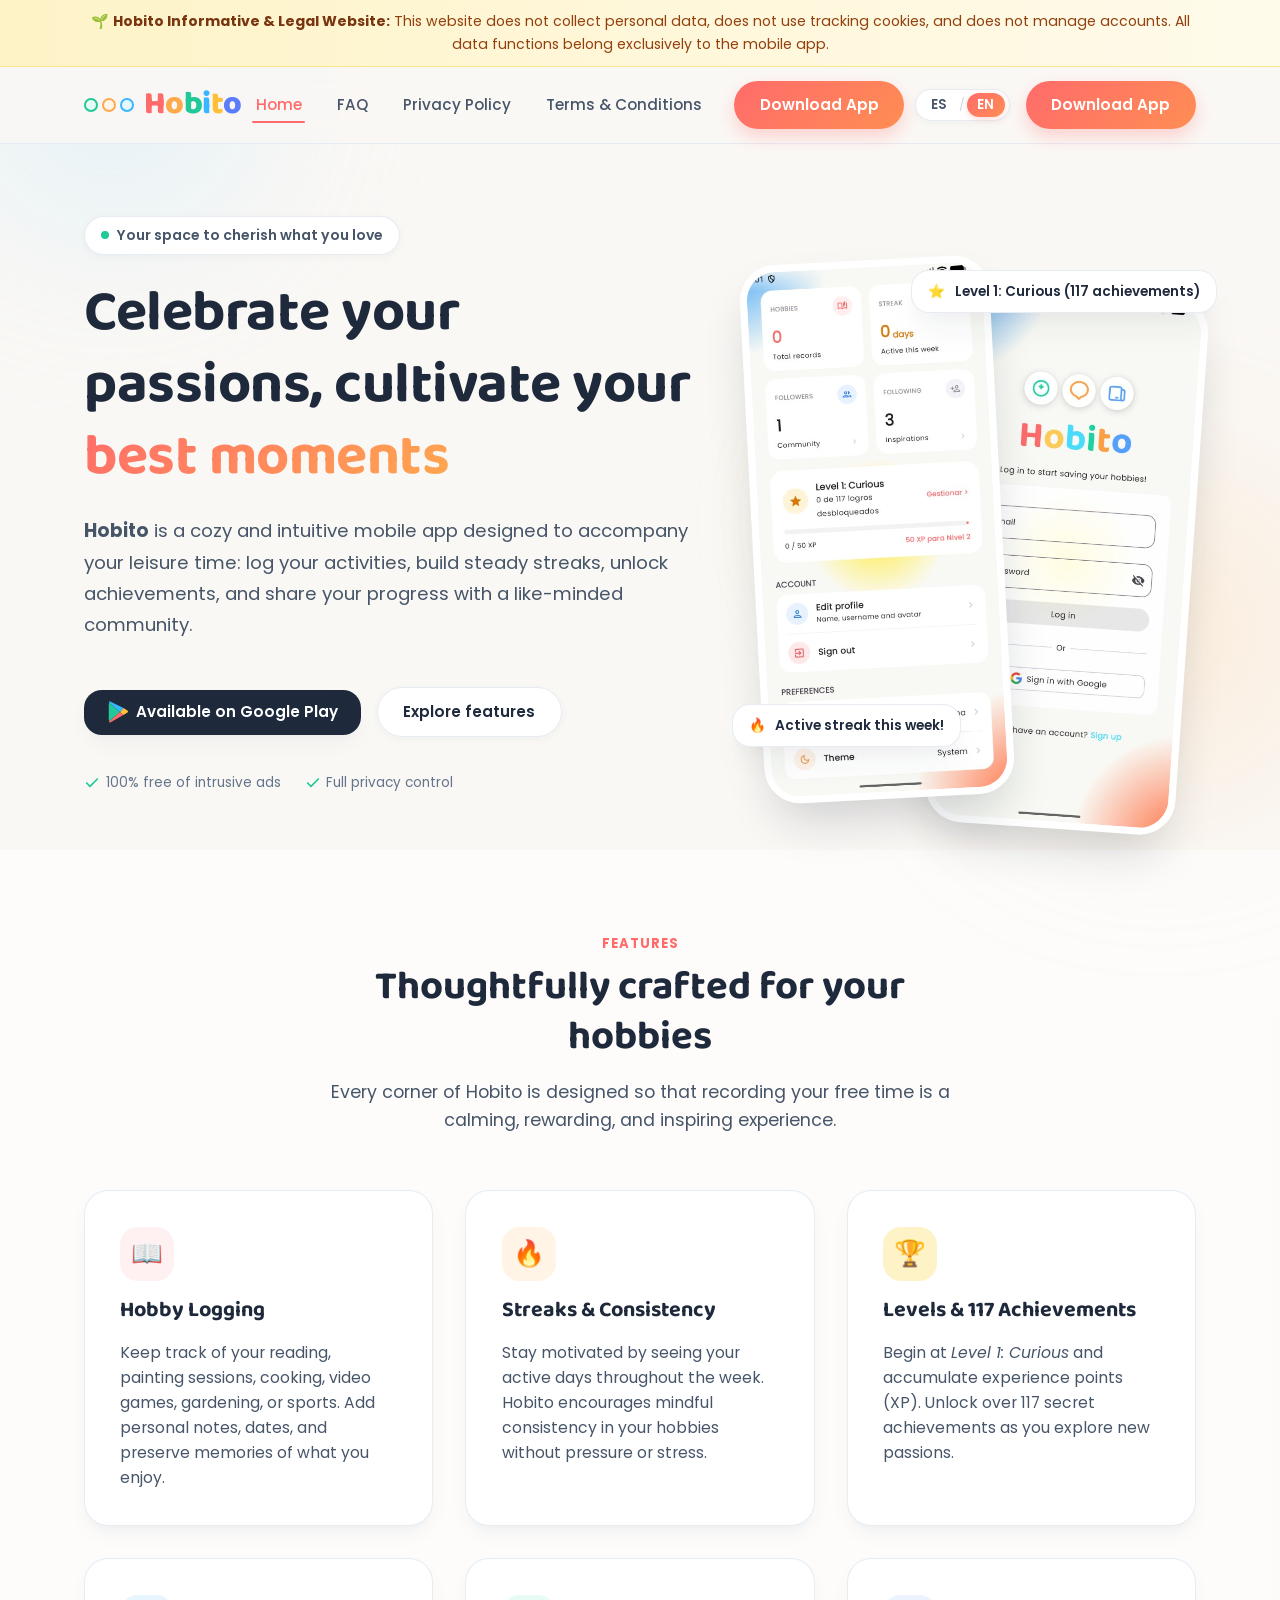
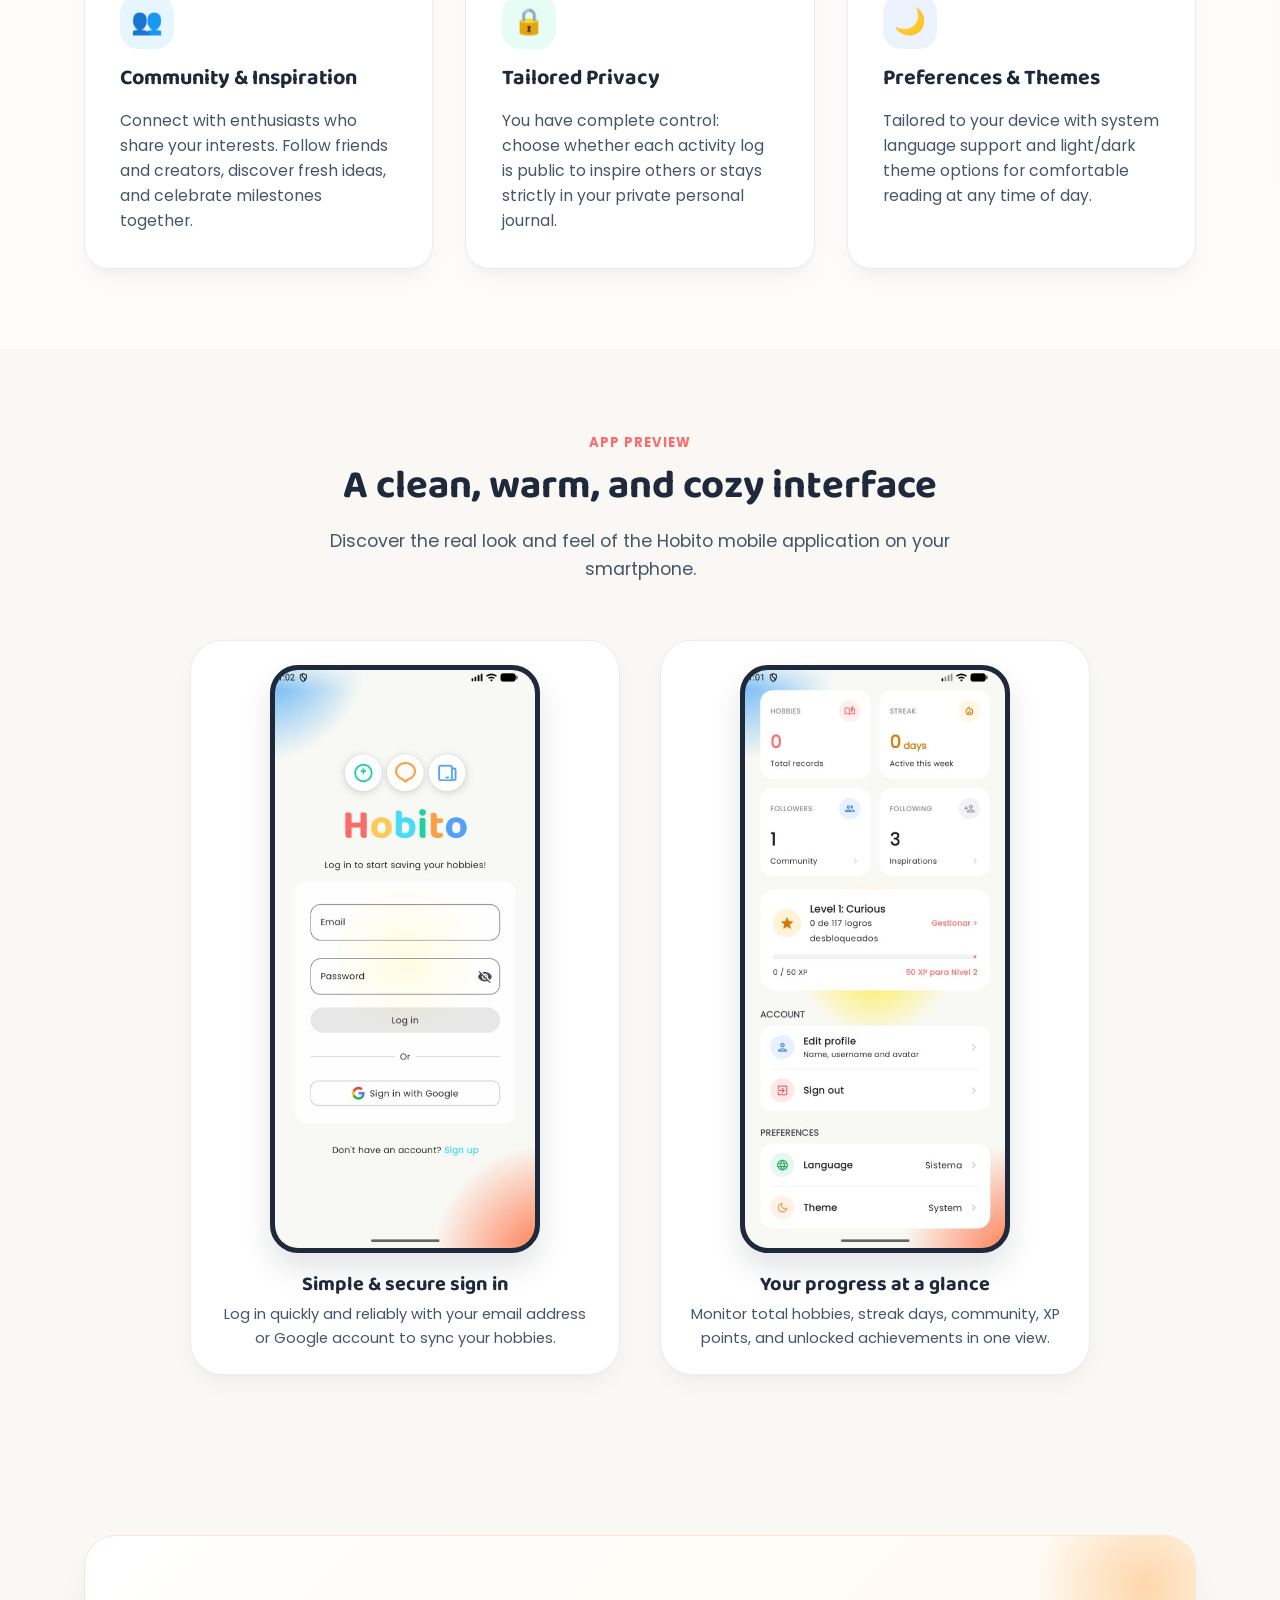
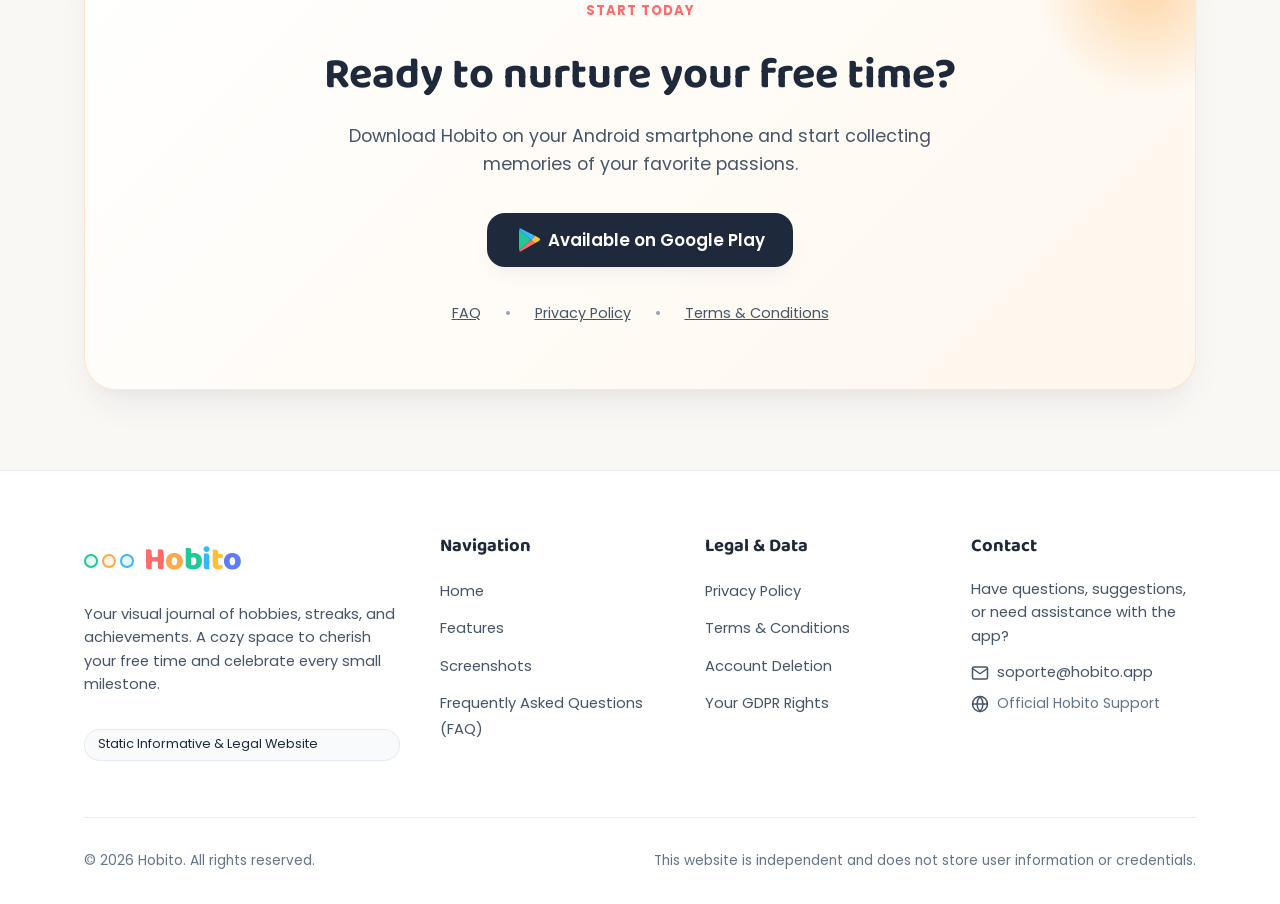
<file: index.html>
<!DOCTYPE html>
<html lang="es">
<head>
  <meta charset="UTF-8">
  <meta name="viewport" content="width=device-width, initial-scale=1.0">
  <title>Hobito - Tu diario de hobbies, rachas y logros</title>
  <meta name="description" content="Hobito es la aplicación móvil para el registro y seguimiento de tus hobbies y aficiones. Controla tus rachas, desbloquea logros y comparte tu inspiración." data-i18n-desc="meta.index_desc">
  <meta name="keywords" content="Hobito, hobbies, seguimiento de hobbies, app de hábitos, rachas, logros, actividades personales">
  <meta name="author" content="Hobito">
  <meta name="robots" content="index, follow">

  <!-- Open Graph / Redes Sociales -->
  <meta property="og:type" content="website">
  <meta property="og:url" content="https://hobito.app/">
  <meta property="og:title" content="Hobito - Tu diario de hobbies, rachas y logros">
  <meta property="og:description" content="Descubre Hobito, la app móvil para registrar aficiones, medir rachas, desbloquear logros y conectar con entusiastas.">
  <meta property="og:image" content="assets/images/og-image.svg">

  <!-- Twitter Card -->
  <meta name="twitter:card" content="summary_large_image">
  <meta name="twitter:title" content="Hobito - App de seguimiento de hobbies">
  <meta name="twitter:description" content="Registra tus aficiones, desbloquea logros y cuida tu tiempo personal con Hobito.">
  <meta name="twitter:image" content="assets/images/og-image.svg">

  <!-- Favicon -->
  <link rel="icon" type="image/svg+xml" href="favicon.svg">
  <link rel="apple-touch-icon" href="favicon.svg">

  <!-- Estilos compartidos -->
  <link rel="stylesheet" href="assets/css/styles.css">
</head>
<body data-i18n-title="meta.index_title">

  <!-- Destellos ambientales inspirados en el diseño de la app -->
  <div class="ambient-glow ambient-glow-top-left" aria-hidden="true"></div>
  <div class="ambient-glow ambient-glow-bottom-right" aria-hidden="true"></div>
  <div class="ambient-glow ambient-glow-center" aria-hidden="true"></div>

  <!-- Banner informativo sobre naturaleza legal y estática -->
  <aside class="legal-disclaimer-banner" role="note">
    <div class="container" data-i18n-html="banner.disclaimer">
      🌱 <strong>Web informativa y legal de Hobito:</strong> Esta web no recopila datos personales, no utiliza cookies de seguimiento ni gestiona cuentas. Todas las funciones de datos corresponden exclusivamente a la app móvil.
    </div>
  </aside>

  <!-- Barra de navegación principal -->
  <header class="site-header">
    <div class="container navbar">
      <a href="index.html" class="brand-logo" aria-label="Hobito - Inicio">
        <div class="brand-bubbles" aria-hidden="true">
          <span class="bubble-mini bubble-mint"></span>
          <span class="bubble-mini bubble-orange"></span>
          <span class="bubble-mini bubble-blue"></span>
        </div>
        <div class="brand-text">
          <span class="c-h">H</span><span class="c-o1">o</span><span class="c-b">b</span><span class="c-i">i</span><span class="c-t">t</span><span class="c-o2">o</span>
        </div>
      </a>

      <!-- Menú de enlaces -->
      <nav id="primary-nav" class="nav-menu" aria-label="Navegación principal">
        <a href="index.html" class="nav-link active" aria-current="page" data-i18n="nav.home">Inicio</a>
        <a href="faq.html" class="nav-link" data-i18n="nav.faq">FAQ</a>
        <a href="privacy-policy.html" class="nav-link" data-i18n="nav.privacy">Política de Privacidad</a>
        <a href="terms-and-conditions.html" class="nav-link" data-i18n="nav.terms">Términos y Condiciones</a>
        
        <div class="nav-cta-mobile">
          <a href="#descargar" class="btn btn-primary" style="width: 100%;" data-i18n="nav.download">Descargar App</a>
        </div>
      </nav>

      <!-- Acciones de cabecera: selector de idioma + botón CTA + toggle móvil -->
      <div class="nav-actions">
        <!-- Selector de idioma (ES / EN) -->
        <div class="lang-switcher" role="group" aria-label="Selector de idioma / Language selector">
          <button type="button" class="lang-btn active" data-lang="es" aria-pressed="true">ES</button>
          <span class="lang-divider">/</span>
          <button type="button" class="lang-btn" data-lang="en" aria-pressed="false">EN</button>
        </div>

        <div class="nav-cta">
          <a href="#descargar" class="btn btn-primary" data-i18n="nav.download">Descargar App</a>
        </div>

        <!-- Botón hamburguesa móvil -->
        <button class="nav-toggle" aria-label="Abrir menú de navegación" aria-expanded="false" aria-controls="primary-nav">
          <span></span>
          <span></span>
          <span></span>
        </button>
      </div>
    </div>
  </header>

  <main id="main-content">
    <!-- Hero Section -->
    <section class="hero">
      <div class="container hero-grid">
        <div class="hero-content">
          <div class="pill-tag">
            <span class="icon-dot"></span>
            <span data-i18n="index.hero_tag">Tu espacio para registrar lo que amas</span>
          </div>

          <h1 class="hero-title" data-i18n-html="index.hero_title">
            Celebra tus aficiones, cultiva tus <span class="highlight-gradient">mejores momentos</span>
          </h1>

          <p class="hero-description" data-i18n-html="index.hero_desc">
            <strong>Hobito</strong> es una aplicación móvil acogedora e intuitiva diseñada para acompañarte en tu tiempo libre: guarda tus actividades, construye rachas constantes, desbloquea logros y comparte tu progreso con una comunidad afín.
          </p>

          <div class="hero-actions">
            <!-- Enlace a Google Play Store configurable -->
            <a href="https://play.google.com/store/apps/details?id=com.hobito.app" class="btn btn-play-store" data-play-store-link target="_blank" rel="noopener noreferrer" aria-label="Descargar Hobito en Google Play Store">
              <svg width="22" height="22" viewBox="0 0 24 24" fill="none" xmlns="http://www.w3.org/2000/svg" aria-hidden="true">
                <path d="M3.6 1.8L15.3 12L3.6 22.2C3.2 21.8 3 21.1 3 20.3V3.7C3 2.9 3.2 2.2 3.6 1.8Z" fill="#20C997"/>
                <path d="M15.3 12L19 15.2L23 12.9C24.4 12.1 24.4 10.8 23 10L19 7.7L15.3 12Z" fill="#FFC038"/>
                <path d="M3.6 1.8L15.3 12L19 7.7L4.6 0.6C4.2 0.3 3.9 0.3 3.6 0.5C3.3 0.7 3.6 1.8 3.6 1.8Z" fill="#38B6FF"/>
                <path d="M3.6 22.2L15.3 12L19 15.2L4.6 23.4C3.8 23.8 3.2 23.3 3.6 22.2Z" fill="#FF6B6B"/>
              </svg>
              <span data-i18n="index.play_store">Disponible en Google Play</span>
            </a>

            <a href="#caracteristicas" class="btn btn-secondary" data-i18n="index.explore_features">
              Explorar funciones
            </a>
          </div>

          <div class="hero-notes">
            <span class="hero-note-item">
              <svg width="16" height="16" viewBox="0 0 24 24" fill="none" stroke="#20C997" stroke-width="2.5" stroke-linecap="round" stroke-linejoin="round" aria-hidden="true"><polyline points="20 6 9 17 4 12"></polyline></svg>
              <span data-i18n="index.note_ads">100% libre de anuncios invasivos</span>
            </span>
            <span class="hero-note-item">
              <svg width="16" height="16" viewBox="0 0 24 24" fill="none" stroke="#20C997" stroke-width="2.5" stroke-linecap="round" stroke-linejoin="round" aria-hidden="true"><polyline points="20 6 9 17 4 12"></polyline></svg>
              <span data-i18n="index.note_privacy">Control total de privacidad</span>
            </span>
          </div>
        </div>

        <!-- Visual Mockup con capturas reales -->
        <div class="hero-mockup-wrapper">
          <div class="screens-duo">
            <!-- Captura de Perfil y Niveles -->
            <div class="phone-card phone-card-front">
              <img src="assets/images/app-profile.jpg" alt="Pantalla de perfil, estadísticas y niveles en Hobito" width="250" height="540" loading="eager">
            </div>

            <!-- Captura de Bienvenida y Login -->
            <div class="phone-card phone-card-back">
              <img src="assets/images/app-login.jpg" alt="Pantalla de inicio de sesión de Hobito" width="250" height="540" loading="lazy">
            </div>

            <!-- Badges flotantes -->
            <div class="floating-badge floating-badge-1">
              <span>🔥</span>
              <span data-i18n="index.badge_streak">¡Racha activa esta semana!</span>
            </div>

            <div class="floating-badge floating-badge-2">
              <span>⭐</span>
              <span data-i18n="index.badge_level">Nivel 1: Curious (117 logros)</span>
            </div>
          </div>
        </div>
      </div>
    </section>

    <!-- Sección de Funcionalidades Principales -->
    <section id="caracteristicas" class="section section-muted">
      <div class="container">
        <div class="section-header">
          <span class="section-badge" data-i18n="index.features_badge">Funcionalidades</span>
          <h2 class="section-title" data-i18n="index.features_title">Diseñado con mimo para tus aficiones</h2>
          <p class="section-subtitle" data-i18n="index.features_subtitle">
            Cada rincón de Hobito está pensado para que registrar tu tiempo libre sea un momento de desconexión gratificante y motivador.
          </p>
        </div>

        <div class="features-grid">
          <!-- Card 1 -->
          <article class="feature-card">
            <div class="feature-icon-box icon-box-coral">
              <span>📖</span>
            </div>
            <h3 class="feature-title" data-i18n="index.f1_title">Registro de Hobbies</h3>
            <p class="feature-text" data-i18n="index.f1_text">
              Lleva la cuenta de tus lecturas, sesiones de pintura, cocina, videojuegos, jardinería o deporte. Añade notas, fechas y conserva la memoria de lo que disfrutas hacer.
            </p>
          </article>

          <!-- Card 2 -->
          <article class="feature-card">
            <div class="feature-icon-box icon-box-peach">
              <span>🔥</span>
            </div>
            <h3 class="feature-title" data-i18n="index.f2_title">Rachas y Constancia</h3>
            <p class="feature-text" data-i18n="index.f2_text">
              Mantén el ritmo viendo tus días activos en la semana. Hobito te ayuda a cuidar la constancia en tus aficiones sin presiones ni métricas estresantes.
            </p>
          </article>

          <!-- Card 3 -->
          <article class="feature-card">
            <div class="feature-icon-box icon-box-amber">
              <span>🏆</span>
            </div>
            <h3 class="feature-title" data-i18n="index.f3_title">Niveles y 117 Logros</h3>
            <p class="feature-text" data-i18n-html="index.f3_text">
              Comienza en <em>Level 1: Curious</em> y acumula puntos de experiencia (XP). Desbloquea más de 117 logros secretos a medida que exploras nuevas pasiones.
            </p>
          </article>

          <!-- Card 4 -->
          <article class="feature-card">
            <div class="feature-icon-box icon-box-sky">
              <span>👥</span>
            </div>
            <h3 class="feature-title" data-i18n="index.f4_title">Comunidad e Inspiración</h3>
            <p class="feature-text" data-i18n="index.f4_text">
              Conecta con personas que comparten tus intereses. Sigue a amigos y creadores, encuentra nuevas ideas y celebra los logros alcanzados.
            </p>
          </article>

          <!-- Card 5 -->
          <article class="feature-card">
            <div class="feature-icon-box icon-box-mint">
              <span>🔒</span>
            </div>
            <h3 class="feature-title" data-i18n="index.f5_title">Privacidad a tu Medida</h3>
            <p class="feature-text" data-i18n="index.f5_text">
              Tú tienes el control absoluto: elige si cada registro de actividad es público para inspirar a otros o permanece estrictamente en tu diario personal privado.
            </p>
          </article>

          <!-- Card 6 -->
          <article class="feature-card">
            <div class="feature-icon-box icon-box-royal">
              <span>🌙</span>
            </div>
            <h3 class="feature-title" data-i18n="index.f6_title">Preferencias y Modos</h3>
            <p class="feature-text" data-i18n="index.f6_text">
              Adaptado a tu dispositivo con selector de idioma del sistema y soporte para temas claro y oscuro, para que disfrutes de una lectura descansada a cualquier hora.
            </p>
          </article>
        </div>
      </div>
    </section>

    <!-- Sección de Capturas de Pantalla -->
    <section id="capturas" class="section screenshots-section">
      <div class="container">
        <div class="section-header">
          <span class="section-badge" data-i18n="index.screens_badge">Vistazo a la App</span>
          <h2 class="section-title" data-i18n="index.screens_title">Una interfaz limpia, cálida y acogedora</h2>
          <p class="section-subtitle" data-i18n="index.screens_subtitle">
            Descubre el aspecto real de la aplicación Hobito en tu smartphone.
          </p>
        </div>

        <div class="screenshots-grid">
          <!-- Captura 1 -->
          <div class="screenshot-item">
            <div class="screenshot-frame">
              <img src="assets/images/app-login.jpg" alt="Captura de pantalla de bienvenida y login en Hobito" width="270" height="580" loading="lazy">
            </div>
            <div class="screenshot-caption">
              <h4 data-i18n="index.screen1_title">Acceso sencillo y seguro</h4>
              <p data-i18n="index.screen1_desc">Inicia sesión con tu correo electrónico o cuenta de Google de forma rápida y confiable.</p>
            </div>
          </div>

          <!-- Captura 2 -->
          <div class="screenshot-item">
            <div class="screenshot-frame">
              <img src="assets/images/app-profile.jpg" alt="Captura de pantalla del perfil y niveles de Hobito" width="270" height="580" loading="lazy">
            </div>
            <div class="screenshot-caption">
              <h4 data-i18n="index.screen2_title">Tu progreso en un vistazo</h4>
              <p data-i18n="index.screen2_desc">Monitorea hobbies totales, días de racha, comunidad, XP y logros desbloqueados.</p>
            </div>
          </div>
        </div>
      </div>
    </section>

    <!-- Sección de Llamada a la Acción (CTA Descarga) -->
    <section id="descargar" class="section">
      <div class="container">
        <div class="cta-box">
          <div class="cta-inner">
            <span class="section-badge" data-i18n="index.cta_badge">Empieza hoy</span>
            <h2 class="cta-title" data-i18n="index.cta_title">¿Listo para cuidar tu tiempo libre?</h2>
            <p class="cta-text" data-i18n="index.cta_desc">
              Descarga Hobito en tu móvil Android y comienza a recopilar los recuerdos de tus pasiones favoritas.
            </p>

            <a href="https://play.google.com/store/apps/details?id=com.hobito.app" class="btn btn-play-store" data-play-store-link target="_blank" rel="noopener noreferrer" style="font-size: 1.05rem; padding: 0.85rem 1.8rem;">
              <svg width="24" height="24" viewBox="0 0 24 24" fill="none" xmlns="http://www.w3.org/2000/svg" aria-hidden="true">
                <path d="M3.6 1.8L15.3 12L3.6 22.2C3.2 21.8 3 21.1 3 20.3V3.7C3 2.9 3.2 2.2 3.6 1.8Z" fill="#20C997"/>
                <path d="M15.3 12L19 15.2L23 12.9C24.4 12.1 24.4 10.8 23 10L19 7.7L15.3 12Z" fill="#FFC038"/>
                <path d="M3.6 1.8L15.3 12L19 7.7L4.6 0.6C4.2 0.3 3.9 0.3 3.6 0.5C3.3 0.7 3.6 1.8 3.6 1.8Z" fill="#38B6FF"/>
                <path d="M3.6 22.2L15.3 12L19 15.2L4.6 23.4C3.8 23.8 3.2 23.3 3.6 22.2Z" fill="#FF6B6B"/>
              </svg>
              <span data-i18n="index.play_store">Disponible en Google Play</span>
            </a>

            <div style="display: flex; gap: 1.5rem; flex-wrap: wrap; justify-content: center; margin-top: 1rem; font-size: 0.9rem;">
              <a href="faq.html" style="color: var(--text-secondary); text-decoration: underline;" data-i18n="nav.faq">Preguntas Frecuentes</a>
              <span style="color: var(--text-light);">•</span>
              <a href="privacy-policy.html" style="color: var(--text-secondary); text-decoration: underline;" data-i18n="nav.privacy">Política de Privacidad</a>
              <span style="color: var(--text-light);">•</span>
              <a href="terms-and-conditions.html" style="color: var(--text-secondary); text-decoration: underline;" data-i18n="nav.terms">Términos y Condiciones</a>
            </div>
          </div>
        </div>
      </div>
    </section>
  </main>

  <!-- Pie de página común -->
  <footer class="site-footer">
    <div class="container">
      <div class="footer-grid">
        <!-- Columna 1: Marca -->
        <div class="footer-brand">
          <a href="index.html" class="brand-logo" aria-label="Hobito - Inicio">
            <div class="brand-bubbles" aria-hidden="true">
              <span class="bubble-mini bubble-mint"></span>
              <span class="bubble-mini bubble-orange"></span>
              <span class="bubble-mini bubble-blue"></span>
            </div>
            <div class="brand-text">
              <span class="c-h">H</span><span class="c-o1">o</span><span class="c-b">b</span><span class="c-i">i</span><span class="c-t">t</span><span class="c-o2">o</span>
            </div>
          </a>
          <p class="footer-description" data-i18n="footer.brand_desc">
            Tu diario visual de aficiones, rachas y logros. Un lugar acogedor donde valorar tu tiempo libre y celebrar cada pequeño avance.
          </p>
          <span class="footer-legal-tag" data-i18n="footer.legal_tag">Web Informativa y Legal Estática</span>
        </div>

        <!-- Columna 2: Navegación -->
        <div>
          <h4 class="footer-col-title" data-i18n="footer.nav_title">Navegación</h4>
          <ul class="footer-links">
            <li><a href="index.html" class="footer-link" data-i18n="nav.home">Inicio</a></li>
            <li><a href="#caracteristicas" class="footer-link" data-i18n="footer.features">Funcionalidades</a></li>
            <li><a href="#capturas" class="footer-link" data-i18n="footer.screenshots">Capturas</a></li>
            <li><a href="faq.html" class="footer-link" data-i18n="footer.faq">Preguntas Frecuentes (FAQ)</a></li>
          </ul>
        </div>

        <!-- Columna 3: Información Legal -->
        <div>
          <h4 class="footer-col-title" data-i18n="footer.legal_title">Legalidad y Datos</h4>
          <ul class="footer-links">
            <li><a href="privacy-policy.html" class="footer-link" data-i18n="footer.privacy">Política de Privacidad</a></li>
            <li><a href="terms-and-conditions.html" class="footer-link" data-i18n="footer.terms">Términos y Condiciones</a></li>
            <li><a href="privacy-policy.html#eliminacion-cuenta" class="footer-link" data-i18n="footer.delete_account">Eliminación de Cuenta</a></li>
            <li><a href="privacy-policy.html#derechos-rgpd" class="footer-link" data-i18n="footer.gdpr_rights">Tus Derechos RGPD</a></li>
          </ul>
        </div>

        <!-- Columna 4: Contacto y Soporte -->
        <div>
          <h4 class="footer-col-title" data-i18n="footer.contact_title">Contacto</h4>
          <p class="footer-description" style="margin-bottom: 0.8rem;" data-i18n="footer.contact_desc">
            ¿Tienes dudas, sugerencias o necesitas asistencia sobre la app?
          </p>
          <!-- Correo configurable -->
          <div class="footer-contact-item">
            <svg width="18" height="18" viewBox="0 0 24 24" fill="none" stroke="currentColor" stroke-width="2" stroke-linecap="round" stroke-linejoin="round" aria-hidden="true"><path d="M4 4h16c1.1 0 2 .9 2 2v12c0 1.1-.9 2-2 2H4c-1.1 0-2-.9-2-2V6c0-1.1.9-2 2-2z"></path><polyline points="22,6 12,13 2,6"></polyline></svg>
            <a href="mailto:soporte@hobito.app" class="footer-link">soporte@hobito.app</a>
          </div>
          <div class="footer-contact-item">
            <svg width="18" height="18" viewBox="0 0 24 24" fill="none" stroke="currentColor" stroke-width="2" stroke-linecap="round" stroke-linejoin="round" aria-hidden="true"><circle cx="12" cy="12" r="10"></circle><line x1="2" y1="12" x2="22" y2="12"></line><path d="M12 2a15.3 15.3 0 0 1 4 10 15.3 15.3 0 0 1-4 10 15.3 15.3 0 0 1-4-10 15.3 15.3 0 0 1 4-10z"></path></svg>
            <span style="color: var(--text-muted); font-size: 0.88rem;" data-i18n="footer.support_label">Soporte oficial Hobito</span>
          </div>
        </div>
      </div>

      <div class="footer-bottom">
        <div>
          © <span id="current-year">2026</span> Hobito. <span data-i18n="footer.rights_reserved">Todos los derechos reservados.</span>
        </div>
        <div data-i18n="footer.disclaimer_bottom">
          Esta web es independiente y no almacena información de usuario ni credenciales.
        </div>
      </div>
    </div>
  </footer>

  <!-- Scripts: diccionario de traducciones, motor i18n y scripts principales -->
  <script src="assets/js/translations.js"></script>
  <script src="assets/js/i18n.js"></script>
  <script src="assets/js/main.js"></script>
</body>
</html>
</file>
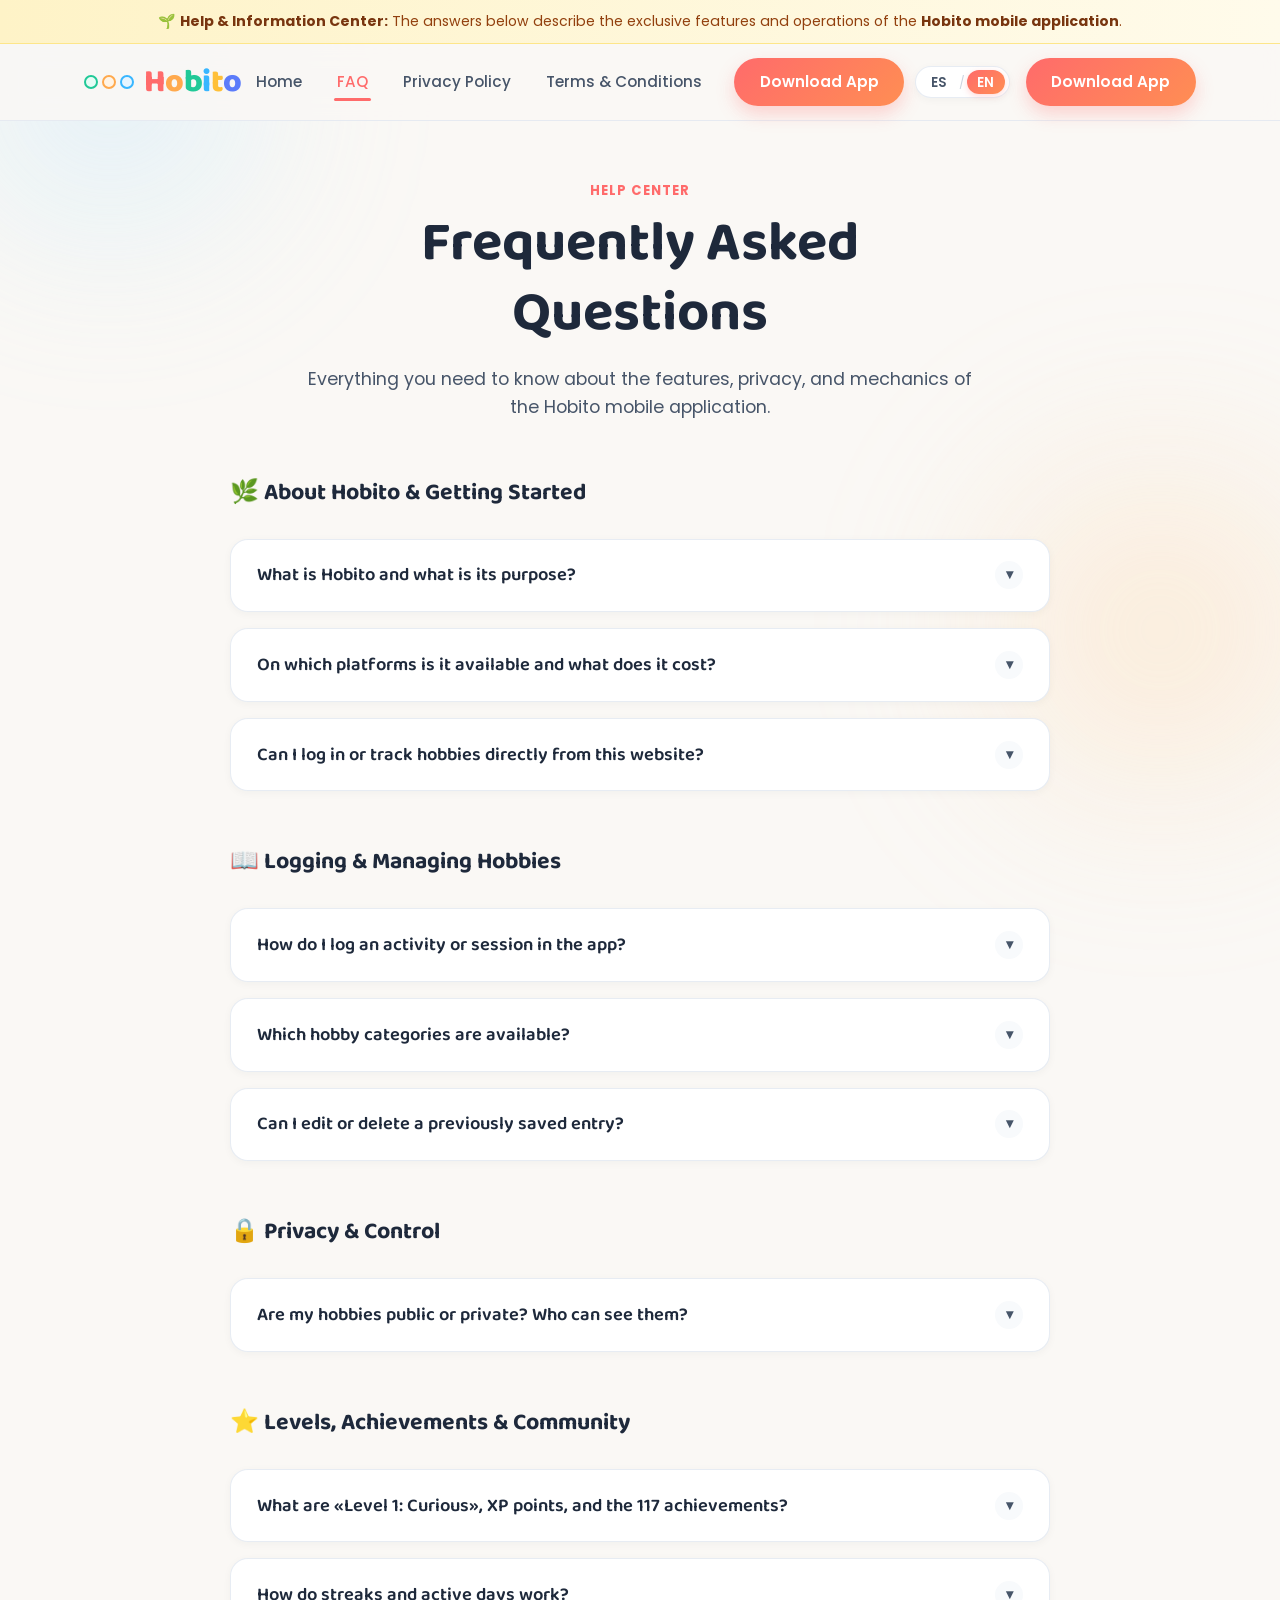
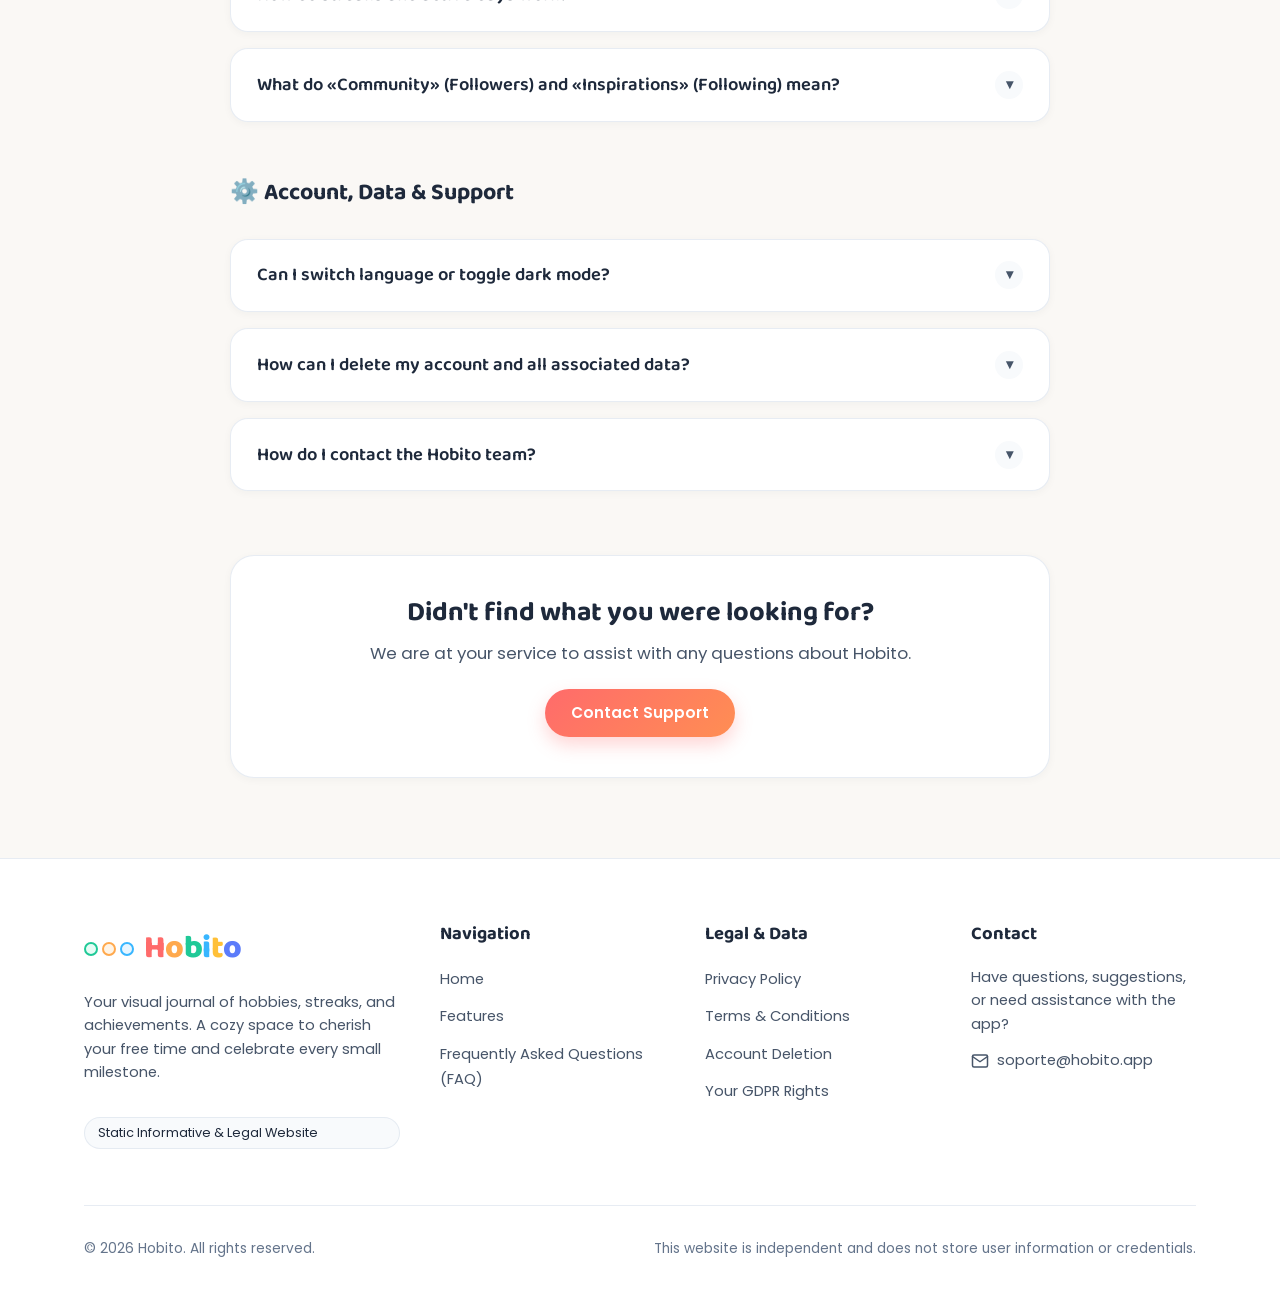
<file: faq/index.html>
<!DOCTYPE html>
<html lang="es">
<head>
  <meta charset="UTF-8">
  <meta name="viewport" content="width=device-width, initial-scale=1.0">
  <title>Preguntas Frecuentes (FAQ) - Hobito</title>
  <meta name="description" content="Encuentra respuestas a las dudas más comunes sobre la aplicación móvil Hobito: registro de aficiones, privacidad, niveles, logros, comunidad y soporte." data-i18n-desc="meta.faq_desc">
  <meta name="robots" content="index, follow">

  <!-- Open Graph -->
  <meta property="og:type" content="article">
  <meta property="og:title" content="Preguntas Frecuentes (FAQ) - Hobito">
  <meta property="og:description" content="Resolvemos todas tus dudas sobre el funcionamiento de Hobito, el registro de hobbies, logros y gestión de tu cuenta.">
  <meta property="og:image" content="../assets/images/og-image.svg">

  <!-- Favicon -->
  <link rel="icon" type="image/svg+xml" href="../favicon.svg">
  <link rel="apple-touch-icon" href="../favicon.svg">

  <!-- Estilos compartidos -->
  <link rel="stylesheet" href="../assets/css/styles.css">
</head>
<body data-i18n-title="meta.faq_title">

  <div class="ambient-glow ambient-glow-top-left" aria-hidden="true"></div>
  <div class="ambient-glow ambient-glow-bottom-right" aria-hidden="true"></div>

  <!-- Banner informativo -->
  <aside class="legal-disclaimer-banner" role="note">
    <div class="container" data-i18n-html="banner.faq_disclaimer">
      🌱 <strong>Centro de ayuda informativa:</strong> Las respuestas a continuación explican el funcionamiento exclusivo de la <strong>aplicación móvil Hobito</strong>.
    </div>
  </aside>

  <!-- Barra de navegación -->
  <header class="site-header">
    <div class="container navbar">
      <a href="../index.html" class="brand-logo" aria-label="Hobito - Inicio">
        <div class="brand-bubbles" aria-hidden="true">
          <span class="bubble-mini bubble-mint"></span>
          <span class="bubble-mini bubble-orange"></span>
          <span class="bubble-mini bubble-blue"></span>
        </div>
        <div class="brand-text">
          <span class="c-h">H</span><span class="c-o1">o</span><span class="c-b">b</span><span class="c-i">i</span><span class="c-t">t</span><span class="c-o2">o</span>
        </div>
      </a>

      <!-- Menú de enlaces -->
      <nav id="primary-nav" class="nav-menu" aria-label="Navegación principal">
        <a href="../index.html" class="nav-link" data-i18n="nav.home">Inicio</a>
        <a href="../faq/" class="nav-link active" aria-current="page" data-i18n="nav.faq">FAQ</a>
        <a href="../privacy-policy/" class="nav-link" data-i18n="nav.privacy">Política de Privacidad</a>
        <a href="../terms-and-conditions/" class="nav-link" data-i18n="nav.terms">Términos y Condiciones</a>
        <div class="nav-cta-mobile">
          <a href="index.html#descargar" class="btn btn-primary" style="width: 100%;" data-i18n="nav.download">Descargar App</a>
        </div>
      </nav>

      <!-- Acciones de cabecera: selector de idioma + botón CTA + toggle móvil -->
      <div class="nav-actions">
        <!-- Selector de idioma (ES / EN) -->
        <div class="lang-switcher" role="group" aria-label="Selector de idioma / Language selector">
          <button type="button" class="lang-btn active" data-lang="es" aria-pressed="true">ES</button>
          <span class="lang-divider">/</span>
          <button type="button" class="lang-btn" data-lang="en" aria-pressed="false">EN</button>
        </div>

        <div class="nav-cta">
          <a href="index.html#descargar" class="btn btn-primary" data-i18n="nav.download">Descargar App</a>
        </div>

        <!-- Botón hamburguesa móvil -->
        <button class="nav-toggle" aria-label="Abrir menú de navegación" aria-expanded="false" aria-controls="primary-nav">
          <span></span>
          <span></span>
          <span></span>
        </button>
      </div>
    </div>
  </header>

  <main id="main-content" class="legal-wrapper">
    <div class="container">
      
      <div class="section-header">
        <span class="section-badge" data-i18n="faq.badge">Centro de Ayuda</span>
        <h1 class="section-title" data-i18n="faq.title">Preguntas Frecuentes</h1>
        <p class="section-subtitle" data-i18n="faq.subtitle">
          Todo lo que necesitas saber sobre el funcionamiento, privacidad y características de la aplicación móvil Hobito.
        </p>
      </div>

      <div class="faq-container">

        <!-- CATEGORÍA 1: SOBRE HOBITO Y PRIMEROS PASOS -->
        <h2 class="faq-category-title" data-i18n="faq.cat1_title">
          🌿 Sobre Hobito y Primeros Pasos
        </h2>

        <!-- Item 1: Qué es Hobito -->
        <div class="accordion-item" id="faq-que-es">
          <button class="accordion-header" aria-expanded="false" aria-controls="faq-desc-que-es">
            <span data-i18n="faq.q1">¿Qué es Hobito y cuál es su objetivo?</span>
            <span class="accordion-icon" aria-hidden="true">▾</span>
          </button>
          <div id="faq-desc-que-es" class="accordion-body">
            <div class="accordion-content" data-i18n-html="faq.a1">
              <p>
                <strong>Hobito</strong> es una aplicación móvil diseñada como diario y compañero para tus actividades de ocio y aficiones («hobbies»). Te permite llevar un registro visual y ordenado de lo que te gusta hacer en tu tiempo libre (lectura, deporte, arte, música, jardinería, etc.), mantener la constancia mediante rachas semanales, ganar experiencia y desbloquear logros lúdicos.
              </p>
              <p>
                A diferencia de las redes sociales tradicionales saturadas de ruido, Hobito está pensada para ser un espacio tranquilo, acogedor y motivador centrado en tu disfrute personal.
              </p>
            </div>
          </div>
        </div>

        <!-- Item 2: Plataformas y coste -->
        <div class="accordion-item" id="faq-plataformas">
          <button class="accordion-header" aria-expanded="false" aria-controls="faq-desc-plataformas">
            <span data-i18n="faq.q2">¿En qué plataformas está disponible y cuánto cuesta?</span>
            <span class="accordion-icon" aria-hidden="true">▾</span>
          </button>
          <div id="faq-desc-plataformas" class="accordion-body">
            <div class="accordion-content" data-i18n-html="faq.a2">
              <p>
                Hobito está disponible principalmente para dispositivos móviles Android a través de <strong>Google Play Store</strong>. La descarga y el uso de las funciones básicas de registro, niveles y rachas son accesibles de forma libre y gratuita.
              </p>
            </div>
          </div>
        </div>

        <!-- Item 3: Inicio de sesión en esta web vs app -->
        <div class="accordion-item" id="faq-web-independencia">
          <button class="accordion-header" aria-expanded="false" aria-controls="faq-desc-web-independencia">
            <span data-i18n="faq.q3">¿Puedo iniciar sesión o registrar hobbies desde esta página web?</span>
            <span class="accordion-icon" aria-hidden="true">▾</span>
          </button>
          <div id="faq-desc-web-independencia" class="accordion-body">
            <div class="accordion-content" data-i18n-html="faq.a3">
              <p>
                <strong>No.</strong> Este sitio web es exclusivamente informativo y legal. No dispone de backend, base de datos ni formularios de acceso.
              </p>
              <p>
                Toda la autenticación (por correo o con cuenta de Google), el registro de actividades y la gestión de tu perfil se realizan exclusivamente dentro de la <strong>aplicación móvil Hobito</strong> instalada en tu smartphone.
              </p>
            </div>
          </div>
        </div>

        <!-- CATEGORÍA 2: REGISTRO Y GESTIÓN DE HOBBIES -->
        <h2 class="faq-category-title" data-i18n="faq.cat2_title">
          📖 Registro y Gestión de Hobbies
        </h2>

        <!-- Item 4: Cómo registrar actividades -->
        <div class="accordion-item" id="faq-como-registrar">
          <button class="accordion-header" aria-expanded="false" aria-controls="faq-desc-como-registrar">
            <span data-i18n="faq.q4">¿Cómo se registra una actividad o sesión en la app?</span>
            <span class="accordion-icon" aria-hidden="true">▾</span>
          </button>
          <div id="faq-desc-como-registrar" class="accordion-body">
            <div class="accordion-content" data-i18n-html="faq.a4">
              <p>
                Registrar una actividad es muy sencillo:
              </p>
              <ol>
                <li>Abre la aplicación móvil Hobito en tu dispositivo.</li>
                <li>Pulsa el botón de añadir (icono <strong>+</strong>).</li>
                <li>Selecciona el hobby o actividad que has realizado.</li>
                <li>Añade la fecha, una breve nota o reflexión y, si lo deseas, una foto de tu avance.</li>
                <li>Elige si deseas que la publicación sea pública para la comunidad o privada solo para ti.</li>
                <li>Guarda el registro para sumar puntos de experiencia (XP) y actualizar tu contador de hobbies y rachas.</li>
              </ol>
            </div>
          </div>
        </div>

        <!-- Item 5: Categorías disponibles -->
        <div class="accordion-item" id="faq-categorias">
          <button class="accordion-header" aria-expanded="false" aria-controls="faq-desc-categorias">
            <span data-i18n="faq.q5">¿Qué categorías de hobbies están disponibles?</span>
            <span class="accordion-icon" aria-hidden="true">▾</span>
          </button>
          <div id="faq-desc-categorias" class="accordion-body">
            <div class="accordion-content" data-i18n-html="faq.a5">
              <p>
                Hobito contempla una amplia variedad de categorías para abarcar todo tipo de intereses creativos, físicos, culturales y relajantes:
              </p>
              <ul>
                <li><strong>Artes y Manualidades:</strong> Pintura, dibujo, ilustración digital, cerámica, costura, ganchillo, origami.</li>
                <li><strong>Lectura y Escritura:</strong> Libros leídos, novelas gráficas, escritura creativa, diarios.</li>
                <li><strong>Deporte y Bienestar:</strong> Ciclismo, senderismo, yoga, escalada, natación, running.</li>
                <li><strong>Gastronomía:</strong> Cocina creativa, repostería, barista de café, cata de té.</li>
                <li><strong>Naturaleza:</strong> Jardinería, botánica, cuidado de plantas de interior, ornitología.</li>
                <li><strong>Música y Escena:</strong> Guitarra, piano, ukelele, canto, teatro.</li>
                <li><strong>Ocio y Tecnología:</strong> Videojuegos, programación creativa, juegos de mesa, fotografía, maquetismo.</li>
              </ul>
              <p>
                Además, puedes crear o personalizar aficiones a tu gusto si tu pasión es muy específica.
              </p>
            </div>
          </div>
        </div>

        <!-- Item 6: Edición y eliminación de registros -->
        <div class="accordion-item" id="faq-editar-eliminar">
          <button class="accordion-header" aria-expanded="false" aria-controls="faq-desc-editar-eliminar">
            <span data-i18n="faq.q6">¿Puedo editar o eliminar un registro guardado previamente?</span>
            <span class="accordion-icon" aria-hidden="true">▾</span>
          </button>
          <div id="faq-desc-editar-eliminar" class="accordion-body">
            <div class="accordion-content" data-i18n-html="faq.a6">
              <p>
                <strong>Sí, por supuesto.</strong> Puedes acceder al historial de registros de cualquier hobby, seleccionar la entrada que deseas modificar y pulsar en «Editar» para corregir notas, fotos o fechas.
              </p>
              <p>
                Si prefieres suprimirla, selecciona la opción «Eliminar registro». La entrada desaparecerá de tus estadísticas de forma inmediata.
              </p>
            </div>
          </div>
        </div>

        <!-- CATEGORÍA 3: PRIVACIDAD Y VISIBILIDAD -->
        <h2 class="faq-category-title" data-i18n="faq.cat3_title">
          🔒 Privacidad y Control
        </h2>

        <!-- Item 7: Privacidad de los hobbies -->
        <div class="accordion-item" id="faq-privacidad-hobbies">
          <button class="accordion-header" aria-expanded="false" aria-controls="faq-desc-privacidad-hobbies">
            <span data-i18n="faq.q7">¿Mis hobbies son públicos o privados? ¿Quién puede verlos?</span>
            <span class="accordion-icon" aria-hidden="true">▾</span>
          </button>
          <div id="faq-desc-privacidad-hobbies" class="accordion-body">
            <div class="accordion-content" data-i18n-html="faq.a7">
              <p>
                <strong>Tú tienes el control total de cada registro:</strong>
              </p>
              <ul>
                <li><strong>Registros Privados:</strong> Por defecto o según tu elección, nadie más puede ver tus anotaciones personales, fechas íntimas ni fotos privadas. Se mantienen en tu diario seguro.</li>
                <li><strong>Registros Públicos:</strong> Si decides compartir una actividad como pública, aparecerá en el feed de inspiración de Hobito para que tus seguidores y otros miembros puedan descubrirla y animarte.</li>
              </ul>
              <p>
                Puedes cambiar el estado de cualquier registro de público a privado (y viceversa) en cualquier momento.
              </p>
            </div>
          </div>
        </div>

        <!-- CATEGORÍA 4: GAMIFICACIÓN, LOGROS Y COMUNIDAD -->
        <h2 class="faq-category-title" data-i18n="faq.cat4_title">
          ⭐ Niveles, Logros y Comunidad
        </h2>

        <!-- Item 8: Niveles y logros -->
        <div class="accordion-item" id="faq-niveles-logros">
          <button class="accordion-header" aria-expanded="false" aria-controls="faq-desc-niveles-logros">
            <span data-i18n="faq.q8">¿Qué es el «Level 1: Curious», los XP y los 117 logros?</span>
            <span class="accordion-icon" aria-hidden="true">▾</span>
          </button>
          <div id="faq-desc-niveles-logros" class="accordion-body">
            <div class="accordion-content" data-i18n-html="faq.a8">
              <p>
                Hobito integra una mecánica de gamificación diseñada para hacer tu tiempo libre más divertido:
              </p>
              <ul>
                <li><strong>Nivel y Puntos de Experiencia (XP):</strong> Al registrar tus aficiones y mantener hábitos sumas puntos XP. Todos los usuarios comienzan en <em>Level 1: Curious</em> (con 50 XP necesarios para alcanzar el Nivel 2) y van desbloqueando nuevos rangos conforme exploran el mundo de las aficiones.</li>
                <li><strong>117 Logros Desbloqueables:</strong> Hobito contiene 117 medallas e insignias secretas (por ejemplo: registrar tu primer hobby, mantener una racha de 7 días, explorar 3 categorías diferentes o documentar una sesión nocturna).</li>
              </ul>
              <p>
                <em>Nota legal:</em> Los puntos de experiencia, niveles y logros no tienen valor comercial ni canjeable por dinero real.
              </p>
            </div>
          </div>
        </div>

        <!-- Item 9: Rachas (Streaks) -->
        <div class="accordion-item" id="faq-rachas">
          <button class="accordion-header" aria-expanded="false" aria-controls="faq-desc-rachas">
            <span data-i18n="faq.q9">¿Cómo funcionan las rachas («Streak») y los días activos?</span>
            <span class="accordion-icon" aria-hidden="true">▾</span>
          </button>
          <div id="faq-desc-rachas" class="accordion-body">
            <div class="accordion-content" data-i18n-html="faq.a9">
              <p>
                La tarjeta de «STREAK» en tu perfil muestra el número de días que has dedicado tiempo a tus aficiones durante la semana activa. Dedicar unos minutos al día a lo que te apasiona ayuda a prevenir el estrés y fomenta el autocuidado constante.
              </p>
            </div>
          </div>
        </div>

        <!-- Item 10: Seguidores y recomendaciones -->
        <div class="accordion-item" id="faq-comunidad-seguidores">
          <button class="accordion-header" aria-expanded="false" aria-controls="faq-desc-comunidad-seguidores">
            <span data-i18n="faq.q10">¿Qué significan «Community» (Seguidores) e «Inspirations» (Seguidos)?</span>
            <span class="accordion-icon" aria-hidden="true">▾</span>
          </button>
          <div id="faq-desc-comunidad-seguidores" class="accordion-body">
            <div class="accordion-content" data-i18n-html="faq.a10">
              <p>
                En tu pantalla de perfil encontrarás dos métricas sociales:
              </p>
              <ul>
                <li><strong>Community (Followers):</strong> Usuarios que te siguen y aprecian las actividades y progresos que marcas como públicos.</li>
                <li><strong>Inspirations (Following):</strong> Personas cuyas aficiones o proyectos sigues para encontrar ideas, técnicas o inspiración para tus propios momentos de ocio.</li>
              </ul>
              <p>
                La sección de recomendaciones te muestra sugerencias afines a tus intereses sin algoritmos intrusivos ni venta de datos a anunciantes.
              </p>
            </div>
          </div>
        </div>

        <!-- CATEGORÍA 5: CUENTA, DATOS Y SOPORTE -->
        <h2 class="faq-category-title" data-i18n="faq.cat5_title">
          ⚙️ Cuenta, Datos y Asistencia
        </h2>

        <!-- Item 11: Idiomas y temas -->
        <div class="accordion-item" id="faq-idiomas-temas">
          <button class="accordion-header" aria-expanded="false" aria-controls="faq-desc-idiomas-temas">
            <span data-i18n="faq.q11">¿Puedo cambiar el idioma o el tema (modo oscuro)?</span>
            <span class="accordion-icon" aria-hidden="true">▾</span>
          </button>
          <div id="faq-desc-idiomas-temas" class="accordion-body">
            <div class="accordion-content" data-i18n-html="faq.a11">
              <p>
                Sí. Desde la sección de <strong>Preferences</strong> en la pantalla de perfil puedes ajustar:
              </p>
              <ul>
                <li><strong>Language:</strong> Selección de idioma preferido o detección automática del sistema.</li>
                <li><strong>Theme:</strong> Modo claro, modo oscuro o adaptación automática según la configuración de tu teléfono móvil.</li>
              </ul>
            </div>
          </div>
        </div>

        <!-- Item 12: Eliminación de cuenta -->
        <div class="accordion-item" id="faq-eliminar-cuenta">
          <button class="accordion-header" aria-expanded="false" aria-controls="faq-desc-eliminar-cuenta">
            <span data-i18n="faq.q12">¿Cómo puedo eliminar mi cuenta y todos mis datos de la app?</span>
            <span class="accordion-icon" aria-hidden="true">▾</span>
          </button>
          <div id="faq-desc-eliminar-cuenta" class="accordion-body">
            <div class="accordion-content" data-i18n-html="faq.a12">
              <p>
                Puedes eliminar tu cuenta en cualquier momento siguiendo estos pasos:
              </p>
              <ol>
                <li>En la app móvil Hobito, ve a la pestaña <strong>Account / Perfil</strong>.</li>
                <li>Selecciona la opción <strong>Eliminar cuenta</strong>.</li>
                <li>Confirma tu decisión. Todos tus hobbies, fotos, rachas, logros y credenciales se borrarán permanentemente de los servidores de la aplicación móvil.</li>
              </ol>
              <p>
                Si no tienes acceso a tu teléfono o prefieres solicitarlo manualmente, puedes enviar un correo desde la dirección con la que te registraste a <a href="mailto:soporte@hobito.app">soporte@hobito.app</a>. Consulta los detalles en nuestra <a href="privacy-policy.html#eliminacion-cuenta">Política de Privacidad</a>.
              </p>
            </div>
          </div>
        </div>

        <!-- Item 13: Contacto y soporte -->
        <div class="accordion-item" id="faq-contacto">
          <button class="accordion-header" aria-expanded="false" aria-controls="faq-desc-contacto">
            <span data-i18n="faq.q13">¿Cómo puedo contactar con el equipo de Hobito?</span>
            <span class="accordion-icon" aria-hidden="true">▾</span>
          </button>
          <div id="faq-desc-contacto" class="accordion-body">
            <div class="accordion-content" data-i18n-html="faq.a13">
              <p>
                Para cualquier consulta técnica, reporte de errores en la aplicación móvil, sugerencias o dudas legales, puedes escribir a nuestro canal oficial de soporte:
              </p>
              <p>
                📧 <strong>Correo de soporte:</strong> <a href="mailto:soporte@hobito.app">soporte@hobito.app</a>
              </p>
              <p>
                Respondemos a todas las consultas de la comunidad en un plazo habitual de 24 a 48 horas hábiles.
              </p>
            </div>
          </div>
        </div>

      </div>

      <!-- Caja de soporte inferior -->
      <div style="margin-top: 4rem; text-align: center; background: #FFFFFF; padding: 2.5rem; border-radius: var(--radius-lg); border: 1px solid var(--border-card); box-shadow: var(--shadow-sm); max-width: 820px; margin-left: auto; margin-right: auto;">
        <h3 style="margin-bottom: 0.6rem;" data-i18n="faq.bottom_title">¿No encontraste lo que buscabas?</h3>
        <p style="margin-bottom: 1.4rem;" data-i18n="faq.bottom_desc">
          Estamos a tu disposición para ayudarte con cualquier detalle sobre Hobito.
        </p>
        <a href="mailto:soporte@hobito.app" class="btn btn-primary" data-i18n="faq.bottom_btn">Contactar con Soporte</a>
      </div>

    </div>
  </main>

  <!-- Pie de página común -->
  <footer class="site-footer">
    <div class="container">
      <div class="footer-grid">
        <div class="footer-brand">
          <a href="../index.html" class="brand-logo" aria-label="Hobito - Inicio">
            <div class="brand-bubbles" aria-hidden="true">
              <span class="bubble-mini bubble-mint"></span>
              <span class="bubble-mini bubble-orange"></span>
              <span class="bubble-mini bubble-blue"></span>
            </div>
            <div class="brand-text">
              <span class="c-h">H</span><span class="c-o1">o</span><span class="c-b">b</span><span class="c-i">i</span><span class="c-t">t</span><span class="c-o2">o</span>
            </div>
          </a>
          <p class="footer-description" data-i18n="footer.brand_desc">
            Tu diario visual de aficiones, rachas y logros. Un espacio acogedor donde celebrar tu tiempo personal.
          </p>
          <span class="footer-legal-tag" data-i18n="footer.legal_tag">Web Informativa y Legal Estática</span>
        </div>

        <div>
          <h4 class="footer-col-title" data-i18n="footer.nav_title">Navegación</h4>
          <ul class="footer-links">
            <li><a href="../index.html" class="footer-link" data-i18n="nav.home">Inicio</a></li>
            <li><a href="index.html#caracteristicas" class="footer-link" data-i18n="footer.features">Funcionalidades</a></li>
            <li><a href="../faq/" class="footer-link" data-i18n="footer.faq">Preguntas Frecuentes (FAQ)</a></li>
          </ul>
        </div>

        <div>
          <h4 class="footer-col-title" data-i18n="footer.legal_title">Legalidad</h4>
          <ul class="footer-links">
            <li><a href="../privacy-policy/" class="footer-link" data-i18n="footer.privacy">Política de Privacidad</a></li>
            <li><a href="../terms-and-conditions/" class="footer-link" data-i18n="footer.terms">Términos y Condiciones</a></li>
            <li><a href="privacy-policy.html#eliminacion-cuenta" class="footer-link" data-i18n="footer.delete_account">Eliminación de Cuenta</a></li>
            <li><a href="privacy-policy.html#derechos-rgpd" class="footer-link" data-i18n="footer.gdpr_rights">Derechos RGPD</a></li>
          </ul>
        </div>

        <div>
          <h4 class="footer-col-title" data-i18n="footer.contact_title">Contacto</h4>
          <p class="footer-description" style="margin-bottom: 0.8rem;" data-i18n="footer.contact_desc">
            Escríbenos directamente:
          </p>
          <div class="footer-contact-item">
            <svg width="18" height="18" viewBox="0 0 24 24" fill="none" stroke="currentColor" stroke-width="2" stroke-linecap="round" stroke-linejoin="round" aria-hidden="true"><path d="M4 4h16c1.1 0 2 .9 2 2v12c0 1.1-.9 2-2 2H4c-1.1 0-2-.9-2-2V6c0-1.1.9-2 2-2z"></path><polyline points="22,6 12,13 2,6"></polyline></svg>
            <a href="mailto:soporte@hobito.app" class="footer-link">soporte@hobito.app</a>
          </div>
        </div>
      </div>

      <div class="footer-bottom">
        <div>
          © <span id="current-year">2026</span> Hobito. <span data-i18n="footer.rights_reserved">Todos los derechos reservados.</span>
        </div>
        <div data-i18n="footer.disclaimer_bottom">
          Esta web es independiente y no recopila información de usuario ni credenciales.
        </div>
      </div>
    </div>
  </footer>

  <!-- Scripts: diccionario de traducciones, motor i18n y scripts principales -->
  <script src="../assets/js/translations.js"></script>
  <script src="../assets/js/i18n.js"></script>
  <script src="../assets/js/main.js"></script>
</body>
</html>
</file>
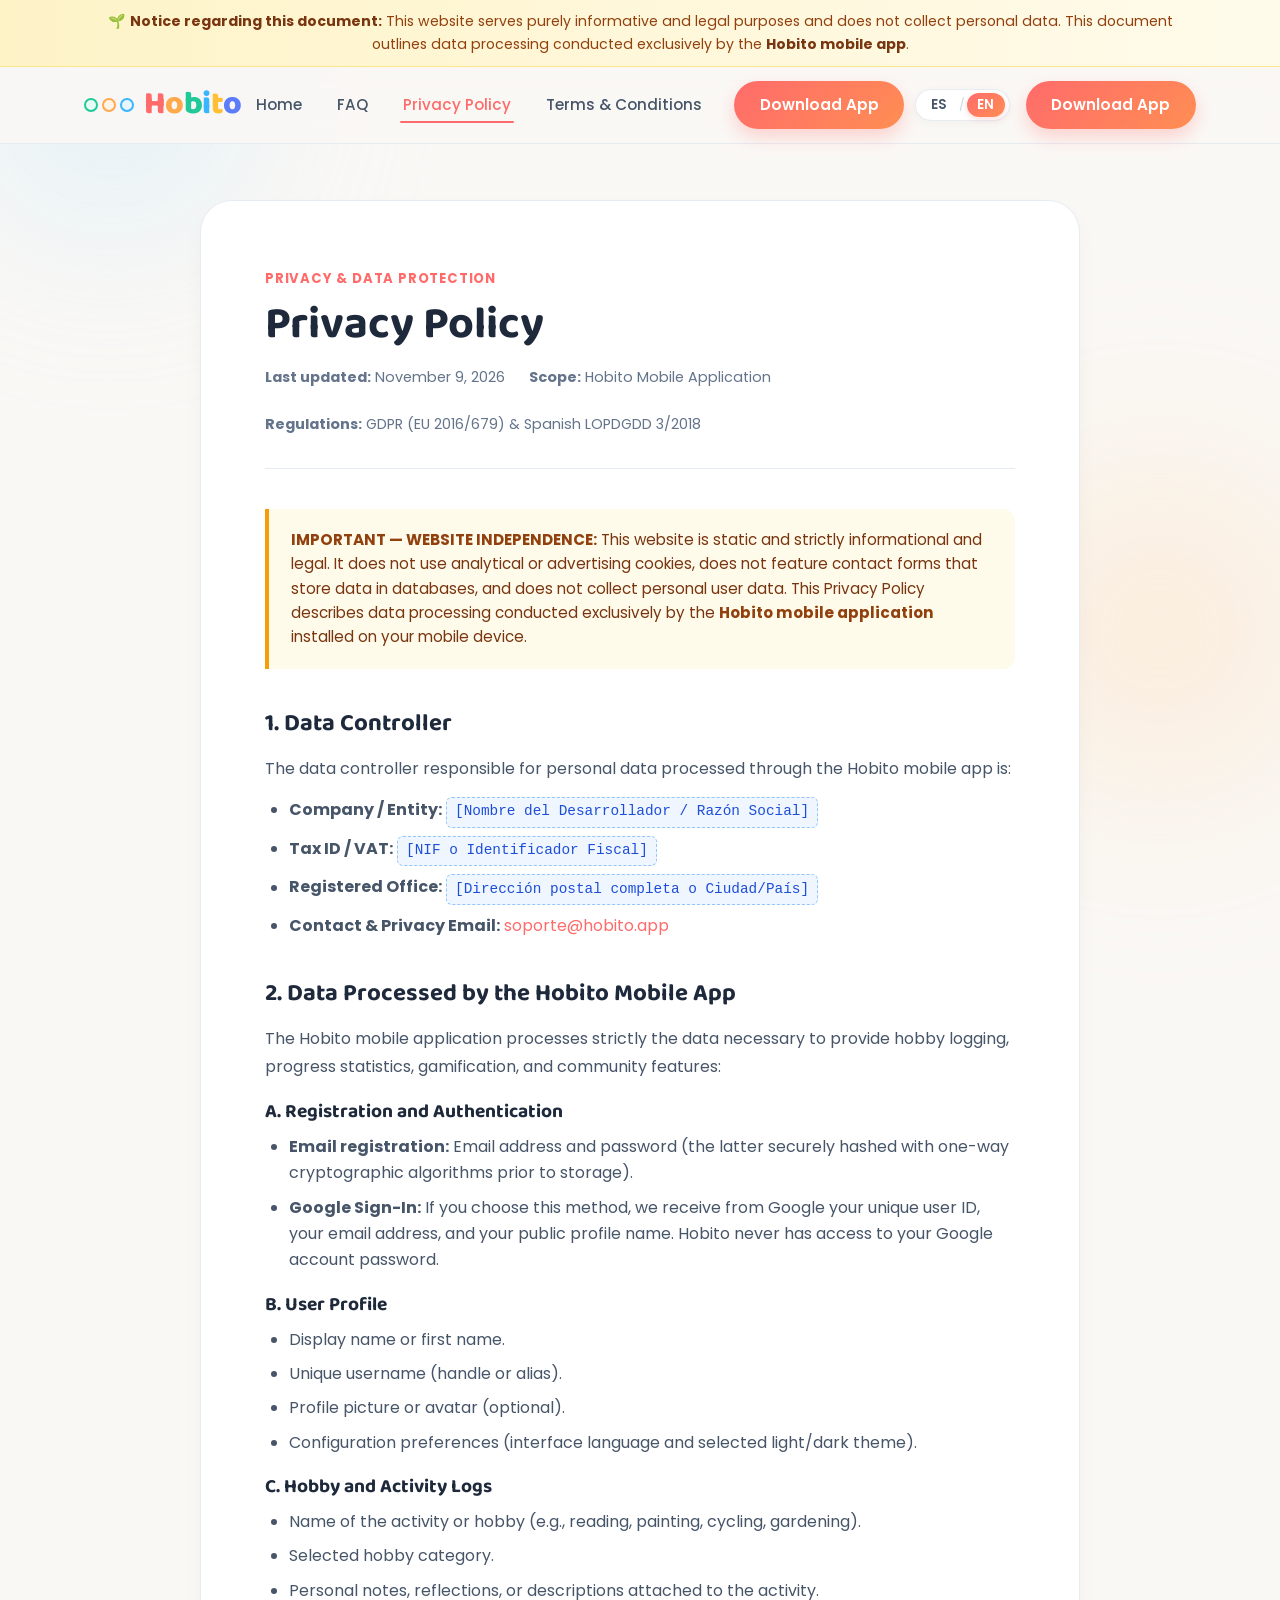
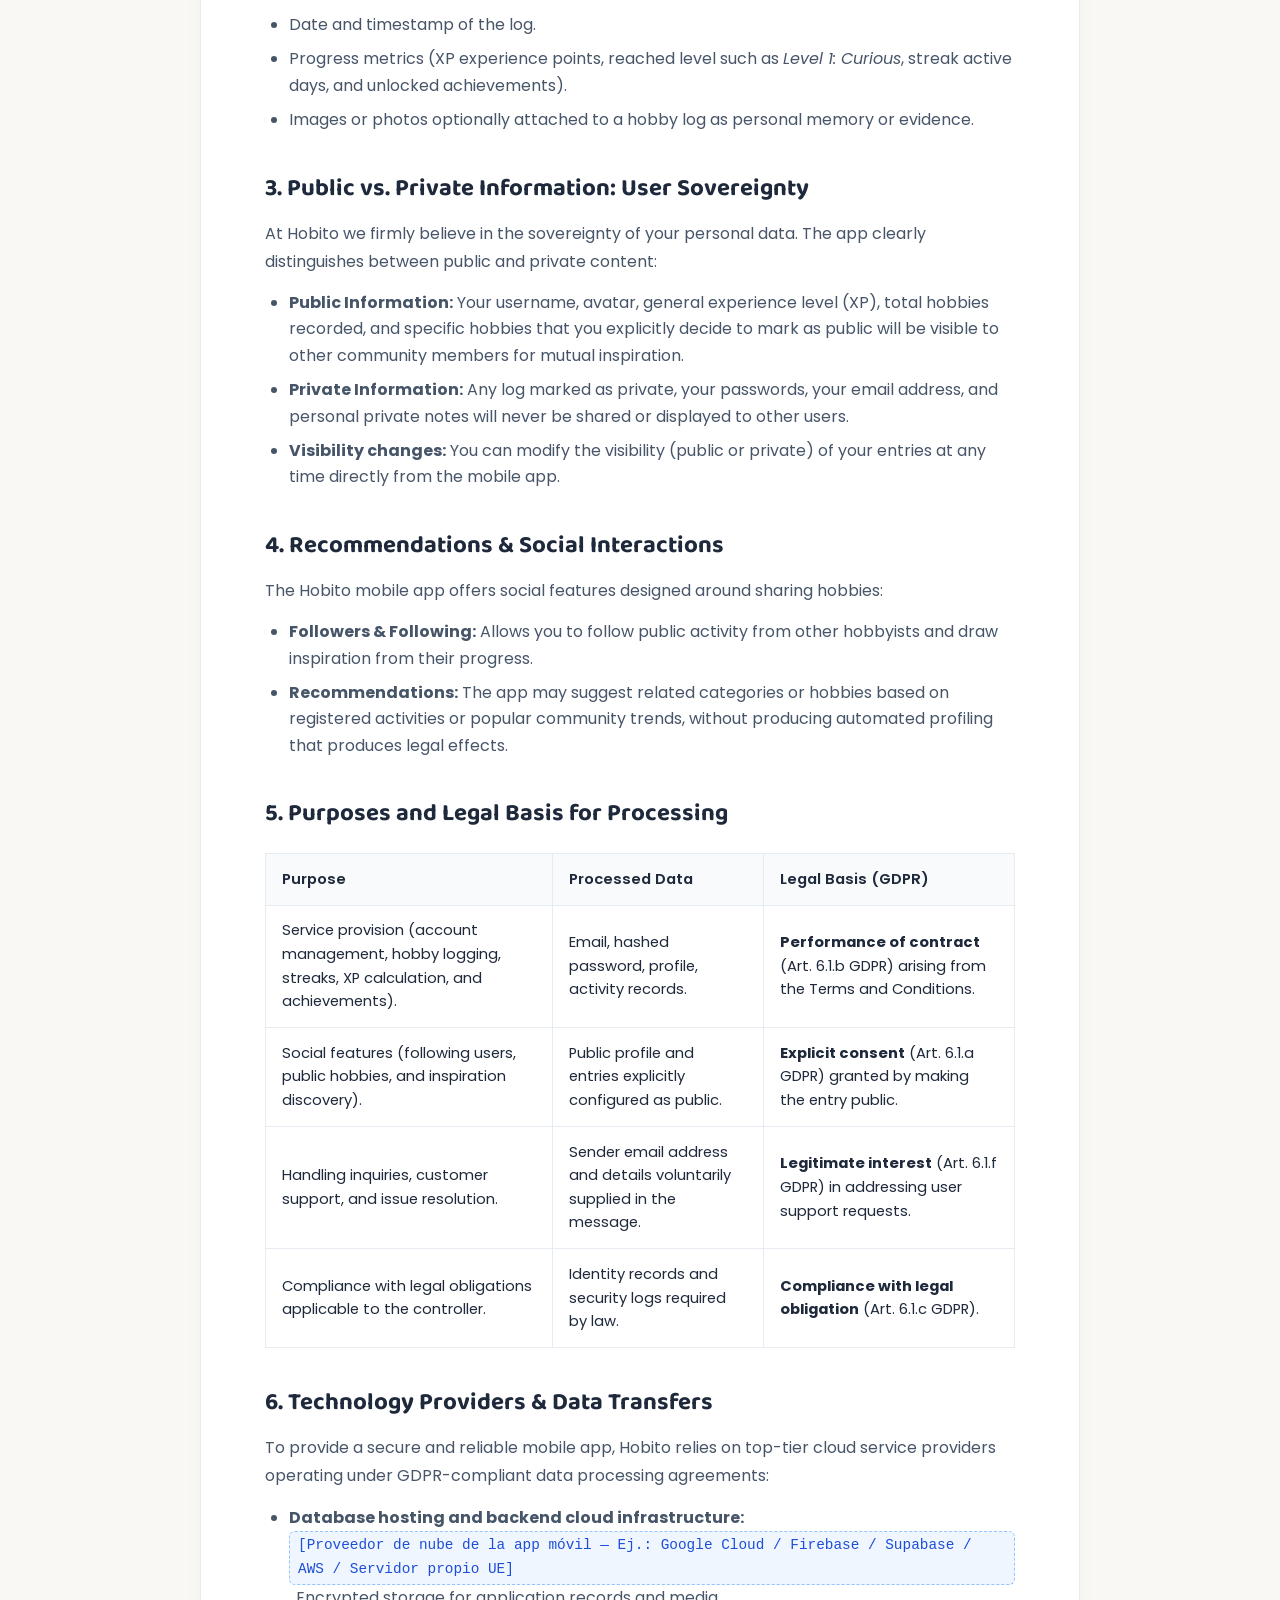
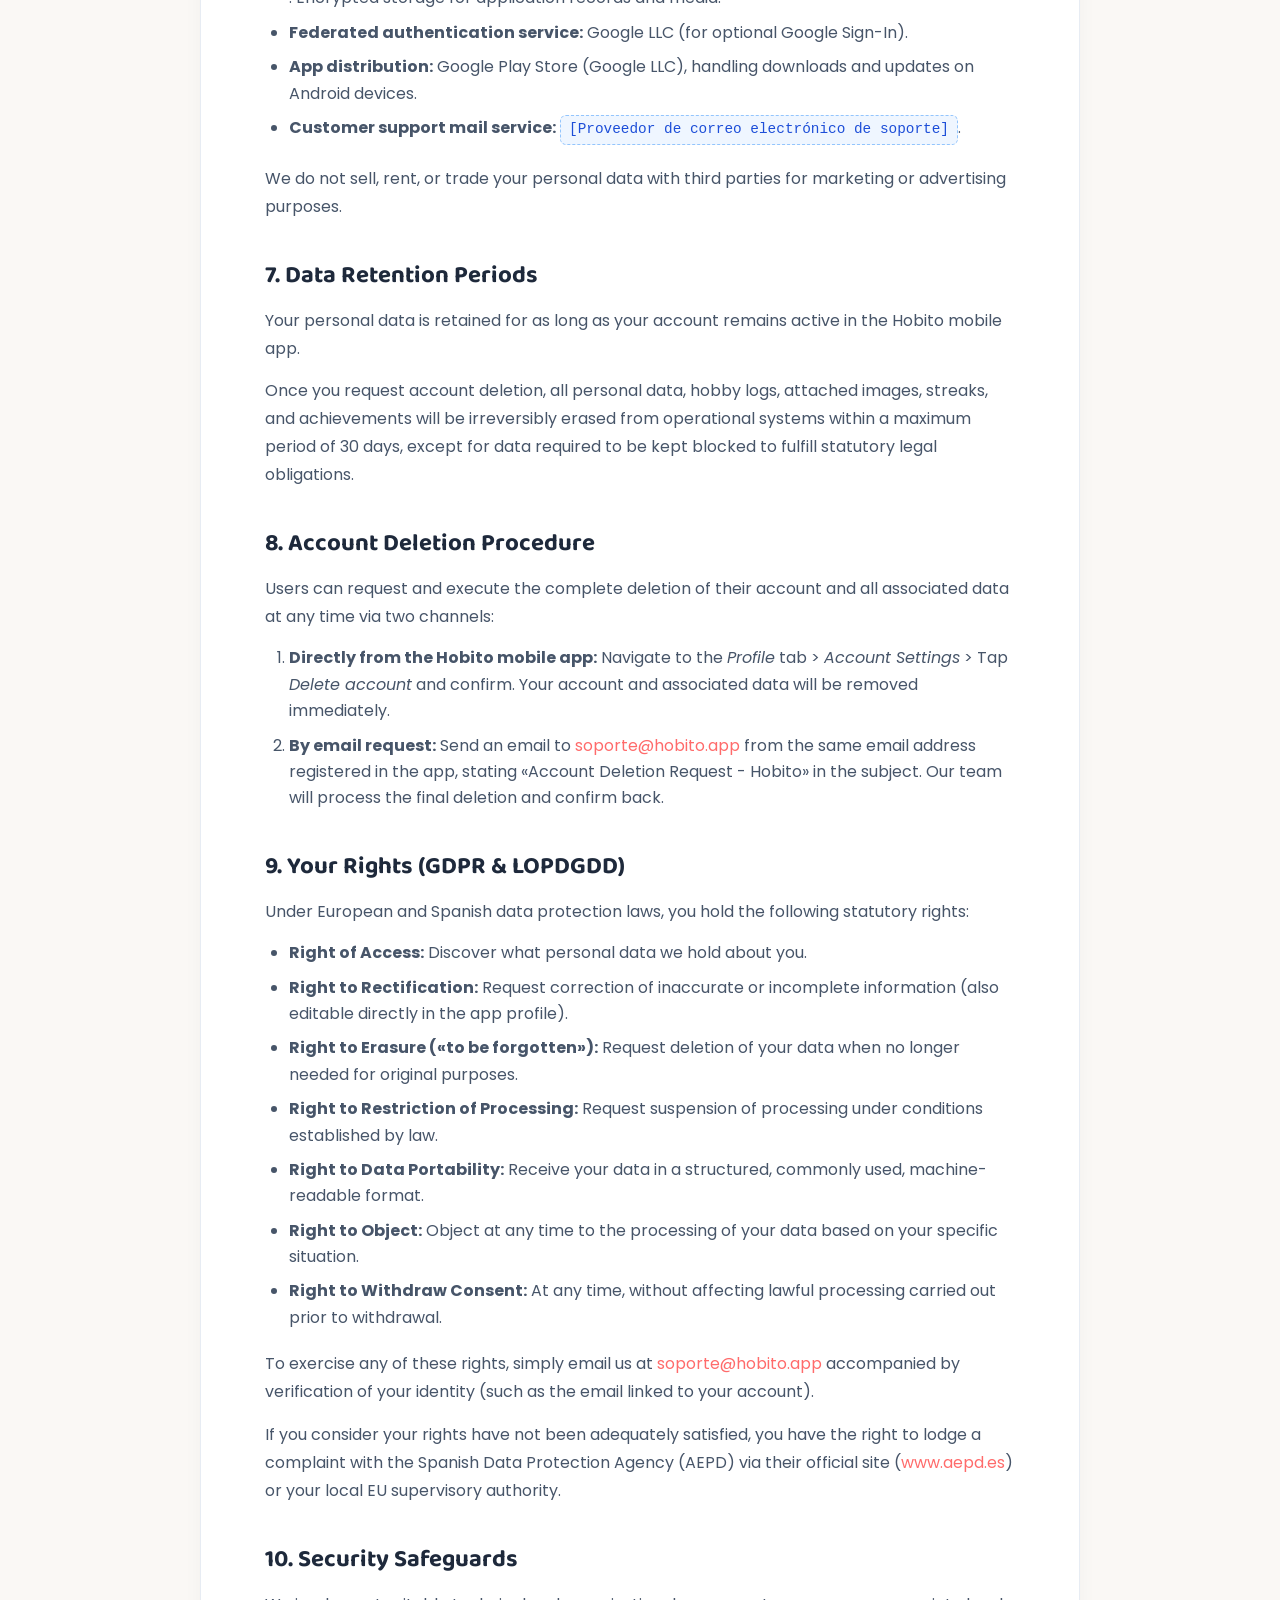
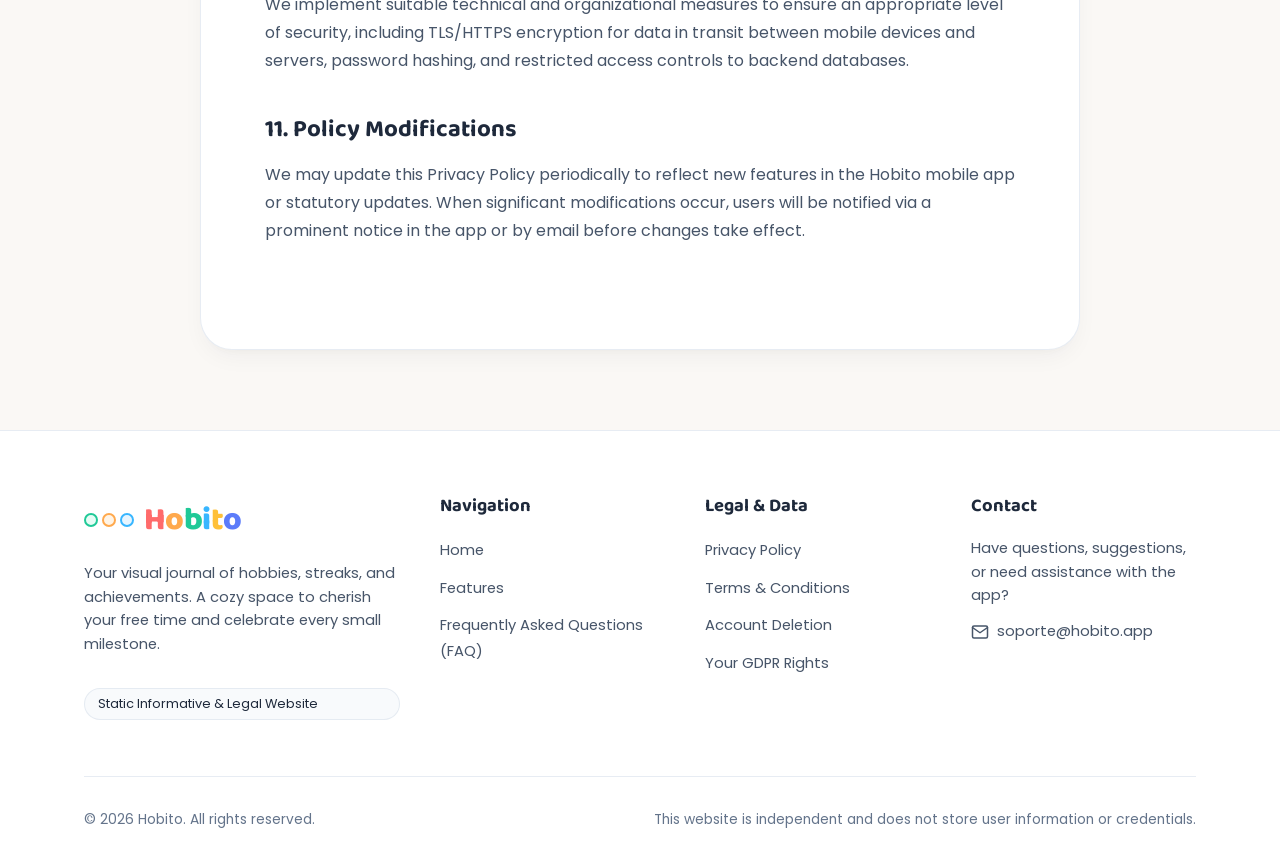
<file: privacy-policy/index.html>
<!DOCTYPE html>
<html lang="es">
<head>
  <meta charset="UTF-8">
  <meta name="viewport" content="width=device-width, initial-scale=1.0">
  <title>Política de Privacidad - Hobito</title>
  <meta name="description" content="Política de Privacidad de Hobito. Conoce cómo la aplicación móvil Hobito trata, almacena y protege tus datos personales conforme al RGPD y la LOPDGDD." data-i18n-desc="meta.privacy_desc">
  <meta name="robots" content="index, follow">

  <!-- Open Graph -->
  <meta property="og:type" content="article">
  <meta property="og:title" content="Política de Privacidad - Hobito">
  <meta property="og:description" content="Información transparente sobre los tratamientos de datos de la aplicación móvil Hobito y el ejercicio de tus derechos RGPD.">
  <meta property="og:image" content="../assets/images/og-image.svg">

  <!-- Favicon -->
  <link rel="icon" type="image/svg+xml" href="../favicon.svg">
  <link rel="apple-touch-icon" href="../favicon.svg">

  <!-- Estilos compartidos -->
  <link rel="stylesheet" href="../assets/css/styles.css">
</head>
<body data-i18n-title="meta.privacy_title">

  <!-- Destellos ambientales -->
  <div class="ambient-glow ambient-glow-top-left" aria-hidden="true"></div>
  <div class="ambient-glow ambient-glow-bottom-right" aria-hidden="true"></div>

  <!-- Banner informativo -->
  <aside class="legal-disclaimer-banner" role="note">
    <div class="container" data-i18n-html="banner.legal_disclaimer">
      🌱 <strong>Aviso sobre este documento:</strong> Esta web tiene fines meramente informativos y legales. La web no recopila ni almacena datos personales. El presente texto documenta exclusivamente los tratamientos realizados por la <strong>aplicación móvil Hobito</strong>.
    </div>
  </aside>

  <!-- Barra de navegación -->
  <header class="site-header">
    <div class="container navbar">
      <a href="../index.html" class="brand-logo" aria-label="Hobito - Inicio">
        <div class="brand-bubbles" aria-hidden="true">
          <span class="bubble-mini bubble-mint"></span>
          <span class="bubble-mini bubble-orange"></span>
          <span class="bubble-mini bubble-blue"></span>
        </div>
        <div class="brand-text">
          <span class="c-h">H</span><span class="c-o1">o</span><span class="c-b">b</span><span class="c-i">i</span><span class="c-t">t</span><span class="c-o2">o</span>
        </div>
      </a>

      <!-- Menú de enlaces -->
      <nav id="primary-nav" class="nav-menu" aria-label="Navegación principal">
        <a href="../index.html" class="nav-link" data-i18n="nav.home">Inicio</a>
        <a href="../faq/" class="nav-link" data-i18n="nav.faq">FAQ</a>
        <a href="../privacy-policy/" class="nav-link active" aria-current="page" data-i18n="nav.privacy">Política de Privacidad</a>
        <a href="../terms-and-conditions/" class="nav-link" data-i18n="nav.terms">Términos y Condiciones</a>
        <div class="nav-cta-mobile">
          <a href="index.html#descargar" class="btn btn-primary" style="width: 100%;" data-i18n="nav.download">Descargar App</a>
        </div>
      </nav>

      <!-- Acciones de cabecera: selector de idioma + botón CTA + toggle móvil -->
      <div class="nav-actions">
        <!-- Selector de idioma (ES / EN) -->
        <div class="lang-switcher" role="group" aria-label="Selector de idioma / Language selector">
          <button type="button" class="lang-btn active" data-lang="es" aria-pressed="true">ES</button>
          <span class="lang-divider">/</span>
          <button type="button" class="lang-btn" data-lang="en" aria-pressed="false">EN</button>
        </div>

        <div class="nav-cta">
          <a href="index.html#descargar" class="btn btn-primary" data-i18n="nav.download">Descargar App</a>
        </div>

        <!-- Botón hamburguesa móvil -->
        <button class="nav-toggle" aria-label="Abrir menú de navegación" aria-expanded="false" aria-controls="primary-nav">
          <span></span>
          <span></span>
          <span></span>
        </button>
      </div>
    </div>
  </header>

  <main id="main-content" class="legal-wrapper">
    <div class="container">
      <article class="legal-card">
        
        <header class="legal-header">
          <span class="legal-badge" data-i18n="privacy.badge">Privacidad y Protección de Datos</span>
          <h1 class="legal-title" data-i18n="privacy.title">Política de Privacidad</h1>
          <div class="legal-meta">
            <span data-i18n-html="privacy.meta_updated"><strong>Última actualización:</strong> 9 de noviembre de 2026</span>
            <span data-i18n-html="privacy.meta_scope"><strong>Ámbito:</strong> Aplicación Móvil Hobito</span>
            <span data-i18n-html="privacy.meta_reg"><strong>Normativa:</strong> RGPD (UE 2016/679) &amp; LOPDGDD 3/2018</span>
          </div>
        </header>

        <!-- Cuadro aclaratorio esencial -->
        <div class="legal-notice-box" role="note" data-i18n-html="privacy.notice_box">
          <strong>IMPORTANTE — INDEPENDENCIA DE ESTA WEB:</strong> Este sitio web es estático y de carácter exclusivamente informativo y legal. Esta página web no utiliza cookies analíticas ni publicitarias, no incluye formularios de contacto que almacenen datos en bases de datos y no recopila información del usuario. La presente Política de Privacidad describe el tratamiento de datos llevado a cabo exclusivamente por la <strong>aplicación móvil Hobito</strong> instalada en su dispositivo.
        </div>

        <!-- 1. Responsable del Tratamiento -->
        <section class="legal-section">
          <h2 data-i18n="privacy.sec1_title">1. Responsable del Tratamiento</h2>
          <p data-i18n="privacy.sec1_text">
            El responsable del tratamiento de los datos personales recabados a través de la aplicación móvil Hobito es:
          </p>
          <ul>
            <li><span data-i18n-html="privacy.sec1_item1"><strong>Denominación / Titular:</strong></span> <span class="legal-placeholder">[Nombre del Desarrollador / Razón Social]</span></li>
            <li><span data-i18n-html="privacy.sec1_item2"><strong>NIF/CIF/Identificador:</strong></span> <span class="legal-placeholder">[NIF o Identificador Fiscal]</span></li>
            <li><span data-i18n-html="privacy.sec1_item3"><strong>Domicilio social:</strong></span> <span class="legal-placeholder">[Dirección postal completa o Ciudad/País]</span></li>
            <li><span data-i18n-html="privacy.sec1_item4"><strong>Correo electrónico de contacto y privacidad:</strong></span> <a href="mailto:soporte@hobito.app">soporte@hobito.app</a></li>
          </ul>
        </section>

        <!-- 2. Datos recopilados por la aplicación móvil -->
        <section class="legal-section">
          <h2 data-i18n="privacy.sec2_title">2. Datos que trata la Aplicación Móvil Hobito</h2>
          <p data-i18n="privacy.sec2_intro">
            La aplicación móvil Hobito únicamente recopila y trata los datos estrictamente necesarios para ofrecer el servicio de registro de aficiones, estadísticas de uso, gamificación e interacciones comunitarias:
          </p>

          <h3 data-i18n="privacy.sec2_subA">A. Registro y Autenticación</h3>
          <ul>
            <li data-i18n-html="privacy.sec2_subA_1"><strong>Registro por correo electrónico:</strong> Dirección de correo electrónico y contraseña (esta última debidamente cifrada mediante algoritmos de hash criptográfico unidireccional antes de su almacenamiento).</li>
            <li data-i18n-html="privacy.sec2_subA_2"><strong>Acceso con cuenta de Google (Google Sign-In):</strong> Si optas por este método, recibimos de Google tu identificador único de usuario, tu dirección de correo electrónico y el nombre público asociado a tu perfil. Hobito nunca tiene acceso a tu contraseña de Google.</li>
          </ul>

          <h3 data-i18n="privacy.sec2_subB">B. Perfil de Usuario</h3>
          <ul>
            <li data-i18n="privacy.sec2_subB_1">Nombre visible o de pila.</li>
            <li data-i18n-html="privacy.sec2_subB_2">Nombre de usuario único (<em>username</em> o alias).</li>
            <li data-i18n="privacy.sec2_subB_3">Fotografía o avatar de perfil (opcional).</li>
            <li data-i18n="privacy.sec2_subB_4">Preferencias de configuración (idioma de la interfaz y tema claro/oscuro seleccionado).</li>
          </ul>

          <h3 data-i18n="privacy.sec2_subC">C. Registros de Hobbies y Actividades</h3>
          <ul>
            <li data-i18n="privacy.sec2_subC_1">Nombre de la actividad o hobby (por ejemplo: lectura, pintura, ciclismo, jardinería).</li>
            <li data-i18n="privacy.sec2_subC_2">Categoría del hobby seleccionada.</li>
            <li data-i18n="privacy.sec2_subC_3">Notas, descripciones personales o reflexiones añadidas a la actividad.</li>
            <li data-i18n="privacy.sec2_subC_4">Fecha y hora de realización del registro.</li>
            <li data-i18n-html="privacy.sec2_subC_5">Métricas de progreso (puntos de experiencia XP, nivel alcanzado —como <em>Level 1: Curious</em>—, rachas de días activos y logros desbloqueados).</li>
            <li data-i18n="privacy.sec2_subC_6">Imágenes o fotos adjuntas opcionalmente a un registro de hobby como evidencia o recuerdo personal.</li>
          </ul>
        </section>

        <!-- 3. Información pública frente a privada -->
        <section class="legal-section">
          <h2 data-i18n="privacy.sec3_title">3. Información Pública y Privada: Control del Usuario</h2>
          <p data-i18n="privacy.sec3_intro">
            En Hobito creemos firmemente en la soberanía de tus datos. La aplicación distingue claramente entre contenidos públicos y privados:
          </p>
          <ul>
            <li data-i18n-html="privacy.sec3_1"><strong>Información Pública:</strong> Tu nombre de usuario, avatar, nivel general de experiencia (XP), número de hobbies registrados y aquellos hobbies específicos que tú decidas expresamente marcar como públicos serán visibles para otros usuarios de la comunidad de Hobito para fomentar la inspiración mutua.</li>
            <li data-i18n-html="privacy.sec3_2"><strong>Información Privada:</strong> Cualquier registro marcado como privado, tus contraseñas, tu dirección de correo electrónico y tus notas personales marcadas como privadas nunca se compartirán ni se mostrarán a terceros usuarios.</li>
            <li data-i18n-html="privacy.sec3_3"><strong>Cambio de estado:</strong> Puedes modificar en cualquier momento la visibilidad (pública o privada) de tus registros desde la propia aplicación móvil.</li>
          </ul>
        </section>

        <!-- 4. Recomendaciones e interacciones sociales -->
        <section class="legal-section">
          <h2 data-i18n="privacy.sec4_title">4. Recomendaciones e Interacciones Sociales</h2>
          <p data-i18n="privacy.sec4_intro">
            La aplicación Hobito incluye funcionalidades sociales orientadas a compartir aficiones:
          </p>
          <ul>
            <li data-i18n-html="privacy.sec4_1"><strong>Seguidores y Seguidos (Following / Followers):</strong> Permite seguir la actividad pública de otros entusiastas e inspirarte con sus progresos.</li>
            <li data-i18n-html="privacy.sec4_2"><strong>Recomendaciones:</strong> La aplicación puede sugerir categorías o aficiones en función de las actividades registradas o las tendencias populares dentro de la comunidad, sin elaborar perfiles automatizados con efectos jurídicos negativos para ti.</li>
          </ul>
        </section>

        <!-- 5. Finalidad y base jurídica del tratamiento -->
        <section class="legal-section">
          <h2 data-i18n="privacy.sec5_title">5. Finalidad y Base Jurídica del Tratamiento</h2>
          <table class="data-table">
            <thead>
              <tr>
                <th data-i18n="privacy.th_purpose">Finalidad</th>
                <th data-i18n="privacy.th_data">Datos Tratados</th>
                <th data-i18n="privacy.th_basis">Base Legal (RGPD)</th>
              </tr>
            </thead>
            <tbody>
              <tr>
                <td data-i18n="privacy.tr1_purpose">Prestación del servicio (gestión de cuenta, registro de hobbies, rachas, cálculo de niveles XP y logros).</td>
                <td data-i18n="privacy.tr1_data">Email, contraseña cifrada, perfil, actividades registradas.</td>
                <td data-i18n-html="privacy.tr1_basis"><strong>Ejecución del contrato</strong> (Art. 6.1.b RGPD) derivado de los Términos y Condiciones.</td>
              </tr>
              <tr>
                <td data-i18n="privacy.tr2_purpose">Funciones sociales (seguimiento entre usuarios, hobbies públicos y descubrimientos).</td>
                <td data-i18n="privacy.tr2_data">Perfil público y hobbies configurados expresamente como públicos.</td>
                <td data-i18n-html="privacy.tr2_basis"><strong>Consentimiento explícito</strong> del usuario (Art. 6.1.a RGPD) al marcar el contenido como público.</td>
              </tr>
              <tr>
                <td data-i18n="privacy.tr3_purpose">Atención de consultas, soporte técnico y resolución de incidencias.</td>
                <td data-i18n="privacy.tr3_data">Email del remitente y datos aportados voluntariamente en el mensaje.</td>
                <td data-i18n-html="privacy.tr3_basis"><strong>Interés legítimo</strong> (Art. 6.1.f RGPD) en atender solicitudes de soporte y usuarios.</td>
              </tr>
              <tr>
                <td data-i18n="privacy.tr4_purpose">Cumplimiento de obligaciones legales aplicables al responsable.</td>
                <td data-i18n="privacy.tr4_data">Datos identificativos y registros de seguridad exigidos por ley.</td>
                <td data-i18n-html="privacy.tr4_basis"><strong>Cumplimiento de obligación legal</strong> (Art. 6.1.c RGPD).</td>
              </tr>
            </tbody>
          </table>
        </section>

        <!-- 6. Proveedores tecnológicos -->
        <section class="legal-section">
          <h2 data-i18n="privacy.sec6_title">6. Proveedores Tecnológicos y Transferencias de Datos</h2>
          <p data-i18n="privacy.sec6_intro">
            Para el funcionamiento seguro y eficiente de la aplicación móvil, Hobito se apoya en proveedores de servicios tecnológicos de primer nivel bajo contratos de encargo de tratamiento conformes al RGPD:
          </p>
          <ul>
            <li><span data-i18n-html="privacy.sec6_1"><strong>Alojamiento de bases de datos y backend de la app:</strong></span> <span class="legal-placeholder">[Proveedor de nube de la app móvil — Ej.: Google Cloud / Firebase / Supabase / AWS / Servidor propio UE]</span>. <span data-i18n="privacy.sec6_1_sub">Almacena de forma cifrada los registros de la aplicación.</span></li>
            <li data-i18n-html="privacy.sec6_2"><strong>Servicio de autenticación federada:</strong> Google LLC (para el inicio de sesión opcional con Google Sign-In).</li>
            <li data-i18n-html="privacy.sec6_3"><strong>Distribución de la aplicación:</strong> Google Play Store (Google LLC), que gestiona las descargas y actualizaciones de la app en dispositivos Android.</li>
            <li><span data-i18n-html="privacy.sec6_4"><strong>Servicio de correo de soporte:</strong></span> <span class="legal-placeholder">[Proveedor de correo electrónico de soporte]</span>.</li>
          </ul>
          <p data-i18n="privacy.sec6_footer">
            No vendemos, alquilamos ni comercializamos tus datos personales con terceros para fines publicitarios.
          </p>
        </section>

        <!-- 7. Conservación de datos -->
        <section class="legal-section">
          <h2 data-i18n="privacy.sec7_title">7. Plazos de Conservación de los Datos</h2>
          <p data-i18n="privacy.sec7_p1">
            Tus datos personales se conservarán mientras mantengas activa tu cuenta en la aplicación móvil Hobito.
          </p>
          <p data-i18n="privacy.sec7_p2">
            En el momento en que solicites la eliminación de tu cuenta, todos tus datos personales, registros de hobbies, imágenes asociadas, rachas y logros serán eliminados de manera irreversible de nuestros sistemas operativos en un plazo máximo de 30 días, salvo aquellos datos que deban conservarse debidamente bloqueados durante los plazos legalmente exigibles para la atención de responsabilidades legales.
          </p>
        </section>

        <!-- 8. Eliminación de cuenta -->
        <section id="eliminacion-cuenta" class="legal-section">
          <h2 data-i18n="privacy.sec8_title">8. Procedimiento de Eliminación de Cuenta</h2>
          <p data-i18n="privacy.sec8_intro">
            Los usuarios pueden solicitar y ejecutar la eliminación completa de su cuenta y de todos los datos asociados en cualquier momento a través de dos vías:
          </p>
          <ol>
            <li data-i18n-html="privacy.sec8_1">
              <strong>Directamente desde la app móvil Hobito:</strong>
              Accede a la pestaña <em>Perfil</em> &gt; <em>Ajustes de Cuenta (Account)</em> &gt; Selecciona <em>Eliminar cuenta</em> y confirma la acción. La cuenta y sus datos asociados serán eliminados de forma inmediata.
            </li>
            <li data-i18n-html="privacy.sec8_2">
              <strong>Mediante solicitud por correo electrónico:</strong>
              Escribe un correo a <a href="mailto:soporte@hobito.app">soporte@hobito.app</a> desde la misma dirección de email con la que te diste de alta en la aplicación móvil, indicando en el asunto «Solicitud de eliminación de cuenta Hobito». Nuestro equipo tramitará la baja definitiva y te confirmará la eliminación.
            </li>
          </ol>
        </section>

        <!-- 9. Derechos del usuario (RGPD / LOPDGDD) -->
        <section id="derechos-rgpd" class="legal-section">
          <h2 data-i18n="privacy.sec9_title">9. Ejercicio de Derechos (RGPD y LOPDGDD)</h2>
          <p data-i18n="privacy.sec9_intro">
            Conforme a la normativa europea y española de protección de datos, te asisten los siguientes derechos:
          </p>
          <ul>
            <li data-i18n-html="privacy.sec9_1"><strong>Derecho de Acceso:</strong> Conocer qué datos personales tuyos estamos tratando.</li>
            <li data-i18n-html="privacy.sec9_2"><strong>Derecho de Rectificación:</strong> Solicitar la corrección de datos inexactos o incompletos (también puedes editarlos directamente desde la pantalla de perfil de la app).</li>
            <li data-i18n-html="privacy.sec9_3"><strong>Derecho de Supresión («al olvido»):</strong> Solicitar la eliminación de tus datos cuando ya no sean necesarios para los fines que fueron recabados.</li>
            <li data-i18n-html="privacy.sec9_4"><strong>Derecho de Limitación del Tratamiento:</strong> Solicitar que se restrinja el tratamiento de tus datos bajo las condiciones fijadas por la ley.</li>
            <li data-i18n-html="privacy.sec9_5"><strong>Derecho a la Portabilidad:</strong> Recibir tus datos en un formato estructurado, de uso común y lectura mecánica.</li>
            <li data-i18n-html="privacy.sec9_6"><strong>Derecho de Oposición:</strong> Oponerte en cualquier momento al tratamiento de tus datos por motivos relacionados con tu situación particular.</li>
            <li data-i18n-html="privacy.sec9_7"><strong>Derecho a retirar el consentimiento:</strong> En cualquier momento, sin que ello afecte a la licitud del tratamiento previo.</li>
          </ul>
          <p data-i18n-html="privacy.sec9_p1">
            Para ejercer cualquiera de estos derechos, basta con enviar un correo electrónico a <a href="mailto:soporte@hobito.app">soporte@hobito.app</a> acompañando tu solicitud de un documento o dato que acredite fehacientemente tu identidad (por ejemplo, el correo vinculado a tu cuenta).
          </p>
          <p data-i18n-html="privacy.sec9_p2">
            Asimismo, si consideras que tus derechos no han sido debidamente atendidos, tienes derecho a presentar una reclamación ante la Agencia Española de Protección de Datos (AEPD) a través de su sede web (<a href="https://www.aepd.es" target="_blank" rel="noopener noreferrer">www.aepd.es</a>).
          </p>
        </section>

        <!-- 10. Seguridad de la información -->
        <section class="legal-section">
          <h2 data-i18n="privacy.sec10_title">10. Medidas de Seguridad</h2>
          <p data-i18n="privacy.sec10_p">
            Aplicamos medidas técnicas y organizativas adecuadas para garantizar un nivel de seguridad apropiado al riesgo, incluyendo el cifrado de las comunicaciones entre la aplicación móvil y los servidores mediante protocolos seguros HTTPS / TLS, hashing de contraseñas y controles de acceso restringido a la base de datos de la app.
          </p>
        </section>

        <!-- 11. Modificaciones -->
        <section class="legal-section">
          <h2 data-i18n="privacy.sec11_title">11. Modificaciones de esta Política</h2>
          <p data-i18n="privacy.sec11_p">
            Podemos actualizar periódicamente esta Política de Privacidad para reflejar cambios en las funcionalidades de la aplicación móvil Hobito o en la normativa aplicable. Cuando se realicen modificaciones sustanciales, se notificará a los usuarios a través de un aviso destacado en la aplicación móvil o por correo electrónico antes de que los cambios surtan efecto.
          </p>
        </section>

      </article>
    </div>
  </main>

  <!-- Pie de página común -->
  <footer class="site-footer">
    <div class="container">
      <div class="footer-grid">
        <div class="footer-brand">
          <a href="../index.html" class="brand-logo" aria-label="Hobito - Inicio">
            <div class="brand-bubbles" aria-hidden="true">
              <span class="bubble-mini bubble-mint"></span>
              <span class="bubble-mini bubble-orange"></span>
              <span class="bubble-mini bubble-blue"></span>
            </div>
            <div class="brand-text">
              <span class="c-h">H</span><span class="c-o1">o</span><span class="c-b">b</span><span class="c-i">i</span><span class="c-t">t</span><span class="c-o2">o</span>
            </div>
          </a>
          <p class="footer-description" data-i18n="footer.brand_desc">
            Tu diario visual de aficiones, rachas y logros. Un espacio acogedor donde celebrar tu tiempo personal.
          </p>
          <span class="footer-legal-tag" data-i18n="footer.legal_tag">Web Informativa y Legal Estática</span>
        </div>

        <div>
          <h4 class="footer-col-title" data-i18n="footer.nav_title">Navegación</h4>
          <ul class="footer-links">
            <li><a href="../index.html" class="footer-link" data-i18n="nav.home">Inicio</a></li>
            <li><a href="index.html#caracteristicas" class="footer-link" data-i18n="footer.features">Funcionalidades</a></li>
            <li><a href="../faq/" class="footer-link" data-i18n="footer.faq">Preguntas Frecuentes (FAQ)</a></li>
          </ul>
        </div>

        <div>
          <h4 class="footer-col-title" data-i18n="footer.legal_title">Legalidad</h4>
          <ul class="footer-links">
            <li><a href="../privacy-policy/" class="footer-link" data-i18n="footer.privacy">Política de Privacidad</a></li>
            <li><a href="../terms-and-conditions/" class="footer-link" data-i18n="footer.terms">Términos y Condiciones</a></li>
            <li><a href="#eliminacion-cuenta" class="footer-link" data-i18n="footer.delete_account">Eliminación de Cuenta</a></li>
            <li><a href="#derechos-rgpd" class="footer-link" data-i18n="footer.gdpr_rights">Derechos RGPD</a></li>
          </ul>
        </div>

        <div>
          <h4 class="footer-col-title" data-i18n="footer.contact_title">Contacto</h4>
          <p class="footer-description" style="margin-bottom: 0.8rem;" data-i18n="footer.contact_desc">
            Consultas sobre privacidad o ejercicio de derechos:
          </p>
          <div class="footer-contact-item">
            <svg width="18" height="18" viewBox="0 0 24 24" fill="none" stroke="currentColor" stroke-width="2" stroke-linecap="round" stroke-linejoin="round" aria-hidden="true"><path d="M4 4h16c1.1 0 2 .9 2 2v12c0 1.1-.9 2-2 2H4c-1.1 0-2-.9-2-2V6c0-1.1.9-2 2-2z"></path><polyline points="22,6 12,13 2,6"></polyline></svg>
            <a href="mailto:soporte@hobito.app" class="footer-link">soporte@hobito.app</a>
          </div>
        </div>
      </div>

      <div class="footer-bottom">
        <div>
          © <span id="current-year">2026</span> Hobito. <span data-i18n="footer.rights_reserved">Todos los derechos reservados.</span>
        </div>
        <div data-i18n="footer.disclaimer_bottom">
          Esta web es independiente y no recopila información personal.
        </div>
      </div>
    </div>
  </footer>

  <!-- Scripts: diccionario de traducciones, motor i18n y scripts principales -->
  <script src="../assets/js/translations.js"></script>
  <script src="../assets/js/i18n.js"></script>
  <script src="../assets/js/main.js"></script>
</body>
</html>
</file>
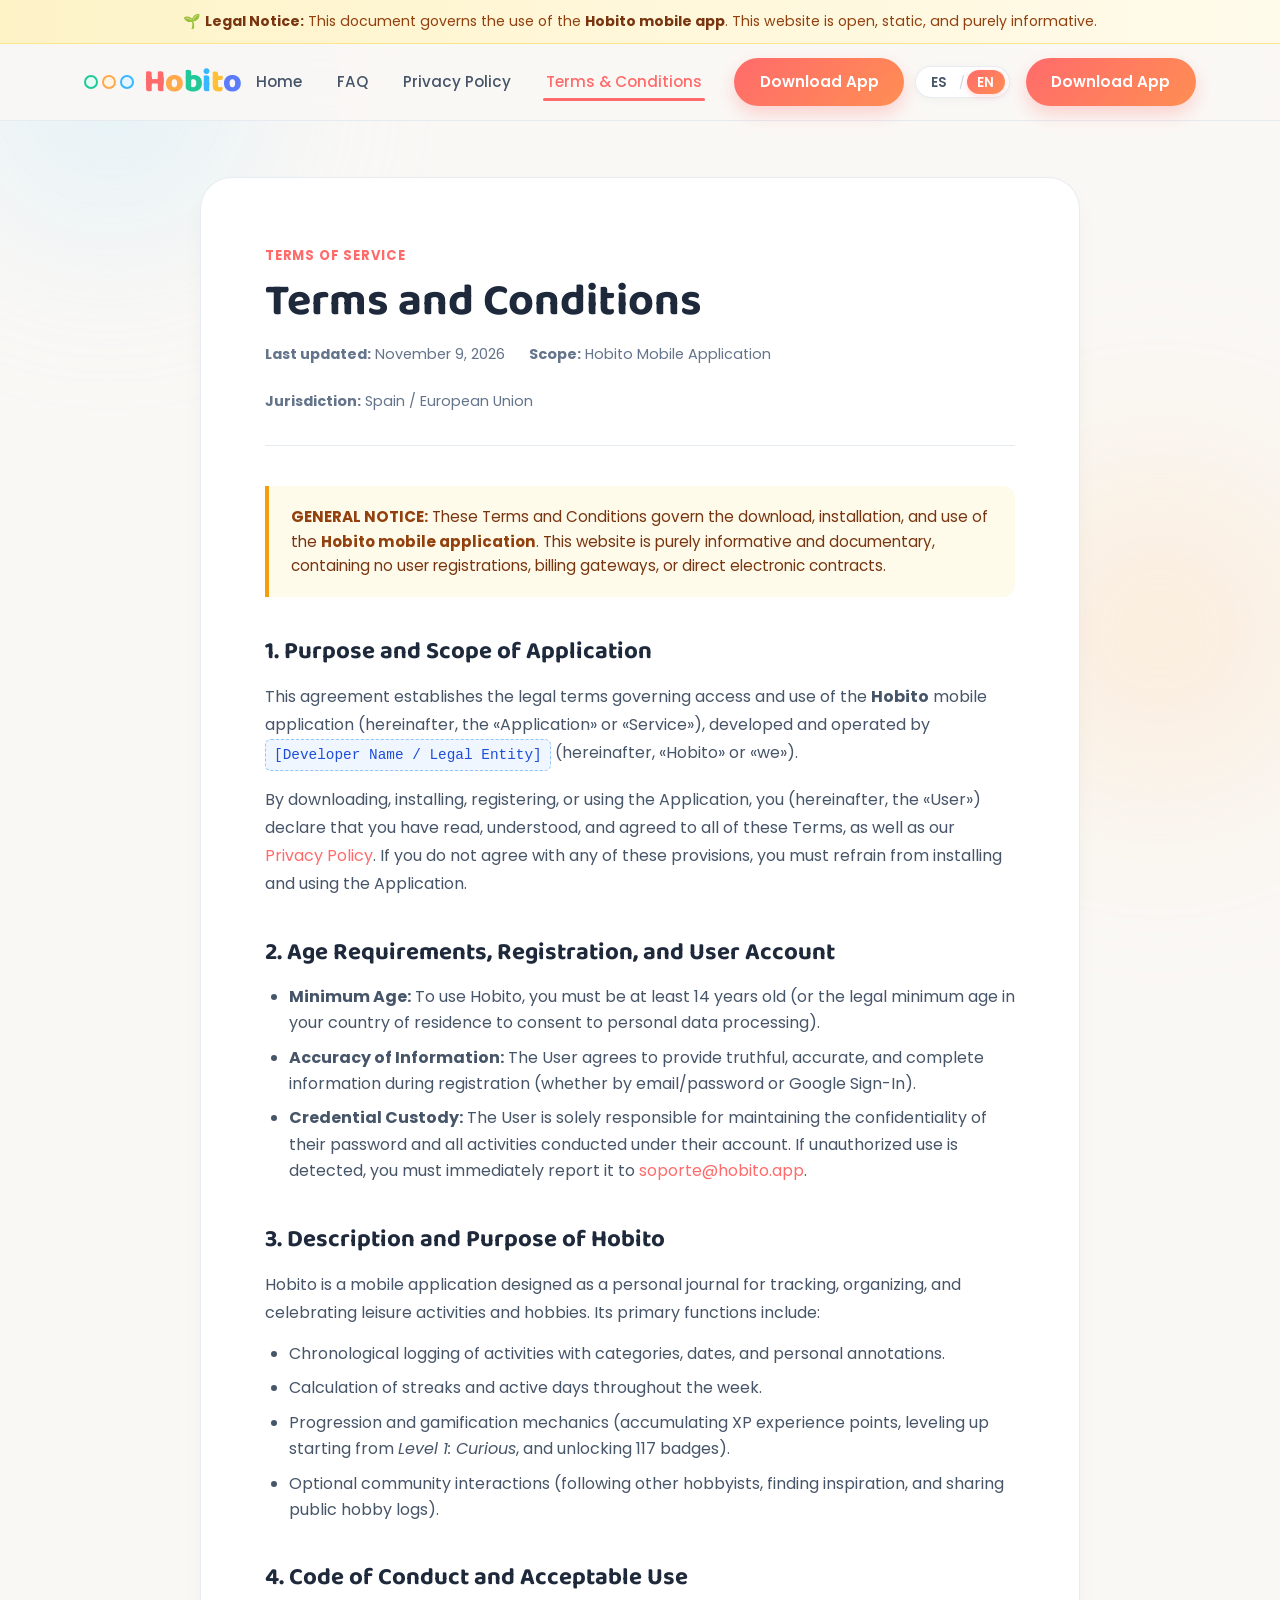
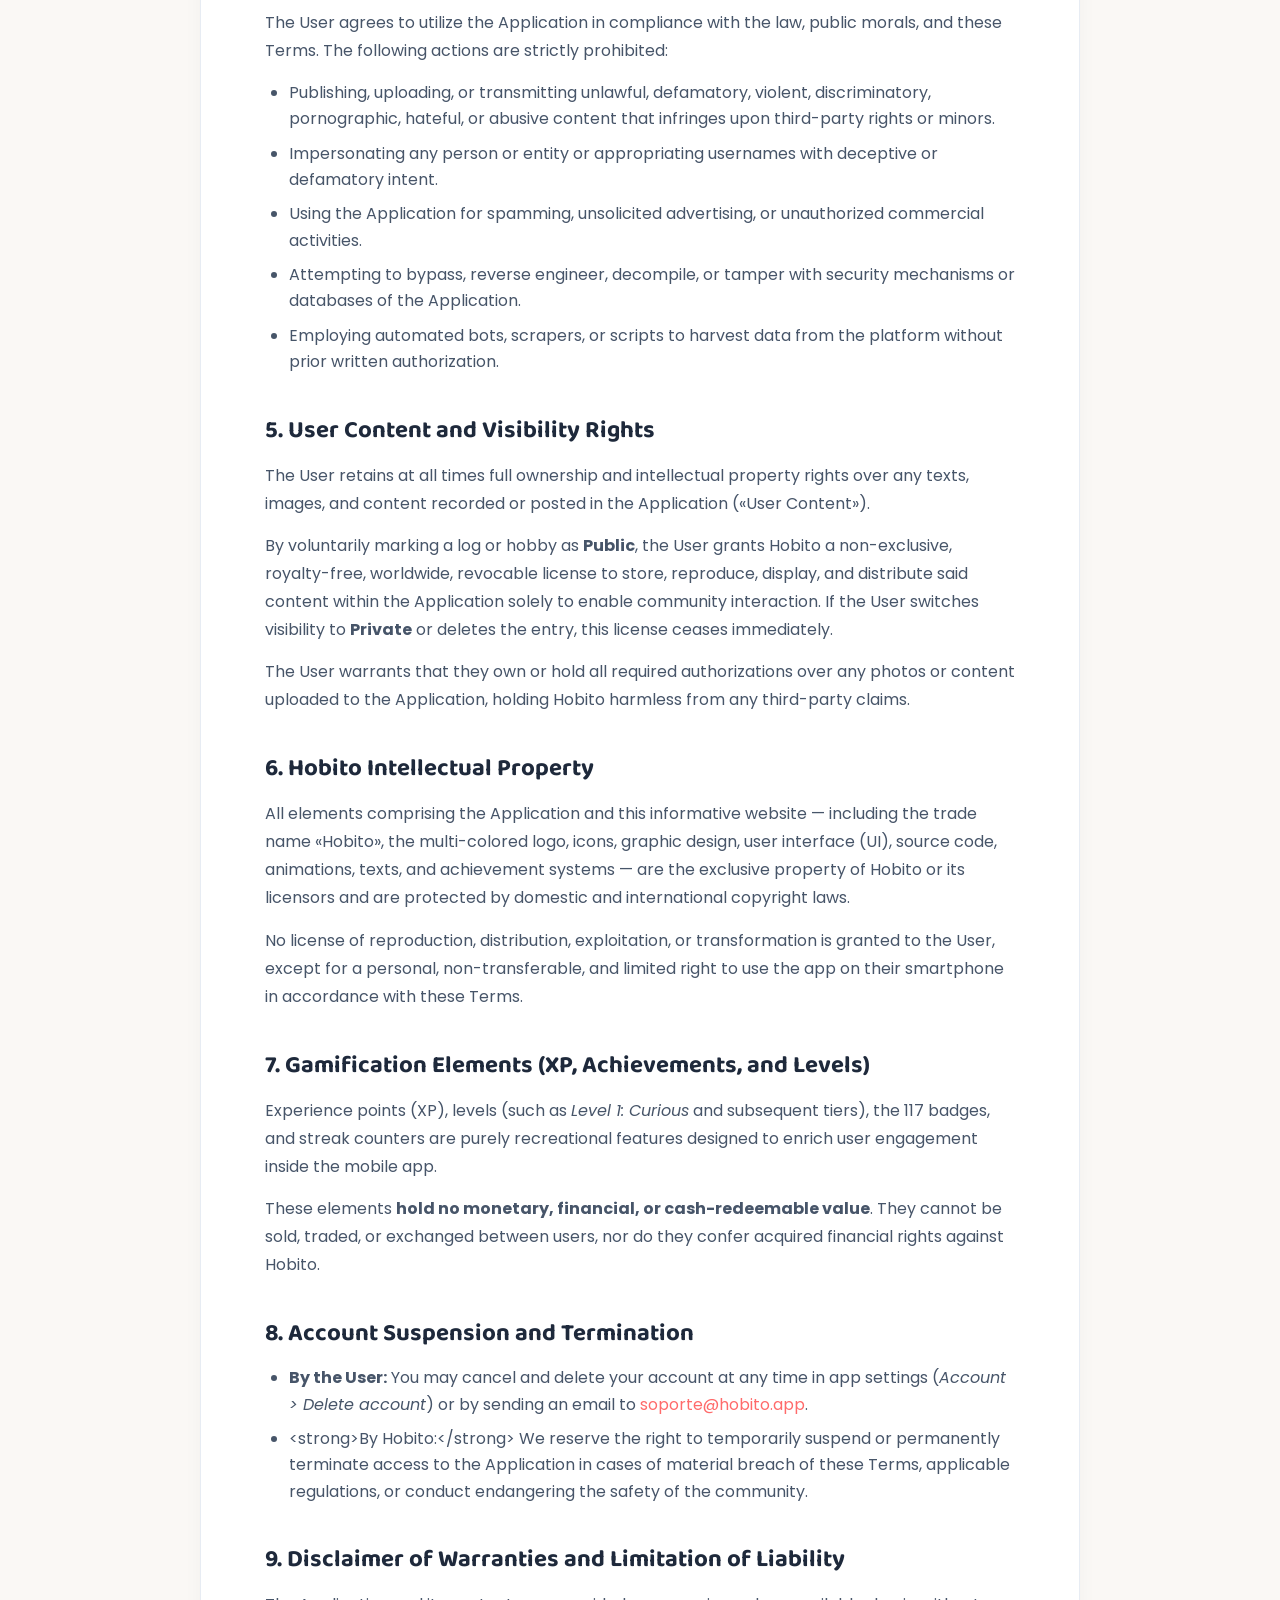
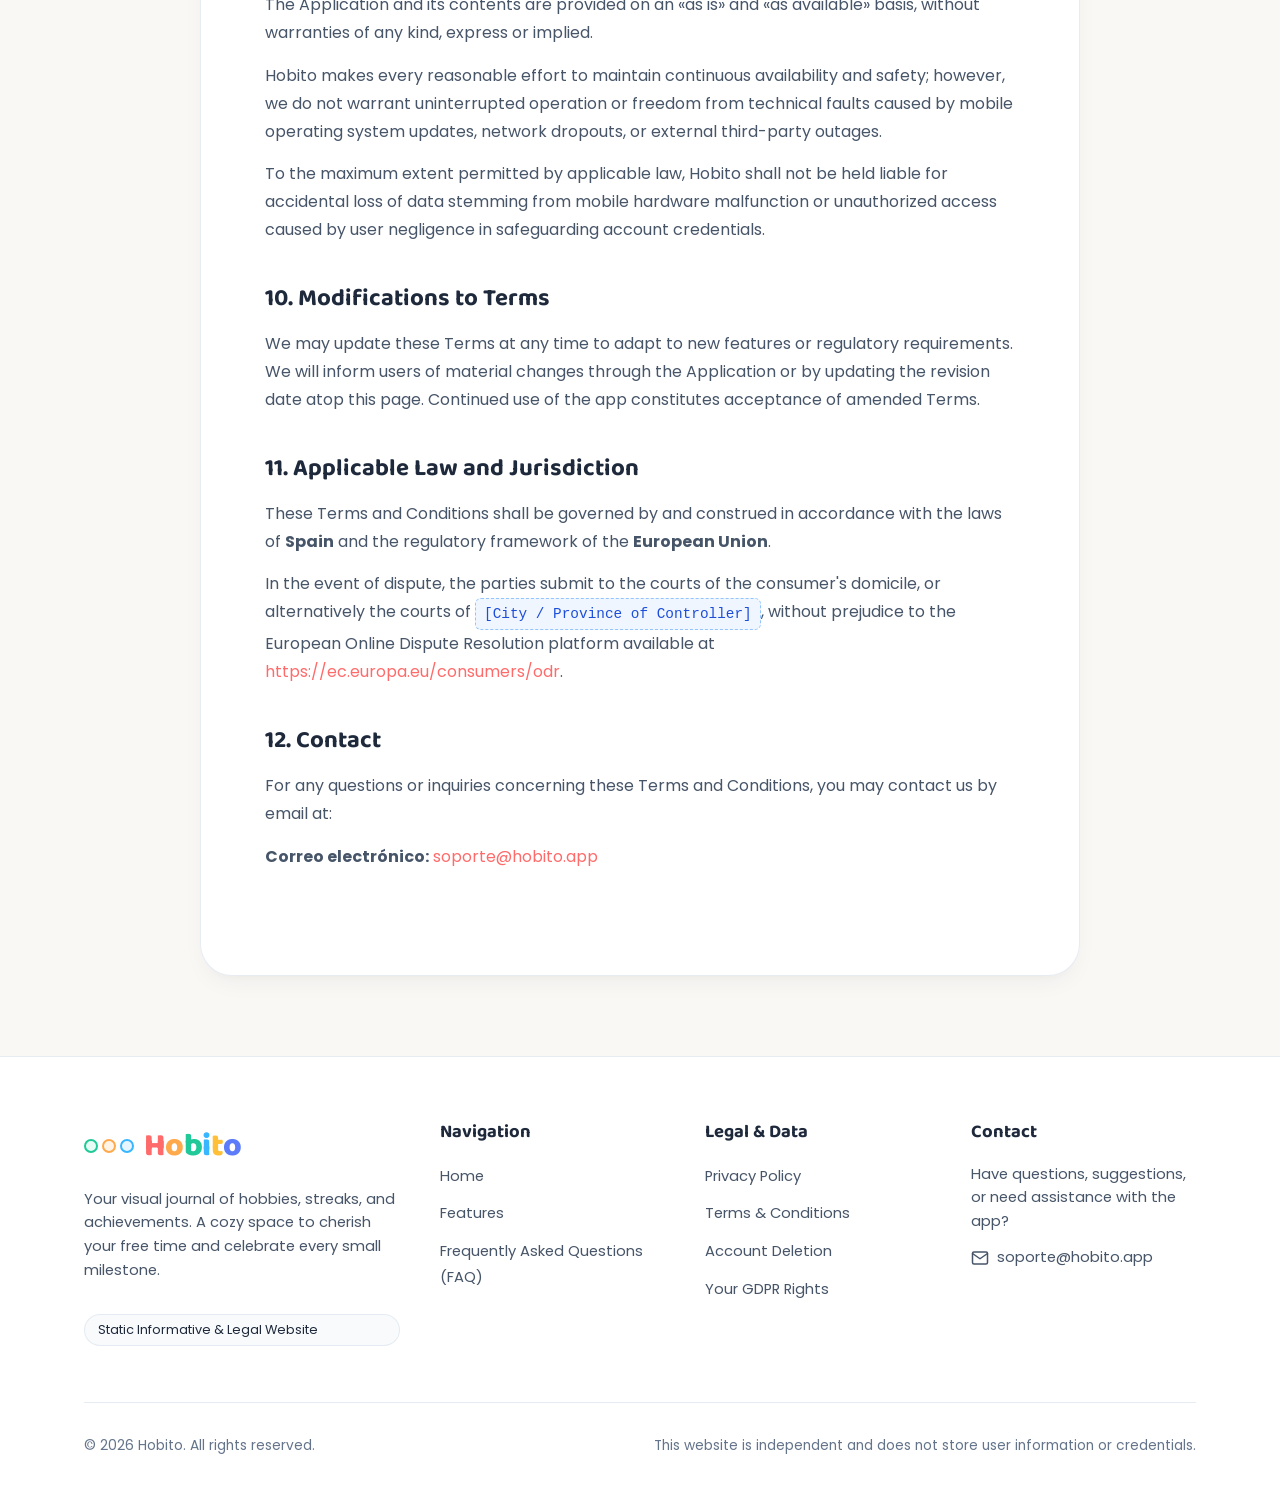
<file: terms-and-conditions/index.html>
<!DOCTYPE html>
<html lang="es">
<head>
  <meta charset="UTF-8">
  <meta name="viewport" content="width=device-width, initial-scale=1.0">
  <title>Términos y Condiciones - Hobito</title>
  <meta name="description" content="Términos y Condiciones de uso de la aplicación móvil Hobito. Conoce las normas de uso, responsabilidades, propiedad intelectual y condiciones del servicio." data-i18n-desc="meta.terms_desc">
  <meta name="robots" content="index, follow">

  <!-- Open Graph -->
  <meta property="og:type" content="article">
  <meta property="og:title" content="Términos y Condiciones - Hobito">
  <meta property="og:description" content="Condiciones de uso de la aplicación móvil Hobito, derechos del usuario, propiedad intelectual y responsabilidades.">
  <meta property="og:image" content="../assets/images/og-image.svg">

  <!-- Favicon -->
  <link rel="icon" type="image/svg+xml" href="../favicon.svg">
  <link rel="apple-touch-icon" href="../favicon.svg">

  <!-- Estilos compartidos -->
  <link rel="stylesheet" href="../assets/css/styles.css">
</head>
<body data-i18n-title="meta.terms_title">

  <div class="ambient-glow ambient-glow-top-left" aria-hidden="true"></div>
  <div class="ambient-glow ambient-glow-bottom-right" aria-hidden="true"></div>

  <!-- Banner informativo -->
  <aside class="legal-disclaimer-banner" role="note">
    <div class="container" data-i18n-html="banner.terms_disclaimer">
      🌱 <strong>Aviso legal:</strong> El presente documento regula el uso de la <strong>aplicación móvil Hobito</strong>. Este sitio web es de acceso libre, estático e informativo.
    </div>
  </aside>

  <!-- Barra de navegación -->
  <header class="site-header">
    <div class="container navbar">
      <a href="../index.html" class="brand-logo" aria-label="Hobito - Inicio">
        <div class="brand-bubbles" aria-hidden="true">
          <span class="bubble-mini bubble-mint"></span>
          <span class="bubble-mini bubble-orange"></span>
          <span class="bubble-mini bubble-blue"></span>
        </div>
        <div class="brand-text">
          <span class="c-h">H</span><span class="c-o1">o</span><span class="c-b">b</span><span class="c-i">i</span><span class="c-t">t</span><span class="c-o2">o</span>
        </div>
      </a>

      <!-- Menú de enlaces -->
      <nav id="primary-nav" class="nav-menu" aria-label="Navegación principal">
        <a href="../index.html" class="nav-link" data-i18n="nav.home">Inicio</a>
        <a href="../faq/" class="nav-link" data-i18n="nav.faq">FAQ</a>
        <a href="../privacy-policy/" class="nav-link" data-i18n="nav.privacy">Política de Privacidad</a>
        <a href="../terms-and-conditions/" class="nav-link active" aria-current="page" data-i18n="nav.terms">Términos y Condiciones</a>
        <div class="nav-cta-mobile">
          <a href="index.html#descargar" class="btn btn-primary" style="width: 100%;" data-i18n="nav.download">Descargar App</a>
        </div>
      </nav>

      <!-- Acciones de cabecera: selector de idioma + botón CTA + toggle móvil -->
      <div class="nav-actions">
        <!-- Selector de idioma (ES / EN) -->
        <div class="lang-switcher" role="group" aria-label="Selector de idioma / Language selector">
          <button type="button" class="lang-btn active" data-lang="es" aria-pressed="true">ES</button>
          <span class="lang-divider">/</span>
          <button type="button" class="lang-btn" data-lang="en" aria-pressed="false">EN</button>
        </div>

        <div class="nav-cta">
          <a href="index.html#descargar" class="btn btn-primary" data-i18n="nav.download">Descargar App</a>
        </div>

        <!-- Botón hamburguesa móvil -->
        <button class="nav-toggle" aria-label="Abrir menú de navegación" aria-expanded="false" aria-controls="primary-nav">
          <span></span>
          <span></span>
          <span></span>
        </button>
      </div>
    </div>
  </header>

  <main id="main-content" class="legal-wrapper">
    <div class="container">
      <article class="legal-card">
        
        <header class="legal-header">
          <span class="legal-badge" data-i18n="terms.badge">Condiciones Legales de Servicio</span>
          <h1 class="legal-title" data-i18n="terms.title">Términos y Condiciones</h1>
          <div class="legal-meta">
            <span data-i18n-html="terms.meta_updated"><strong>Última actualización:</strong> 9 de noviembre de 2026</span>
            <span data-i18n-html="terms.meta_scope"><strong>Ámbito:</strong> Aplicación Móvil Hobito</span>
            <span data-i18n-html="terms.meta_jur"><strong>Jurisdicción:</strong> España / Unión Europea</span>
          </div>
        </header>

        <div class="legal-notice-box" role="note" data-i18n-html="terms.notice_box">
          <strong>AVISO GENERAL:</strong> Los presentes Términos y Condiciones regulan la descarga, instalación y utilización de la <strong>aplicación móvil Hobito</strong>. Este sitio web en el que se encuentra es un espacio puramente informativo y documental, sin registro de usuarios, pasarelas de pago ni contratación electrónica directa.
        </div>

        <!-- 1. Objeto y Ámbito -->
        <section class="legal-section">
          <h2 data-i18n="terms.sec1_title">1. Objeto y Ámbito de Aplicación</h2>
          <p data-i18n-html="terms.sec1_p1">
            El presente acuerdo establece los términos jurídicos que rigen el acceso y uso de la aplicación móvil <strong>Hobito</strong> (en adelante, la «Aplicación» o el «Servicio»), desarrollada y operada por <span class="legal-placeholder">[Nombre del Desarrollador / Razón Social]</span> (en adelante, «Hobito» o «nosotros»).
          </p>
          <p data-i18n-html="terms.sec1_p2">
            Al descargar, instalar, registrarse o utilizar la Aplicación, usted (en adelante, el «Usuario») declara haber leído, comprendido y aceptado en su totalidad las presentes Condiciones, así como nuestra <a href="../privacy-policy/">Política de Privacidad</a>. Si no está de acuerdo con cualquiera de estas cláusulas, deberá abstenerse de instalar y utilizar la Aplicación.
          </p>
        </section>

        <!-- 2. Requisitos de Edad y Registro de Cuenta -->
        <section class="legal-section">
          <h2 data-i18n="terms.sec2_title">2. Requisitos de Edad, Registro y Cuenta de Usuario</h2>
          <ul>
            <li data-i18n-html="terms.sec2_1"><strong>Edad mínima:</strong> Para utilizar Hobito debe tener al menos 14 años (o la edad mínima legal exigida en su país de residencia para consentir el tratamiento de datos personales).</li>
            <li data-i18n-html="terms.sec2_2"><strong>Exactitud de la información:</strong> El Usuario se compromete a proporcionar información veraz, actualizada y completa durante el proceso de registro (sea mediante email y contraseña o a través de Google Sign-In).</li>
            <li data-i18n-html="terms.sec2_3"><strong>Custodia de credenciales:</strong> El Usuario es el único responsable de preservar la confidencialidad de su contraseña y de todas las actividades que se realicen bajo su cuenta. En caso de detectar cualquier uso no autorizado, deberá notificarlo de inmediato a <a href="mailto:soporte@hobito.app">soporte@hobito.app</a>.</li>
          </ul>
        </section>

        <!-- 3. Descripción del Servicio Móvil -->
        <section class="legal-section">
          <h2 data-i18n="terms.sec3_title">3. Descripción y Finalidad de Hobito</h2>
          <p data-i18n="terms.sec3_intro">
            Hobito es una aplicación móvil diseñada como diario personal para el seguimiento, organización y celebración de actividades de ocio y aficiones («hobbies»). Sus funciones principales comprenden:
          </p>
          <ul>
            <li data-i18n="terms.sec3_1">Registro cronológico de actividades con categorización, fechas y anotaciones personales.</li>
            <li data-i18n="terms.sec3_2">Contabilización de rachas y días activos durante la semana.</li>
            <li data-i18n-html="terms.sec3_3">Sistema de progreso y gamificación (acumulación de puntos de experiencia XP, avance de nivel como <em>Level 1: Curious</em> y catálogo de 117 logros).</li>
            <li data-i18n="terms.sec3_4">Interacciones comunitarias opcionales (posibilidad de seguir a otros usuarios, descubrir inspiración y compartir registros marcados como públicos).</li>
          </ul>
        </section>

        <!-- 4. Normas de Conducta y Uso Adecuado -->
        <section class="legal-section">
          <h2 data-i18n="terms.sec4_title">4. Normas de Conducta y Uso Aceptable</h2>
          <p data-i18n="terms.sec4_intro">
            El Usuario se compromete a utilizar la Aplicación conforme a la ley, la moral, el orden público y los presentes Términos. Queda terminantemente prohibido:
          </p>
          <ul>
            <li data-i18n="terms.sec4_1">Publicar, cargar o transmitir contenidos ilícitos, difamatorios, violentos, discriminatorios, pornográficos, de odio o que vulneren derechos de terceros o menores.</li>
            <li data-i18n="terms.sec4_2">Hacerse pasar por otra persona, entidad o usurpar nombres de usuario ajenos con intención de engaño o difamación.</li>
            <li data-i18n="terms.sec4_3">Utilizar la Aplicación para el envío masivo de spam, publicidad no solicitada o actividades comerciales no autorizadas.</li>
            <li data-i18n="terms.sec4_4">Intentar eludir, descompilar, aplicar ingeniería inversa o vulnerar los mecanismos de seguridad, cifrado o control de acceso de la Aplicación o sus servidores.</li>
            <li data-i18n="terms.sec4_5">Utilizar bots, scrapers o herramientas automatizadas para extraer datos de la plataforma sin autorización previa y por escrito.</li>
          </ul>
        </section>

        <!-- 5. Contenido del Usuario y Licencia -->
        <section class="legal-section">
          <h2 data-i18n="terms.sec5_title">5. Contenido del Usuario y Derechos de Visibilidad</h2>
          <p data-i18n-html="terms.sec5_p1">
            El Usuario conserva en todo momento la titularidad y todos los derechos de propiedad intelectual sobre los textos, imágenes y contenidos que registre o publique en la Aplicación («Contenido del Usuario»).
          </p>
          <p data-i18n-html="terms.sec5_p2">
            Al marcar voluntariamente un registro o hobby como <strong>Público</strong>, el Usuario concede a Hobito una licencia no exclusiva, gratuita, mundial y revocable para almacenar, reproducir, mostrar y distribuir dicho contenido dentro de la Aplicación con la única finalidad de permitir la interacción comunitaria con otros usuarios. Si el Usuario modifica la visibilidad a <strong>Privado</strong> o elimina el registro, dicha licencia cesará en lo sucesivo.
          </p>
          <p data-i18n="terms.sec5_p3">
            El Usuario garantiza que es titular o cuenta con las autorizaciones debidas sobre cualquier fotografía o contenido que incorpore a la Aplicación, eximiendo a Hobito de cualquier reclamación de terceros.
          </p>
        </section>

        <!-- 6. Propiedad Intelectual de Hobito -->
        <section class="legal-section">
          <h2 data-i18n="terms.sec6_title">6. Propiedad Intelectual e Industrial de Hobito</h2>
          <p data-i18n="terms.sec6_p1">
            Todos los elementos que componen la Aplicación y esta web informativa —incluyendo, a título enunciativo y no limitativo: el nombre comercial «Hobito», el logotipo multicolor, iconos, diseño gráfico, interfaz de usuario (UI), código fuente, animaciones, textos y el sistema de logros— son propiedad exclusiva de Hobito o de sus legítimos licenciantes y están protegidos por las leyes de propiedad intelectual e industrial nacionales e internacionales.
          </p>
          <p data-i18n="terms.sec6_p2">
            No se concede al Usuario ningún derecho de reproducción, explotación, distribución o transformación sobre dichos elementos salvo la licencia de uso personal, no transferible y limitada a la utilización de la app en su smartphone conforme a estos Términos.
          </p>
        </section>

        <!-- 7. Sistema de Gamificación, Logros y XP -->
        <section class="legal-section">
          <h2 data-i18n="terms.sec7_title">7. Elementos de Gamificación (XP, Logros y Niveles)</h2>
          <p data-i18n-html="terms.sec7_p1">
            Los puntos de experiencia (XP), los niveles (como <em>Level 1: Curious</em> y sucesivos), los 117 logros y los contadores de rachas son elementos puramente recreativos diseñados para enriquecer la experiencia de usuario dentro de la app móvil.
          </p>
          <p data-i18n-html="terms.sec7_p2">
            Dichos elementos <strong>no tienen ningún valor monetario, económico ni de canje por dinero real</strong>. No constituyen bienes transferibles, no pueden ser objeto de compraventa entre usuarios ni confieren derechos adquiridos exigibles frente a Hobito.
          </p>
        </section>

        <!-- 8. Suspensión y Cancelación de Cuentas -->
        <section class="legal-section">
          <h2 data-i18n="terms.sec8_title">8. Suspensión y Cancelación de Cuentas</h2>
          <ul>
            <li data-i18n-html="terms.sec8_1"><strong>Por el Usuario:</strong> Puede cancelar y eliminar su cuenta en cualquier momento desde los ajustes de la propia app (<em>Account &gt; Delete account</em>) o enviando un correo a <a href="mailto:soporte@hobito.app">soporte@hobito.app</a>.</li>
            <li data-i18n="terms.sec8_2"><strong>Por Hobito:</strong> Nos reservamos el derecho de suspender o rescindir temporal o definitivamente el acceso de un Usuario a la Aplicación en caso de incumplimiento grave o reiterado de estos Términos, de la legislación vigente o ante conductas que pongan en riesgo la seguridad de la comunidad.</li>
          </ul>
        </section>

        <!-- 9. Exclusión de Garantías y Limitación de Responsabilidad -->
        <section class="legal-section">
          <h2 data-i18n="terms.sec9_title">9. Exclusión de Garantías y Limitación de Responsabilidad</h2>
          <p data-i18n="terms.sec9_p1">
            La Aplicación y sus contenidos se proporcionan «tal cual» y «según disponibilidad», sin garantías de ningún tipo, expresas o implícitas.
          </p>
          <p data-i18n="terms.sec9_p2">
            Hobito realizará todos los esfuerzos razonables para garantizar la disponibilidad continua y la seguridad del Servicio; sin embargo, no garantiza que la Aplicación funcione de manera ininterrumpida o libre de errores derivados de fallos de conectividad, caídas del sistema operativo móvil o intervenciones de terceros ajenos a nuestro control.
          </p>
          <p data-i18n="terms.sec9_p3">
            En la máxima medida permitida por la legislación aplicable, Hobito no será responsable de pérdidas de datos fortuitas resultantes de fallos del dispositivo móvil, desinstalaciones accidentales o accesos no autorizados imputables a negligencia del usuario en la custodia de su contraseña.
          </p>
        </section>

        <!-- 10. Modificación de los Términos -->
        <section class="legal-section">
          <h2 data-i18n="terms.sec10_title">10. Modificación de los Términos</h2>
          <p data-i18n="terms.sec10_p">
            Podemos actualizar los presentes Términos en cualquier momento para adaptarlos a nuevas funcionalidades, mejoras técnicas o exigencias normativas. Notificaremos a los usuarios sobre modificaciones relevantes a través de la Aplicación o mediante la actualización de la fecha en la cabecera de este documento. El uso continuado de la app tras la entrada en vigor de los cambios constituirá su aceptación.
          </p>
        </section>

        <!-- 11. Legislación Aplicable y Fuero -->
        <section class="legal-section">
          <h2 data-i18n="terms.sec11_title">11. Legislación Aplicable y Jurisdicción</h2>
          <p data-i18n-html="terms.sec11_p1">
            Las presentes Condiciones se regirán e interpretarán de acuerdo con la legislación de <strong>España</strong> y el marco normativo de la <strong>Unión Europea</strong>.
          </p>
          <p data-i18n-html="terms.sec11_p2">
            En caso de controversia, las partes se someterán a los juzgados y tribunales del domicilio del usuario consumidor, o en su defecto a los tribunales competentes de <span class="legal-placeholder">[Ciudad / Provincia del Titular]</span>, sin perjuicio de la plataforma de resolución de litigios en línea de la Unión Europea accesible en <a href="https://ec.europa.eu/consumers/odr" target="_blank" rel="noopener noreferrer">https://ec.europa.eu/consumers/odr</a>.
          </p>
        </section>

        <!-- 12. Contacto -->
        <section class="legal-section">
          <h2 data-i18n="terms.sec12_title">12. Contacto</h2>
          <p data-i18n="terms.sec12_p">
            Para resolver dudas o plantear cualquier consulta relativa a estos Términos y Condiciones, puede dirigirse por escrito a:
          </p>
          <p>
            <strong>Correo electrónico:</strong> <a href="mailto:soporte@hobito.app">soporte@hobito.app</a>
          </p>
        </section>

      </article>
    </div>
  </main>

  <!-- Pie de página común -->
  <footer class="site-footer">
    <div class="container">
      <div class="footer-grid">
        <div class="footer-brand">
          <a href="../index.html" class="brand-logo" aria-label="Hobito - Inicio">
            <div class="brand-bubbles" aria-hidden="true">
              <span class="bubble-mini bubble-mint"></span>
              <span class="bubble-mini bubble-orange"></span>
              <span class="bubble-mini bubble-blue"></span>
            </div>
            <div class="brand-text">
              <span class="c-h">H</span><span class="c-o1">o</span><span class="c-b">b</span><span class="c-i">i</span><span class="c-t">t</span><span class="c-o2">o</span>
            </div>
          </a>
          <p class="footer-description" data-i18n="footer.brand_desc">
            Tu diario visual de aficiones, rachas y logros. Un espacio acogedor donde celebrar tu tiempo personal.
          </p>
          <span class="footer-legal-tag" data-i18n="footer.legal_tag">Web Informativa y Legal Estática</span>
        </div>

        <div>
          <h4 class="footer-col-title" data-i18n="footer.nav_title">Navegación</h4>
          <ul class="footer-links">
            <li><a href="../index.html" class="footer-link" data-i18n="nav.home">Inicio</a></li>
            <li><a href="index.html#caracteristicas" class="footer-link" data-i18n="footer.features">Funcionalidades</a></li>
            <li><a href="../faq/" class="footer-link" data-i18n="footer.faq">Preguntas Frecuentes (FAQ)</a></li>
          </ul>
        </div>

        <div>
          <h4 class="footer-col-title" data-i18n="footer.legal_title">Legalidad</h4>
          <ul class="footer-links">
            <li><a href="../privacy-policy/" class="footer-link" data-i18n="footer.privacy">Política de Privacidad</a></li>
            <li><a href="../terms-and-conditions/" class="footer-link" data-i18n="footer.terms">Términos y Condiciones</a></li>
            <li><a href="privacy-policy.html#eliminacion-cuenta" class="footer-link" data-i18n="footer.delete_account">Eliminación de Cuenta</a></li>
            <li><a href="privacy-policy.html#derechos-rgpd" class="footer-link" data-i18n="footer.gdpr_rights">Derechos RGPD</a></li>
          </ul>
        </div>

        <div>
          <h4 class="footer-col-title" data-i18n="footer.contact_title">Contacto</h4>
          <p class="footer-description" style="margin-bottom: 0.8rem;" data-i18n="footer.contact_desc">
            Consultas sobre términos o condiciones de uso:
          </p>
          <div class="footer-contact-item">
            <svg width="18" height="18" viewBox="0 0 24 24" fill="none" stroke="currentColor" stroke-width="2" stroke-linecap="round" stroke-linejoin="round" aria-hidden="true"><path d="M4 4h16c1.1 0 2 .9 2 2v12c0 1.1-.9 2-2 2H4c-1.1 0-2-.9-2-2V6c0-1.1.9-2 2-2z"></path><polyline points="22,6 12,13 2,6"></polyline></svg>
            <a href="mailto:soporte@hobito.app" class="footer-link">soporte@hobito.app</a>
          </div>
        </div>
      </div>

      <div class="footer-bottom">
        <div>
          © <span id="current-year">2026</span> Hobito. <span data-i18n="footer.rights_reserved">Todos los derechos reservados.</span>
        </div>
        <div data-i18n="footer.disclaimer_bottom">
          Esta web es independiente y no almacena información de usuario ni credenciales.
        </div>
      </div>
    </div>
  </footer>

  <!-- Scripts: diccionario de traducciones, motor i18n y scripts principales -->
  <script src="../assets/js/translations.js"></script>
  <script src="../assets/js/i18n.js"></script>
  <script src="../assets/js/main.js"></script>
</body>
</html>
</file>
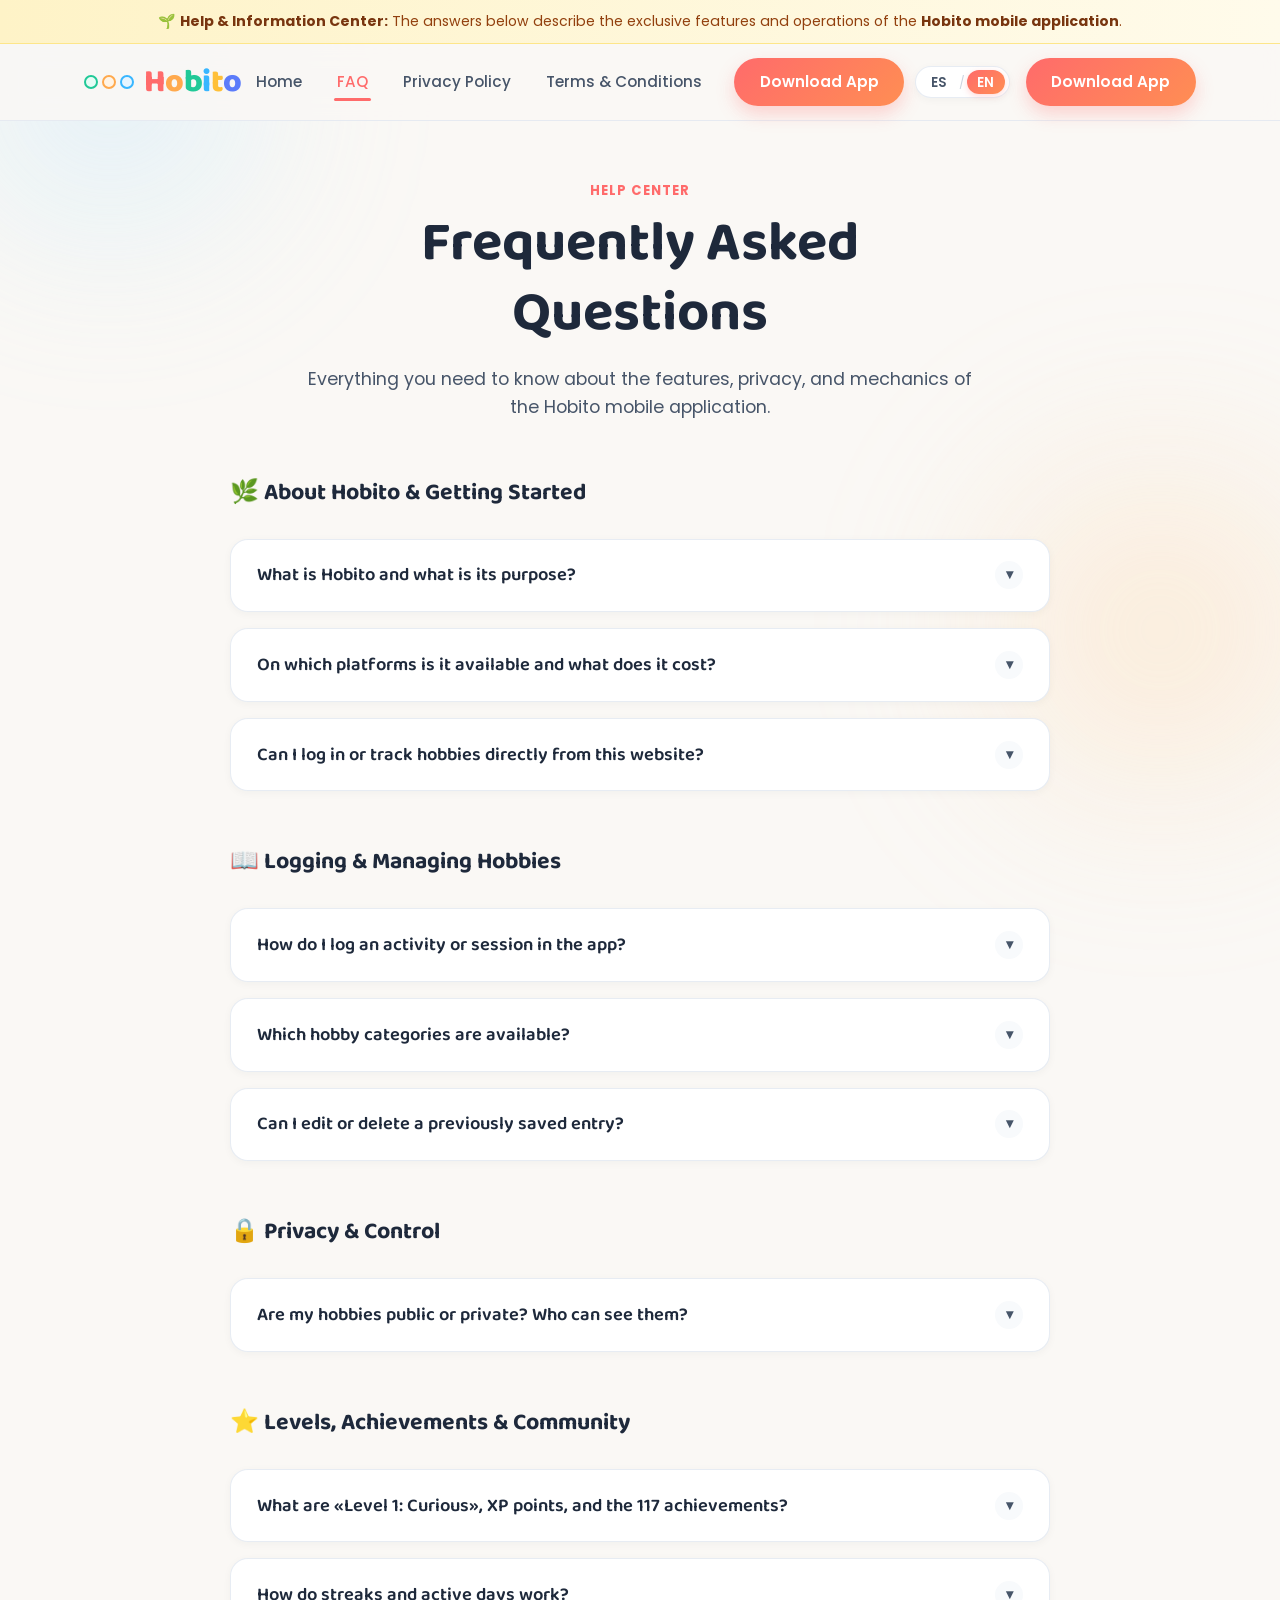
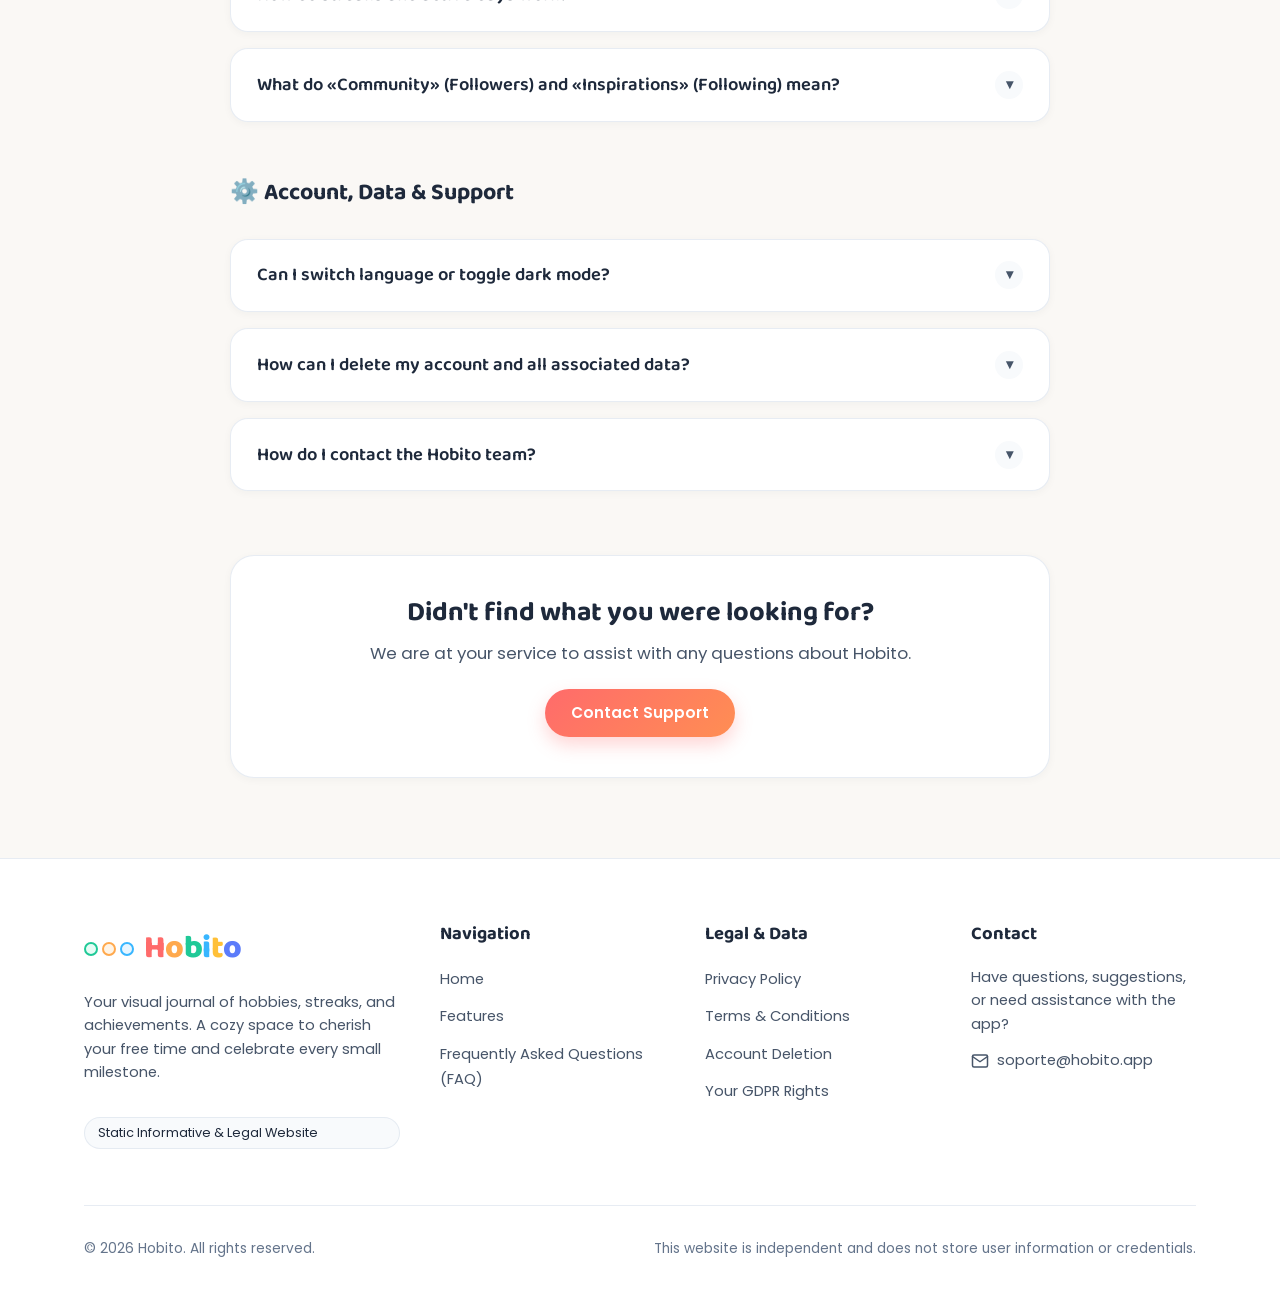
<file: faq.html>
<!DOCTYPE html>
<html lang="es">
<head>
  <meta charset="UTF-8">
  <meta name="viewport" content="width=device-width, initial-scale=1.0">
  <title>Preguntas Frecuentes (FAQ) - Hobito</title>
  <meta name="description" content="Encuentra respuestas a las dudas más comunes sobre la aplicación móvil Hobito: registro de aficiones, privacidad, niveles, logros, comunidad y soporte." data-i18n-desc="meta.faq_desc">
  <meta name="robots" content="index, follow">

  <!-- Open Graph -->
  <meta property="og:type" content="article">
  <meta property="og:title" content="Preguntas Frecuentes (FAQ) - Hobito">
  <meta property="og:description" content="Resolvemos todas tus dudas sobre el funcionamiento de Hobito, el registro de hobbies, logros y gestión de tu cuenta.">
  <meta property="og:image" content="assets/images/og-image.svg">

  <!-- Favicon -->
  <link rel="icon" type="image/svg+xml" href="favicon.svg">
  <link rel="apple-touch-icon" href="favicon.svg">

  <!-- Estilos compartidos -->
  <link rel="stylesheet" href="assets/css/styles.css">
</head>
<body data-i18n-title="meta.faq_title">

  <div class="ambient-glow ambient-glow-top-left" aria-hidden="true"></div>
  <div class="ambient-glow ambient-glow-bottom-right" aria-hidden="true"></div>

  <!-- Banner informativo -->
  <aside class="legal-disclaimer-banner" role="note">
    <div class="container" data-i18n-html="banner.faq_disclaimer">
      🌱 <strong>Centro de ayuda informativa:</strong> Las respuestas a continuación explican el funcionamiento exclusivo de la <strong>aplicación móvil Hobito</strong>.
    </div>
  </aside>

  <!-- Barra de navegación -->
  <header class="site-header">
    <div class="container navbar">
      <a href="index.html" class="brand-logo" aria-label="Hobito - Inicio">
        <div class="brand-bubbles" aria-hidden="true">
          <span class="bubble-mini bubble-mint"></span>
          <span class="bubble-mini bubble-orange"></span>
          <span class="bubble-mini bubble-blue"></span>
        </div>
        <div class="brand-text">
          <span class="c-h">H</span><span class="c-o1">o</span><span class="c-b">b</span><span class="c-i">i</span><span class="c-t">t</span><span class="c-o2">o</span>
        </div>
      </a>

      <!-- Menú de enlaces -->
      <nav id="primary-nav" class="nav-menu" aria-label="Navegación principal">
        <a href="index.html" class="nav-link" data-i18n="nav.home">Inicio</a>
        <a href="faq.html" class="nav-link active" aria-current="page" data-i18n="nav.faq">FAQ</a>
        <a href="privacy-policy.html" class="nav-link" data-i18n="nav.privacy">Política de Privacidad</a>
        <a href="terms-and-conditions.html" class="nav-link" data-i18n="nav.terms">Términos y Condiciones</a>
        <div class="nav-cta-mobile">
          <a href="index.html#descargar" class="btn btn-primary" style="width: 100%;" data-i18n="nav.download">Descargar App</a>
        </div>
      </nav>

      <!-- Acciones de cabecera: selector de idioma + botón CTA + toggle móvil -->
      <div class="nav-actions">
        <!-- Selector de idioma (ES / EN) -->
        <div class="lang-switcher" role="group" aria-label="Selector de idioma / Language selector">
          <button type="button" class="lang-btn active" data-lang="es" aria-pressed="true">ES</button>
          <span class="lang-divider">/</span>
          <button type="button" class="lang-btn" data-lang="en" aria-pressed="false">EN</button>
        </div>

        <div class="nav-cta">
          <a href="index.html#descargar" class="btn btn-primary" data-i18n="nav.download">Descargar App</a>
        </div>

        <!-- Botón hamburguesa móvil -->
        <button class="nav-toggle" aria-label="Abrir menú de navegación" aria-expanded="false" aria-controls="primary-nav">
          <span></span>
          <span></span>
          <span></span>
        </button>
      </div>
    </div>
  </header>

  <main id="main-content" class="legal-wrapper">
    <div class="container">
      
      <div class="section-header">
        <span class="section-badge" data-i18n="faq.badge">Centro de Ayuda</span>
        <h1 class="section-title" data-i18n="faq.title">Preguntas Frecuentes</h1>
        <p class="section-subtitle" data-i18n="faq.subtitle">
          Todo lo que necesitas saber sobre el funcionamiento, privacidad y características de la aplicación móvil Hobito.
        </p>
      </div>

      <div class="faq-container">

        <!-- CATEGORÍA 1: SOBRE HOBITO Y PRIMEROS PASOS -->
        <h2 class="faq-category-title" data-i18n="faq.cat1_title">
          🌿 Sobre Hobito y Primeros Pasos
        </h2>

        <!-- Item 1: Qué es Hobito -->
        <div class="accordion-item" id="faq-que-es">
          <button class="accordion-header" aria-expanded="false" aria-controls="faq-desc-que-es">
            <span data-i18n="faq.q1">¿Qué es Hobito y cuál es su objetivo?</span>
            <span class="accordion-icon" aria-hidden="true">▾</span>
          </button>
          <div id="faq-desc-que-es" class="accordion-body">
            <div class="accordion-content" data-i18n-html="faq.a1">
              <p>
                <strong>Hobito</strong> es una aplicación móvil diseñada como diario y compañero para tus actividades de ocio y aficiones («hobbies»). Te permite llevar un registro visual y ordenado de lo que te gusta hacer en tu tiempo libre (lectura, deporte, arte, música, jardinería, etc.), mantener la constancia mediante rachas semanales, ganar experiencia y desbloquear logros lúdicos.
              </p>
              <p>
                A diferencia de las redes sociales tradicionales saturadas de ruido, Hobito está pensada para ser un espacio tranquilo, acogedor y motivador centrado en tu disfrute personal.
              </p>
            </div>
          </div>
        </div>

        <!-- Item 2: Plataformas y coste -->
        <div class="accordion-item" id="faq-plataformas">
          <button class="accordion-header" aria-expanded="false" aria-controls="faq-desc-plataformas">
            <span data-i18n="faq.q2">¿En qué plataformas está disponible y cuánto cuesta?</span>
            <span class="accordion-icon" aria-hidden="true">▾</span>
          </button>
          <div id="faq-desc-plataformas" class="accordion-body">
            <div class="accordion-content" data-i18n-html="faq.a2">
              <p>
                Hobito está disponible principalmente para dispositivos móviles Android a través de <strong>Google Play Store</strong>. La descarga y el uso de las funciones básicas de registro, niveles y rachas son accesibles de forma libre y gratuita.
              </p>
            </div>
          </div>
        </div>

        <!-- Item 3: Inicio de sesión en esta web vs app -->
        <div class="accordion-item" id="faq-web-independencia">
          <button class="accordion-header" aria-expanded="false" aria-controls="faq-desc-web-independencia">
            <span data-i18n="faq.q3">¿Puedo iniciar sesión o registrar hobbies desde esta página web?</span>
            <span class="accordion-icon" aria-hidden="true">▾</span>
          </button>
          <div id="faq-desc-web-independencia" class="accordion-body">
            <div class="accordion-content" data-i18n-html="faq.a3">
              <p>
                <strong>No.</strong> Este sitio web es exclusivamente informativo y legal. No dispone de backend, base de datos ni formularios de acceso.
              </p>
              <p>
                Toda la autenticación (por correo o con cuenta de Google), el registro de actividades y la gestión de tu perfil se realizan exclusivamente dentro de la <strong>aplicación móvil Hobito</strong> instalada en tu smartphone.
              </p>
            </div>
          </div>
        </div>

        <!-- CATEGORÍA 2: REGISTRO Y GESTIÓN DE HOBBIES -->
        <h2 class="faq-category-title" data-i18n="faq.cat2_title">
          📖 Registro y Gestión de Hobbies
        </h2>

        <!-- Item 4: Cómo registrar actividades -->
        <div class="accordion-item" id="faq-como-registrar">
          <button class="accordion-header" aria-expanded="false" aria-controls="faq-desc-como-registrar">
            <span data-i18n="faq.q4">¿Cómo se registra una actividad o sesión en la app?</span>
            <span class="accordion-icon" aria-hidden="true">▾</span>
          </button>
          <div id="faq-desc-como-registrar" class="accordion-body">
            <div class="accordion-content" data-i18n-html="faq.a4">
              <p>
                Registrar una actividad es muy sencillo:
              </p>
              <ol>
                <li>Abre la aplicación móvil Hobito en tu dispositivo.</li>
                <li>Pulsa el botón de añadir (icono <strong>+</strong>).</li>
                <li>Selecciona el hobby o actividad que has realizado.</li>
                <li>Añade la fecha, una breve nota o reflexión y, si lo deseas, una foto de tu avance.</li>
                <li>Elige si deseas que la publicación sea pública para la comunidad o privada solo para ti.</li>
                <li>Guarda el registro para sumar puntos de experiencia (XP) y actualizar tu contador de hobbies y rachas.</li>
              </ol>
            </div>
          </div>
        </div>

        <!-- Item 5: Categorías disponibles -->
        <div class="accordion-item" id="faq-categorias">
          <button class="accordion-header" aria-expanded="false" aria-controls="faq-desc-categorias">
            <span data-i18n="faq.q5">¿Qué categorías de hobbies están disponibles?</span>
            <span class="accordion-icon" aria-hidden="true">▾</span>
          </button>
          <div id="faq-desc-categorias" class="accordion-body">
            <div class="accordion-content" data-i18n-html="faq.a5">
              <p>
                Hobito contempla una amplia variedad de categorías para abarcar todo tipo de intereses creativos, físicos, culturales y relajantes:
              </p>
              <ul>
                <li><strong>Artes y Manualidades:</strong> Pintura, dibujo, ilustración digital, cerámica, costura, ganchillo, origami.</li>
                <li><strong>Lectura y Escritura:</strong> Libros leídos, novelas gráficas, escritura creativa, diarios.</li>
                <li><strong>Deporte y Bienestar:</strong> Ciclismo, senderismo, yoga, escalada, natación, running.</li>
                <li><strong>Gastronomía:</strong> Cocina creativa, repostería, barista de café, cata de té.</li>
                <li><strong>Naturaleza:</strong> Jardinería, botánica, cuidado de plantas de interior, ornitología.</li>
                <li><strong>Música y Escena:</strong> Guitarra, piano, ukelele, canto, teatro.</li>
                <li><strong>Ocio y Tecnología:</strong> Videojuegos, programación creativa, juegos de mesa, fotografía, maquetismo.</li>
              </ul>
              <p>
                Además, puedes crear o personalizar aficiones a tu gusto si tu pasión es muy específica.
              </p>
            </div>
          </div>
        </div>

        <!-- Item 6: Edición y eliminación de registros -->
        <div class="accordion-item" id="faq-editar-eliminar">
          <button class="accordion-header" aria-expanded="false" aria-controls="faq-desc-editar-eliminar">
            <span data-i18n="faq.q6">¿Puedo editar o eliminar un registro guardado previamente?</span>
            <span class="accordion-icon" aria-hidden="true">▾</span>
          </button>
          <div id="faq-desc-editar-eliminar" class="accordion-body">
            <div class="accordion-content" data-i18n-html="faq.a6">
              <p>
                <strong>Sí, por supuesto.</strong> Puedes acceder al historial de registros de cualquier hobby, seleccionar la entrada que deseas modificar y pulsar en «Editar» para corregir notas, fotos o fechas.
              </p>
              <p>
                Si prefieres suprimirla, selecciona la opción «Eliminar registro». La entrada desaparecerá de tus estadísticas de forma inmediata.
              </p>
            </div>
          </div>
        </div>

        <!-- CATEGORÍA 3: PRIVACIDAD Y VISIBILIDAD -->
        <h2 class="faq-category-title" data-i18n="faq.cat3_title">
          🔒 Privacidad y Control
        </h2>

        <!-- Item 7: Privacidad de los hobbies -->
        <div class="accordion-item" id="faq-privacidad-hobbies">
          <button class="accordion-header" aria-expanded="false" aria-controls="faq-desc-privacidad-hobbies">
            <span data-i18n="faq.q7">¿Mis hobbies son públicos o privados? ¿Quién puede verlos?</span>
            <span class="accordion-icon" aria-hidden="true">▾</span>
          </button>
          <div id="faq-desc-privacidad-hobbies" class="accordion-body">
            <div class="accordion-content" data-i18n-html="faq.a7">
              <p>
                <strong>Tú tienes el control total de cada registro:</strong>
              </p>
              <ul>
                <li><strong>Registros Privados:</strong> Por defecto o según tu elección, nadie más puede ver tus anotaciones personales, fechas íntimas ni fotos privadas. Se mantienen en tu diario seguro.</li>
                <li><strong>Registros Públicos:</strong> Si decides compartir una actividad como pública, aparecerá en el feed de inspiración de Hobito para que tus seguidores y otros miembros puedan descubrirla y animarte.</li>
              </ul>
              <p>
                Puedes cambiar el estado de cualquier registro de público a privado (y viceversa) en cualquier momento.
              </p>
            </div>
          </div>
        </div>

        <!-- CATEGORÍA 4: GAMIFICACIÓN, LOGROS Y COMUNIDAD -->
        <h2 class="faq-category-title" data-i18n="faq.cat4_title">
          ⭐ Niveles, Logros y Comunidad
        </h2>

        <!-- Item 8: Niveles y logros -->
        <div class="accordion-item" id="faq-niveles-logros">
          <button class="accordion-header" aria-expanded="false" aria-controls="faq-desc-niveles-logros">
            <span data-i18n="faq.q8">¿Qué es el «Level 1: Curious», los XP y los 117 logros?</span>
            <span class="accordion-icon" aria-hidden="true">▾</span>
          </button>
          <div id="faq-desc-niveles-logros" class="accordion-body">
            <div class="accordion-content" data-i18n-html="faq.a8">
              <p>
                Hobito integra una mecánica de gamificación diseñada para hacer tu tiempo libre más divertido:
              </p>
              <ul>
                <li><strong>Nivel y Puntos de Experiencia (XP):</strong> Al registrar tus aficiones y mantener hábitos sumas puntos XP. Todos los usuarios comienzan en <em>Level 1: Curious</em> (con 50 XP necesarios para alcanzar el Nivel 2) y van desbloqueando nuevos rangos conforme exploran el mundo de las aficiones.</li>
                <li><strong>117 Logros Desbloqueables:</strong> Hobito contiene 117 medallas e insignias secretas (por ejemplo: registrar tu primer hobby, mantener una racha de 7 días, explorar 3 categorías diferentes o documentar una sesión nocturna).</li>
              </ul>
              <p>
                <em>Nota legal:</em> Los puntos de experiencia, niveles y logros no tienen valor comercial ni canjeable por dinero real.
              </p>
            </div>
          </div>
        </div>

        <!-- Item 9: Rachas (Streaks) -->
        <div class="accordion-item" id="faq-rachas">
          <button class="accordion-header" aria-expanded="false" aria-controls="faq-desc-rachas">
            <span data-i18n="faq.q9">¿Cómo funcionan las rachas («Streak») y los días activos?</span>
            <span class="accordion-icon" aria-hidden="true">▾</span>
          </button>
          <div id="faq-desc-rachas" class="accordion-body">
            <div class="accordion-content" data-i18n-html="faq.a9">
              <p>
                La tarjeta de «STREAK» en tu perfil muestra el número de días que has dedicado tiempo a tus aficiones durante la semana activa. Dedicar unos minutos al día a lo que te apasiona ayuda a prevenir el estrés y fomenta el autocuidado constante.
              </p>
            </div>
          </div>
        </div>

        <!-- Item 10: Seguidores y recomendaciones -->
        <div class="accordion-item" id="faq-comunidad-seguidores">
          <button class="accordion-header" aria-expanded="false" aria-controls="faq-desc-comunidad-seguidores">
            <span data-i18n="faq.q10">¿Qué significan «Community» (Seguidores) e «Inspirations» (Seguidos)?</span>
            <span class="accordion-icon" aria-hidden="true">▾</span>
          </button>
          <div id="faq-desc-comunidad-seguidores" class="accordion-body">
            <div class="accordion-content" data-i18n-html="faq.a10">
              <p>
                En tu pantalla de perfil encontrarás dos métricas sociales:
              </p>
              <ul>
                <li><strong>Community (Followers):</strong> Usuarios que te siguen y aprecian las actividades y progresos que marcas como públicos.</li>
                <li><strong>Inspirations (Following):</strong> Personas cuyas aficiones o proyectos sigues para encontrar ideas, técnicas o inspiración para tus propios momentos de ocio.</li>
              </ul>
              <p>
                La sección de recomendaciones te muestra sugerencias afines a tus intereses sin algoritmos intrusivos ni venta de datos a anunciantes.
              </p>
            </div>
          </div>
        </div>

        <!-- CATEGORÍA 5: CUENTA, DATOS Y SOPORTE -->
        <h2 class="faq-category-title" data-i18n="faq.cat5_title">
          ⚙️ Cuenta, Datos y Asistencia
        </h2>

        <!-- Item 11: Idiomas y temas -->
        <div class="accordion-item" id="faq-idiomas-temas">
          <button class="accordion-header" aria-expanded="false" aria-controls="faq-desc-idiomas-temas">
            <span data-i18n="faq.q11">¿Puedo cambiar el idioma o el tema (modo oscuro)?</span>
            <span class="accordion-icon" aria-hidden="true">▾</span>
          </button>
          <div id="faq-desc-idiomas-temas" class="accordion-body">
            <div class="accordion-content" data-i18n-html="faq.a11">
              <p>
                Sí. Desde la sección de <strong>Preferences</strong> en la pantalla de perfil puedes ajustar:
              </p>
              <ul>
                <li><strong>Language:</strong> Selección de idioma preferido o detección automática del sistema.</li>
                <li><strong>Theme:</strong> Modo claro, modo oscuro o adaptación automática según la configuración de tu teléfono móvil.</li>
              </ul>
            </div>
          </div>
        </div>

        <!-- Item 12: Eliminación de cuenta -->
        <div class="accordion-item" id="faq-eliminar-cuenta">
          <button class="accordion-header" aria-expanded="false" aria-controls="faq-desc-eliminar-cuenta">
            <span data-i18n="faq.q12">¿Cómo puedo eliminar mi cuenta y todos mis datos de la app?</span>
            <span class="accordion-icon" aria-hidden="true">▾</span>
          </button>
          <div id="faq-desc-eliminar-cuenta" class="accordion-body">
            <div class="accordion-content" data-i18n-html="faq.a12">
              <p>
                Puedes eliminar tu cuenta en cualquier momento siguiendo estos pasos:
              </p>
              <ol>
                <li>En la app móvil Hobito, ve a la pestaña <strong>Account / Perfil</strong>.</li>
                <li>Selecciona la opción <strong>Eliminar cuenta</strong>.</li>
                <li>Confirma tu decisión. Todos tus hobbies, fotos, rachas, logros y credenciales se borrarán permanentemente de los servidores de la aplicación móvil.</li>
              </ol>
              <p>
                Si no tienes acceso a tu teléfono o prefieres solicitarlo manualmente, puedes enviar un correo desde la dirección con la que te registraste a <a href="mailto:soporte@hobito.app">soporte@hobito.app</a>. Consulta los detalles en nuestra <a href="privacy-policy.html#eliminacion-cuenta">Política de Privacidad</a>.
              </p>
            </div>
          </div>
        </div>

        <!-- Item 13: Contacto y soporte -->
        <div class="accordion-item" id="faq-contacto">
          <button class="accordion-header" aria-expanded="false" aria-controls="faq-desc-contacto">
            <span data-i18n="faq.q13">¿Cómo puedo contactar con el equipo de Hobito?</span>
            <span class="accordion-icon" aria-hidden="true">▾</span>
          </button>
          <div id="faq-desc-contacto" class="accordion-body">
            <div class="accordion-content" data-i18n-html="faq.a13">
              <p>
                Para cualquier consulta técnica, reporte de errores en la aplicación móvil, sugerencias o dudas legales, puedes escribir a nuestro canal oficial de soporte:
              </p>
              <p>
                📧 <strong>Correo de soporte:</strong> <a href="mailto:soporte@hobito.app">soporte@hobito.app</a>
              </p>
              <p>
                Respondemos a todas las consultas de la comunidad en un plazo habitual de 24 a 48 horas hábiles.
              </p>
            </div>
          </div>
        </div>

      </div>

      <!-- Caja de soporte inferior -->
      <div style="margin-top: 4rem; text-align: center; background: #FFFFFF; padding: 2.5rem; border-radius: var(--radius-lg); border: 1px solid var(--border-card); box-shadow: var(--shadow-sm); max-width: 820px; margin-left: auto; margin-right: auto;">
        <h3 style="margin-bottom: 0.6rem;" data-i18n="faq.bottom_title">¿No encontraste lo que buscabas?</h3>
        <p style="margin-bottom: 1.4rem;" data-i18n="faq.bottom_desc">
          Estamos a tu disposición para ayudarte con cualquier detalle sobre Hobito.
        </p>
        <a href="mailto:soporte@hobito.app" class="btn btn-primary" data-i18n="faq.bottom_btn">Contactar con Soporte</a>
      </div>

    </div>
  </main>

  <!-- Pie de página común -->
  <footer class="site-footer">
    <div class="container">
      <div class="footer-grid">
        <div class="footer-brand">
          <a href="index.html" class="brand-logo" aria-label="Hobito - Inicio">
            <div class="brand-bubbles" aria-hidden="true">
              <span class="bubble-mini bubble-mint"></span>
              <span class="bubble-mini bubble-orange"></span>
              <span class="bubble-mini bubble-blue"></span>
            </div>
            <div class="brand-text">
              <span class="c-h">H</span><span class="c-o1">o</span><span class="c-b">b</span><span class="c-i">i</span><span class="c-t">t</span><span class="c-o2">o</span>
            </div>
          </a>
          <p class="footer-description" data-i18n="footer.brand_desc">
            Tu diario visual de aficiones, rachas y logros. Un espacio acogedor donde celebrar tu tiempo personal.
          </p>
          <span class="footer-legal-tag" data-i18n="footer.legal_tag">Web Informativa y Legal Estática</span>
        </div>

        <div>
          <h4 class="footer-col-title" data-i18n="footer.nav_title">Navegación</h4>
          <ul class="footer-links">
            <li><a href="index.html" class="footer-link" data-i18n="nav.home">Inicio</a></li>
            <li><a href="index.html#caracteristicas" class="footer-link" data-i18n="footer.features">Funcionalidades</a></li>
            <li><a href="faq.html" class="footer-link" data-i18n="footer.faq">Preguntas Frecuentes (FAQ)</a></li>
          </ul>
        </div>

        <div>
          <h4 class="footer-col-title" data-i18n="footer.legal_title">Legalidad</h4>
          <ul class="footer-links">
            <li><a href="privacy-policy.html" class="footer-link" data-i18n="footer.privacy">Política de Privacidad</a></li>
            <li><a href="terms-and-conditions.html" class="footer-link" data-i18n="footer.terms">Términos y Condiciones</a></li>
            <li><a href="privacy-policy.html#eliminacion-cuenta" class="footer-link" data-i18n="footer.delete_account">Eliminación de Cuenta</a></li>
            <li><a href="privacy-policy.html#derechos-rgpd" class="footer-link" data-i18n="footer.gdpr_rights">Derechos RGPD</a></li>
          </ul>
        </div>

        <div>
          <h4 class="footer-col-title" data-i18n="footer.contact_title">Contacto</h4>
          <p class="footer-description" style="margin-bottom: 0.8rem;" data-i18n="footer.contact_desc">
            Escríbenos directamente:
          </p>
          <div class="footer-contact-item">
            <svg width="18" height="18" viewBox="0 0 24 24" fill="none" stroke="currentColor" stroke-width="2" stroke-linecap="round" stroke-linejoin="round" aria-hidden="true"><path d="M4 4h16c1.1 0 2 .9 2 2v12c0 1.1-.9 2-2 2H4c-1.1 0-2-.9-2-2V6c0-1.1.9-2 2-2z"></path><polyline points="22,6 12,13 2,6"></polyline></svg>
            <a href="mailto:soporte@hobito.app" class="footer-link">soporte@hobito.app</a>
          </div>
        </div>
      </div>

      <div class="footer-bottom">
        <div>
          © <span id="current-year">2026</span> Hobito. <span data-i18n="footer.rights_reserved">Todos los derechos reservados.</span>
        </div>
        <div data-i18n="footer.disclaimer_bottom">
          Esta web es independiente y no recopila información de usuario ni credenciales.
        </div>
      </div>
    </div>
  </footer>

  <!-- Scripts: diccionario de traducciones, motor i18n y scripts principales -->
  <script src="assets/js/translations.js"></script>
  <script src="assets/js/i18n.js"></script>
  <script src="assets/js/main.js"></script>
</body>
</html>
</file>
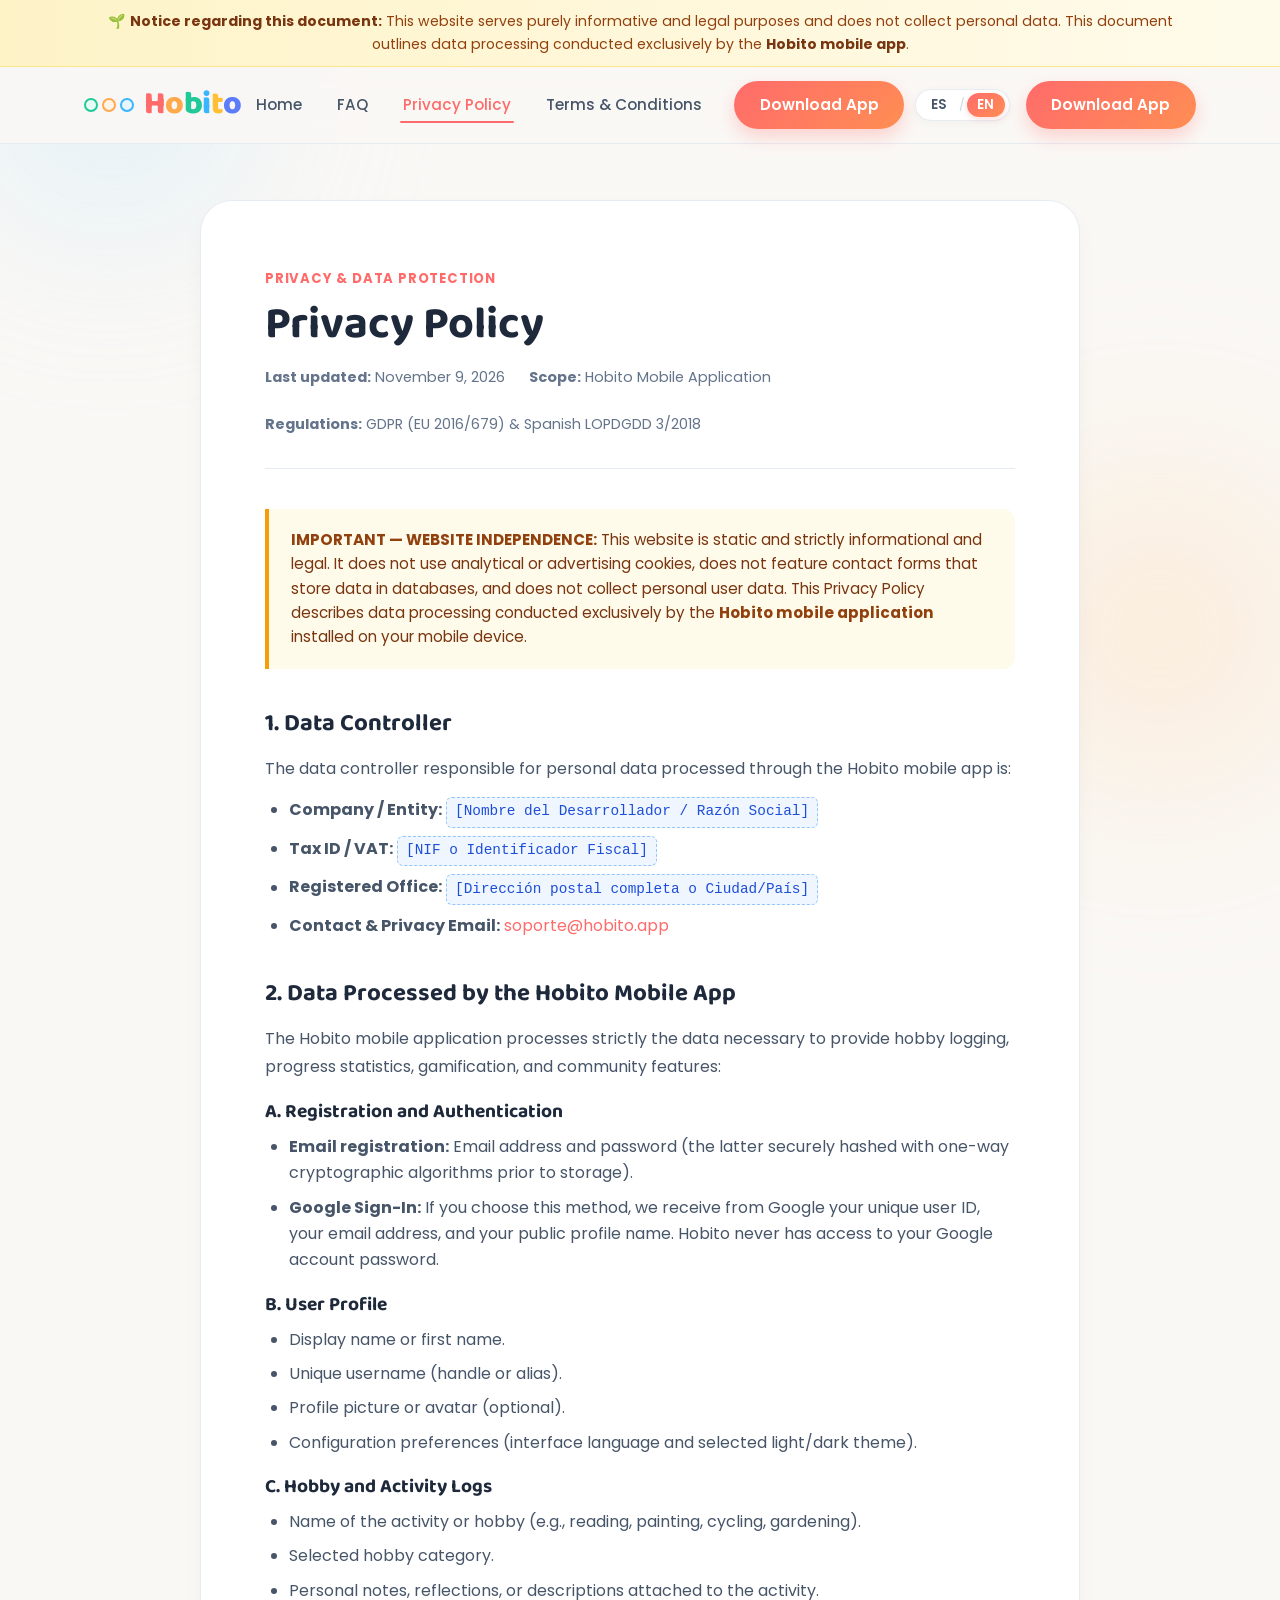
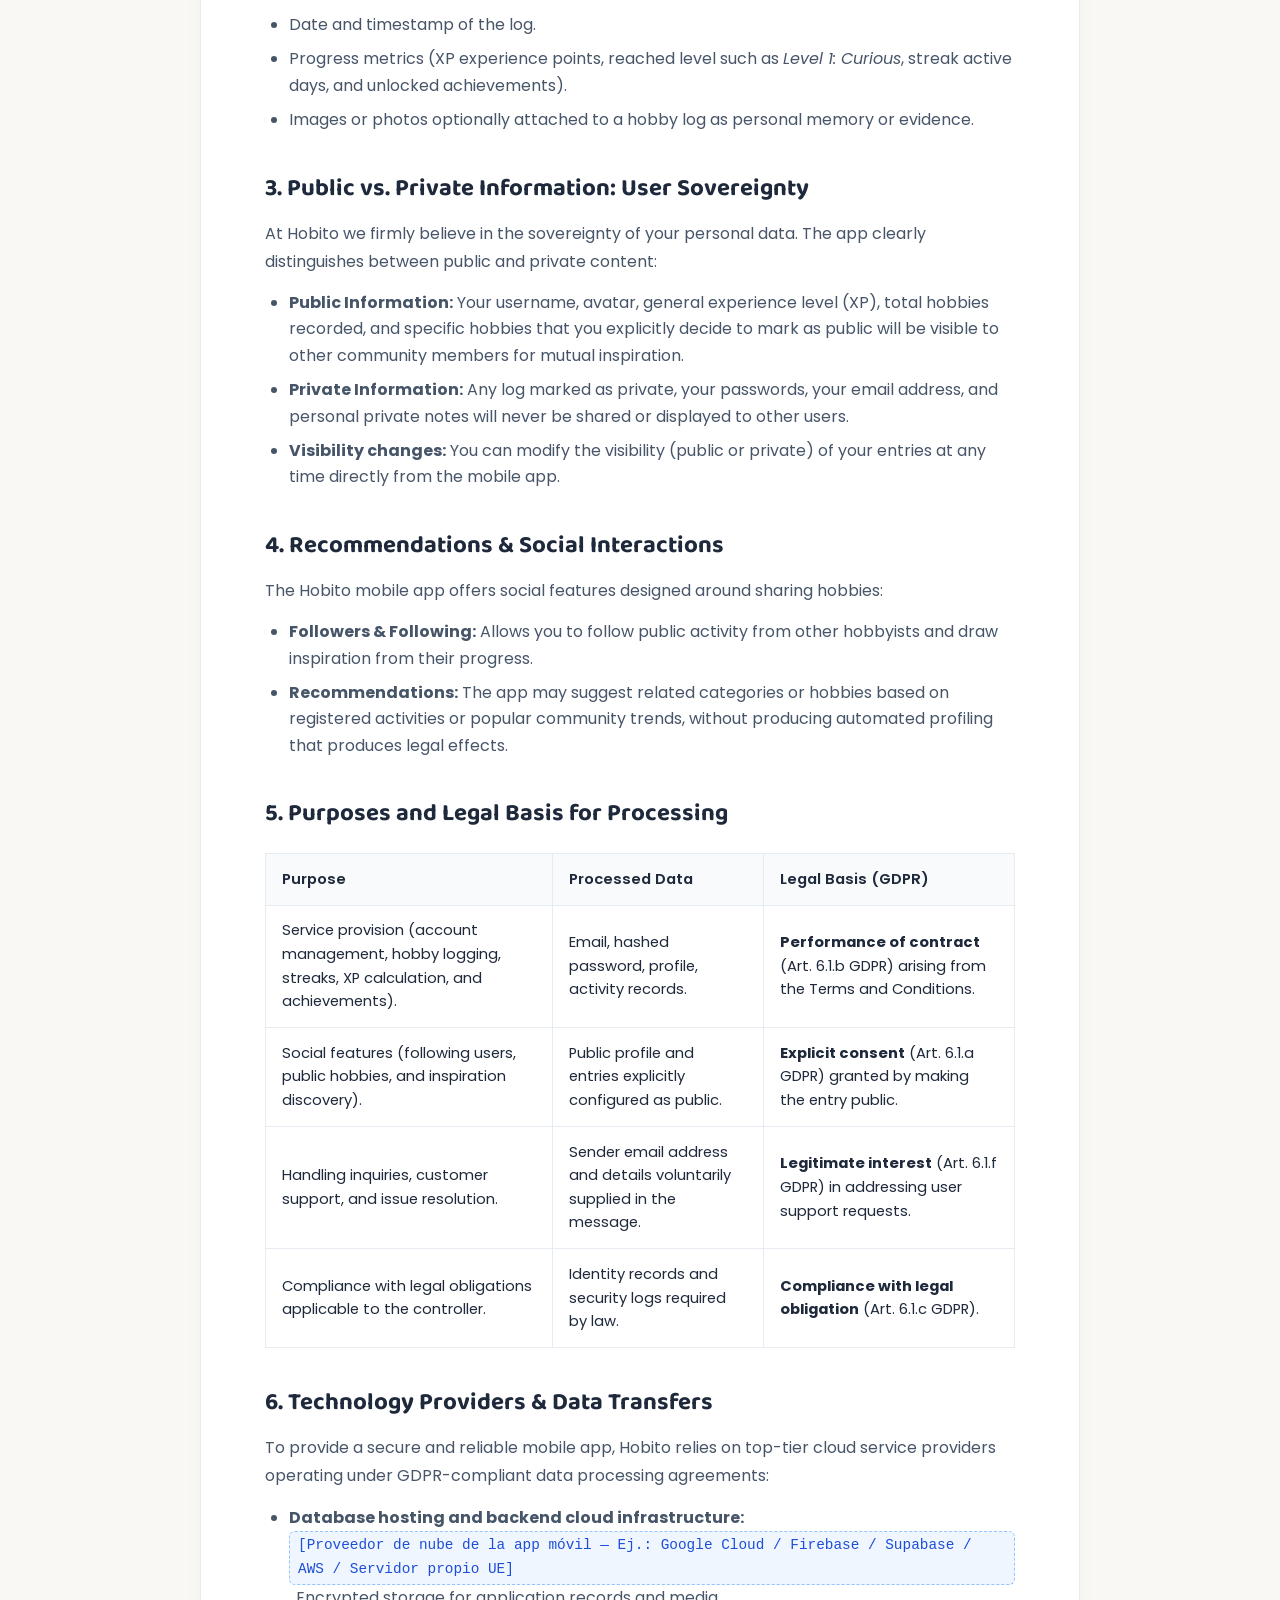
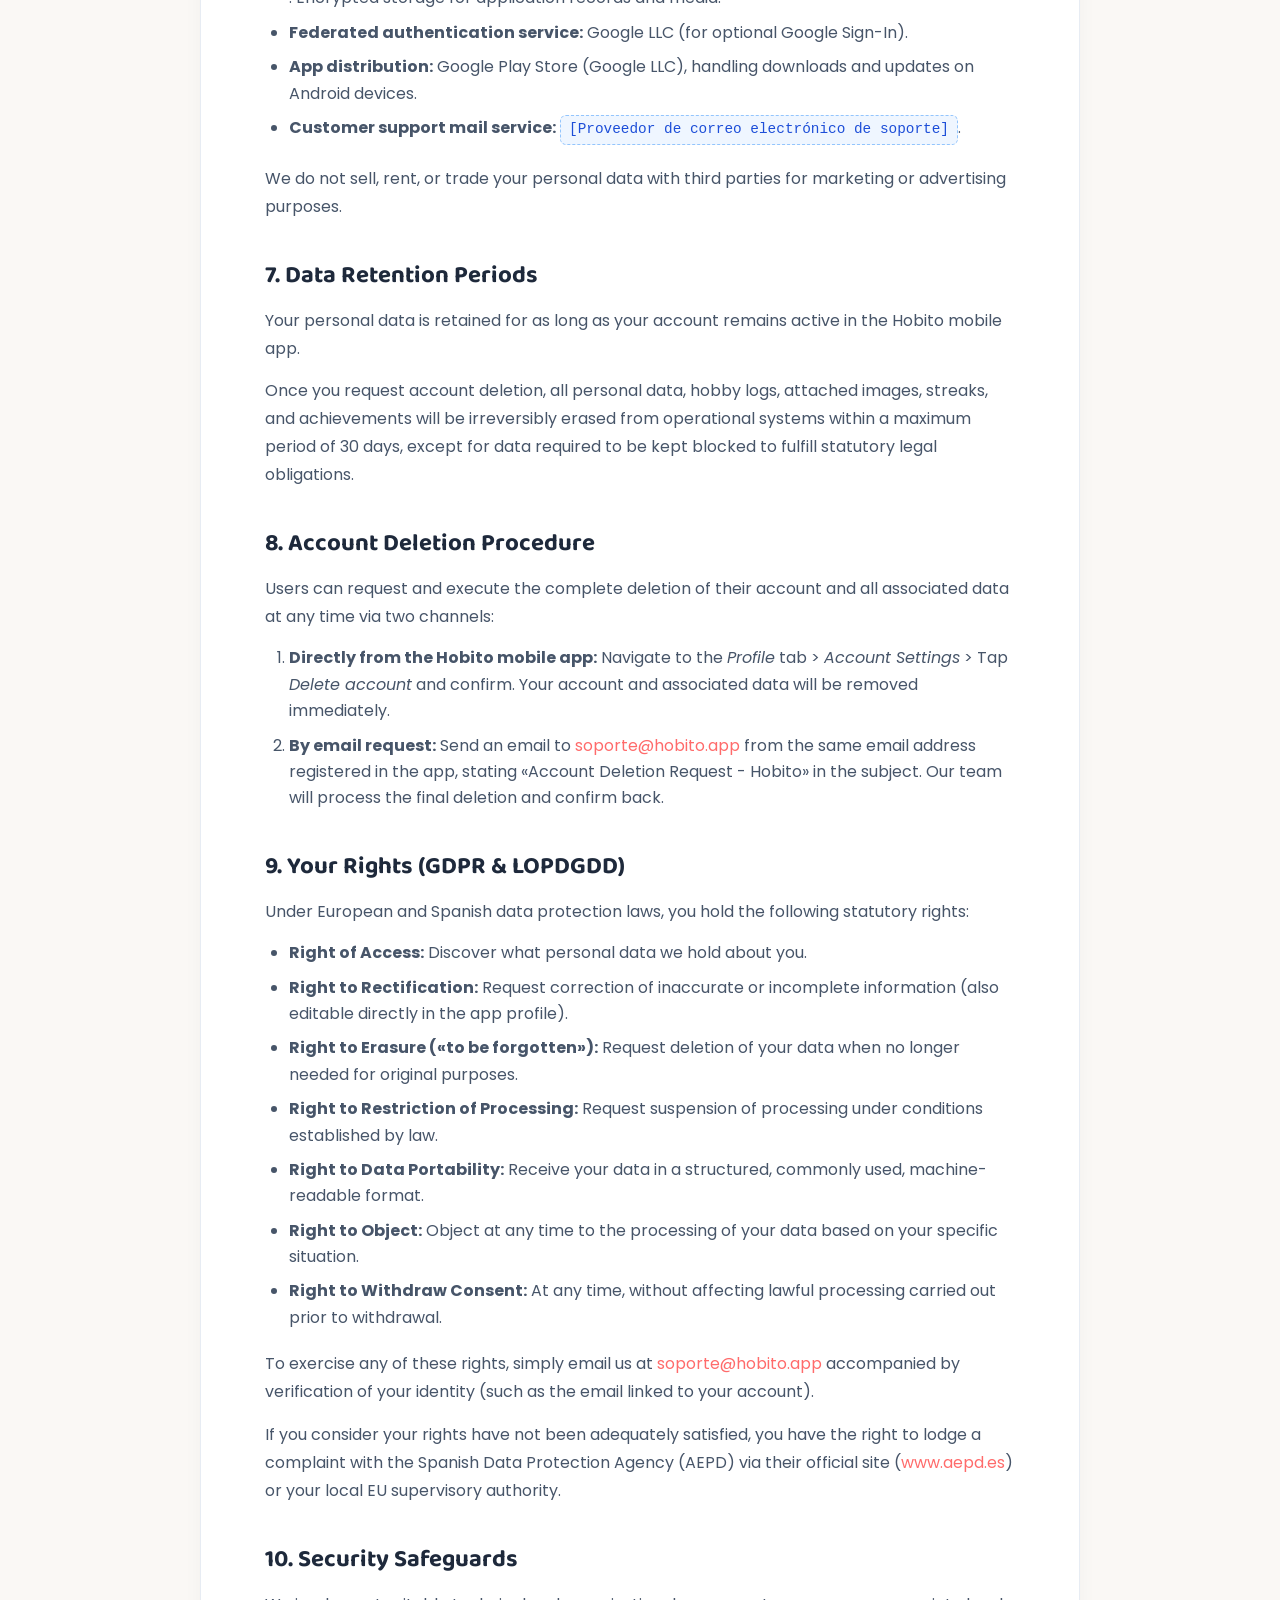
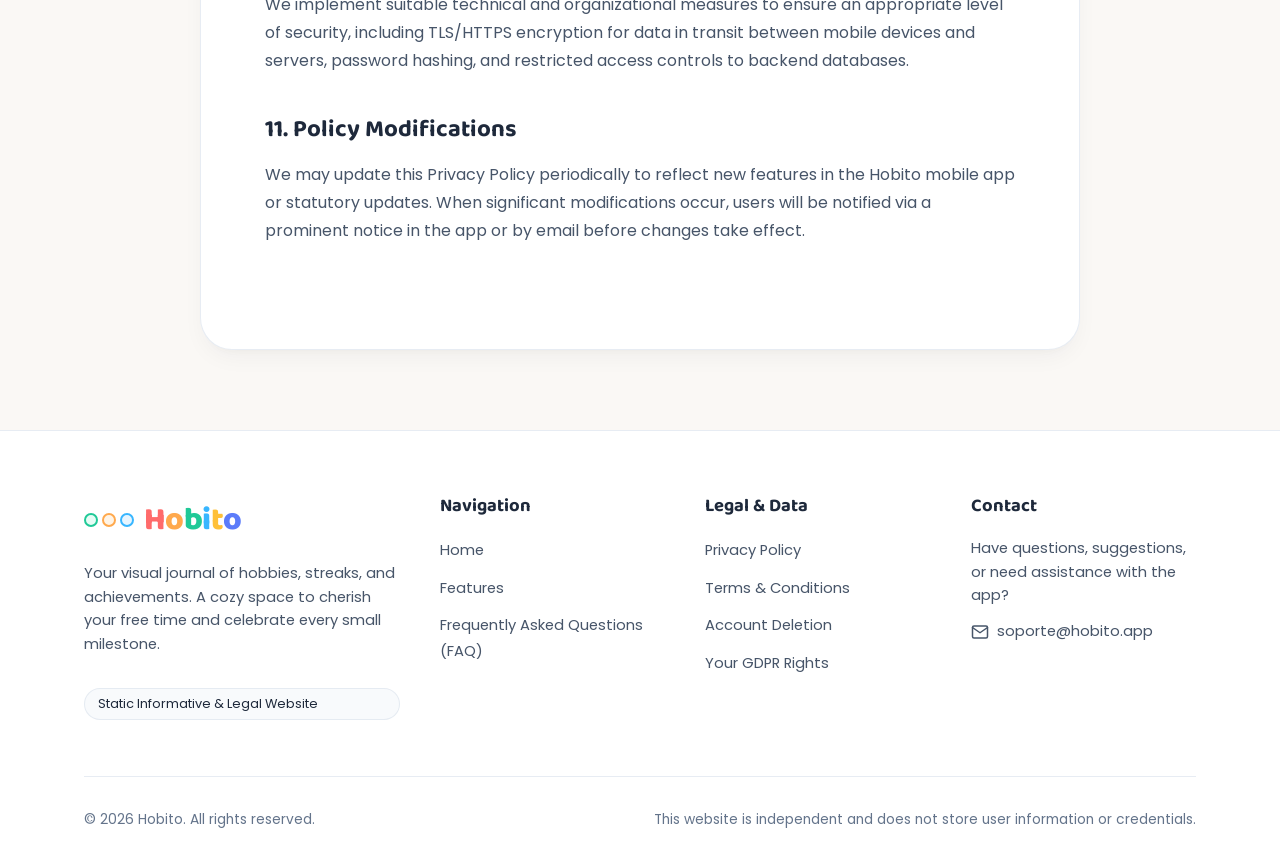
<file: privacy-policy.html>
<!DOCTYPE html>
<html lang="es">
<head>
  <meta charset="UTF-8">
  <meta name="viewport" content="width=device-width, initial-scale=1.0">
  <title>Política de Privacidad - Hobito</title>
  <meta name="description" content="Política de Privacidad de Hobito. Conoce cómo la aplicación móvil Hobito trata, almacena y protege tus datos personales conforme al RGPD y la LOPDGDD." data-i18n-desc="meta.privacy_desc">
  <meta name="robots" content="index, follow">

  <!-- Open Graph -->
  <meta property="og:type" content="article">
  <meta property="og:title" content="Política de Privacidad - Hobito">
  <meta property="og:description" content="Información transparente sobre los tratamientos de datos de la aplicación móvil Hobito y el ejercicio de tus derechos RGPD.">
  <meta property="og:image" content="assets/images/og-image.svg">

  <!-- Favicon -->
  <link rel="icon" type="image/svg+xml" href="favicon.svg">
  <link rel="apple-touch-icon" href="favicon.svg">

  <!-- Estilos compartidos -->
  <link rel="stylesheet" href="assets/css/styles.css">
</head>
<body data-i18n-title="meta.privacy_title">

  <!-- Destellos ambientales -->
  <div class="ambient-glow ambient-glow-top-left" aria-hidden="true"></div>
  <div class="ambient-glow ambient-glow-bottom-right" aria-hidden="true"></div>

  <!-- Banner informativo -->
  <aside class="legal-disclaimer-banner" role="note">
    <div class="container" data-i18n-html="banner.legal_disclaimer">
      🌱 <strong>Aviso sobre este documento:</strong> Esta web tiene fines meramente informativos y legales. La web no recopila ni almacena datos personales. El presente texto documenta exclusivamente los tratamientos realizados por la <strong>aplicación móvil Hobito</strong>.
    </div>
  </aside>

  <!-- Barra de navegación -->
  <header class="site-header">
    <div class="container navbar">
      <a href="index.html" class="brand-logo" aria-label="Hobito - Inicio">
        <div class="brand-bubbles" aria-hidden="true">
          <span class="bubble-mini bubble-mint"></span>
          <span class="bubble-mini bubble-orange"></span>
          <span class="bubble-mini bubble-blue"></span>
        </div>
        <div class="brand-text">
          <span class="c-h">H</span><span class="c-o1">o</span><span class="c-b">b</span><span class="c-i">i</span><span class="c-t">t</span><span class="c-o2">o</span>
        </div>
      </a>

      <!-- Menú de enlaces -->
      <nav id="primary-nav" class="nav-menu" aria-label="Navegación principal">
        <a href="index.html" class="nav-link" data-i18n="nav.home">Inicio</a>
        <a href="faq.html" class="nav-link" data-i18n="nav.faq">FAQ</a>
        <a href="privacy-policy.html" class="nav-link active" aria-current="page" data-i18n="nav.privacy">Política de Privacidad</a>
        <a href="terms-and-conditions.html" class="nav-link" data-i18n="nav.terms">Términos y Condiciones</a>
        <div class="nav-cta-mobile">
          <a href="index.html#descargar" class="btn btn-primary" style="width: 100%;" data-i18n="nav.download">Descargar App</a>
        </div>
      </nav>

      <!-- Acciones de cabecera: selector de idioma + botón CTA + toggle móvil -->
      <div class="nav-actions">
        <!-- Selector de idioma (ES / EN) -->
        <div class="lang-switcher" role="group" aria-label="Selector de idioma / Language selector">
          <button type="button" class="lang-btn active" data-lang="es" aria-pressed="true">ES</button>
          <span class="lang-divider">/</span>
          <button type="button" class="lang-btn" data-lang="en" aria-pressed="false">EN</button>
        </div>

        <div class="nav-cta">
          <a href="index.html#descargar" class="btn btn-primary" data-i18n="nav.download">Descargar App</a>
        </div>

        <!-- Botón hamburguesa móvil -->
        <button class="nav-toggle" aria-label="Abrir menú de navegación" aria-expanded="false" aria-controls="primary-nav">
          <span></span>
          <span></span>
          <span></span>
        </button>
      </div>
    </div>
  </header>

  <main id="main-content" class="legal-wrapper">
    <div class="container">
      <article class="legal-card">
        
        <header class="legal-header">
          <span class="legal-badge" data-i18n="privacy.badge">Privacidad y Protección de Datos</span>
          <h1 class="legal-title" data-i18n="privacy.title">Política de Privacidad</h1>
          <div class="legal-meta">
            <span data-i18n-html="privacy.meta_updated"><strong>Última actualización:</strong> 9 de noviembre de 2026</span>
            <span data-i18n-html="privacy.meta_scope"><strong>Ámbito:</strong> Aplicación Móvil Hobito</span>
            <span data-i18n-html="privacy.meta_reg"><strong>Normativa:</strong> RGPD (UE 2016/679) &amp; LOPDGDD 3/2018</span>
          </div>
        </header>

        <!-- Cuadro aclaratorio esencial -->
        <div class="legal-notice-box" role="note" data-i18n-html="privacy.notice_box">
          <strong>IMPORTANTE — INDEPENDENCIA DE ESTA WEB:</strong> Este sitio web es estático y de carácter exclusivamente informativo y legal. Esta página web no utiliza cookies analíticas ni publicitarias, no incluye formularios de contacto que almacenen datos en bases de datos y no recopila información del usuario. La presente Política de Privacidad describe el tratamiento de datos llevado a cabo exclusivamente por la <strong>aplicación móvil Hobito</strong> instalada en su dispositivo.
        </div>

        <!-- 1. Responsable del Tratamiento -->
        <section class="legal-section">
          <h2 data-i18n="privacy.sec1_title">1. Responsable del Tratamiento</h2>
          <p data-i18n="privacy.sec1_text">
            El responsable del tratamiento de los datos personales recabados a través de la aplicación móvil Hobito es:
          </p>
          <ul>
            <li><span data-i18n-html="privacy.sec1_item1"><strong>Denominación / Titular:</strong></span> <span class="legal-placeholder">[Nombre del Desarrollador / Razón Social]</span></li>
            <li><span data-i18n-html="privacy.sec1_item2"><strong>NIF/CIF/Identificador:</strong></span> <span class="legal-placeholder">[NIF o Identificador Fiscal]</span></li>
            <li><span data-i18n-html="privacy.sec1_item3"><strong>Domicilio social:</strong></span> <span class="legal-placeholder">[Dirección postal completa o Ciudad/País]</span></li>
            <li><span data-i18n-html="privacy.sec1_item4"><strong>Correo electrónico de contacto y privacidad:</strong></span> <a href="mailto:soporte@hobito.app">soporte@hobito.app</a></li>
          </ul>
        </section>

        <!-- 2. Datos recopilados por la aplicación móvil -->
        <section class="legal-section">
          <h2 data-i18n="privacy.sec2_title">2. Datos que trata la Aplicación Móvil Hobito</h2>
          <p data-i18n="privacy.sec2_intro">
            La aplicación móvil Hobito únicamente recopila y trata los datos estrictamente necesarios para ofrecer el servicio de registro de aficiones, estadísticas de uso, gamificación e interacciones comunitarias:
          </p>

          <h3 data-i18n="privacy.sec2_subA">A. Registro y Autenticación</h3>
          <ul>
            <li data-i18n-html="privacy.sec2_subA_1"><strong>Registro por correo electrónico:</strong> Dirección de correo electrónico y contraseña (esta última debidamente cifrada mediante algoritmos de hash criptográfico unidireccional antes de su almacenamiento).</li>
            <li data-i18n-html="privacy.sec2_subA_2"><strong>Acceso con cuenta de Google (Google Sign-In):</strong> Si optas por este método, recibimos de Google tu identificador único de usuario, tu dirección de correo electrónico y el nombre público asociado a tu perfil. Hobito nunca tiene acceso a tu contraseña de Google.</li>
          </ul>

          <h3 data-i18n="privacy.sec2_subB">B. Perfil de Usuario</h3>
          <ul>
            <li data-i18n="privacy.sec2_subB_1">Nombre visible o de pila.</li>
            <li data-i18n-html="privacy.sec2_subB_2">Nombre de usuario único (<em>username</em> o alias).</li>
            <li data-i18n="privacy.sec2_subB_3">Fotografía o avatar de perfil (opcional).</li>
            <li data-i18n="privacy.sec2_subB_4">Preferencias de configuración (idioma de la interfaz y tema claro/oscuro seleccionado).</li>
          </ul>

          <h3 data-i18n="privacy.sec2_subC">C. Registros de Hobbies y Actividades</h3>
          <ul>
            <li data-i18n="privacy.sec2_subC_1">Nombre de la actividad o hobby (por ejemplo: lectura, pintura, ciclismo, jardinería).</li>
            <li data-i18n="privacy.sec2_subC_2">Categoría del hobby seleccionada.</li>
            <li data-i18n="privacy.sec2_subC_3">Notas, descripciones personales o reflexiones añadidas a la actividad.</li>
            <li data-i18n="privacy.sec2_subC_4">Fecha y hora de realización del registro.</li>
            <li data-i18n-html="privacy.sec2_subC_5">Métricas de progreso (puntos de experiencia XP, nivel alcanzado —como <em>Level 1: Curious</em>—, rachas de días activos y logros desbloqueados).</li>
            <li data-i18n="privacy.sec2_subC_6">Imágenes o fotos adjuntas opcionalmente a un registro de hobby como evidencia o recuerdo personal.</li>
          </ul>
        </section>

        <!-- 3. Información pública frente a privada -->
        <section class="legal-section">
          <h2 data-i18n="privacy.sec3_title">3. Información Pública y Privada: Control del Usuario</h2>
          <p data-i18n="privacy.sec3_intro">
            En Hobito creemos firmemente en la soberanía de tus datos. La aplicación distingue claramente entre contenidos públicos y privados:
          </p>
          <ul>
            <li data-i18n-html="privacy.sec3_1"><strong>Información Pública:</strong> Tu nombre de usuario, avatar, nivel general de experiencia (XP), número de hobbies registrados y aquellos hobbies específicos que tú decidas expresamente marcar como públicos serán visibles para otros usuarios de la comunidad de Hobito para fomentar la inspiración mutua.</li>
            <li data-i18n-html="privacy.sec3_2"><strong>Información Privada:</strong> Cualquier registro marcado como privado, tus contraseñas, tu dirección de correo electrónico y tus notas personales marcadas como privadas nunca se compartirán ni se mostrarán a terceros usuarios.</li>
            <li data-i18n-html="privacy.sec3_3"><strong>Cambio de estado:</strong> Puedes modificar en cualquier momento la visibilidad (pública o privada) de tus registros desde la propia aplicación móvil.</li>
          </ul>
        </section>

        <!-- 4. Recomendaciones e interacciones sociales -->
        <section class="legal-section">
          <h2 data-i18n="privacy.sec4_title">4. Recomendaciones e Interacciones Sociales</h2>
          <p data-i18n="privacy.sec4_intro">
            La aplicación Hobito incluye funcionalidades sociales orientadas a compartir aficiones:
          </p>
          <ul>
            <li data-i18n-html="privacy.sec4_1"><strong>Seguidores y Seguidos (Following / Followers):</strong> Permite seguir la actividad pública de otros entusiastas e inspirarte con sus progresos.</li>
            <li data-i18n-html="privacy.sec4_2"><strong>Recomendaciones:</strong> La aplicación puede sugerir categorías o aficiones en función de las actividades registradas o las tendencias populares dentro de la comunidad, sin elaborar perfiles automatizados con efectos jurídicos negativos para ti.</li>
          </ul>
        </section>

        <!-- 5. Finalidad y base jurídica del tratamiento -->
        <section class="legal-section">
          <h2 data-i18n="privacy.sec5_title">5. Finalidad y Base Jurídica del Tratamiento</h2>
          <table class="data-table">
            <thead>
              <tr>
                <th data-i18n="privacy.th_purpose">Finalidad</th>
                <th data-i18n="privacy.th_data">Datos Tratados</th>
                <th data-i18n="privacy.th_basis">Base Legal (RGPD)</th>
              </tr>
            </thead>
            <tbody>
              <tr>
                <td data-i18n="privacy.tr1_purpose">Prestación del servicio (gestión de cuenta, registro de hobbies, rachas, cálculo de niveles XP y logros).</td>
                <td data-i18n="privacy.tr1_data">Email, contraseña cifrada, perfil, actividades registradas.</td>
                <td data-i18n-html="privacy.tr1_basis"><strong>Ejecución del contrato</strong> (Art. 6.1.b RGPD) derivado de los Términos y Condiciones.</td>
              </tr>
              <tr>
                <td data-i18n="privacy.tr2_purpose">Funciones sociales (seguimiento entre usuarios, hobbies públicos y descubrimientos).</td>
                <td data-i18n="privacy.tr2_data">Perfil público y hobbies configurados expresamente como públicos.</td>
                <td data-i18n-html="privacy.tr2_basis"><strong>Consentimiento explícito</strong> del usuario (Art. 6.1.a RGPD) al marcar el contenido como público.</td>
              </tr>
              <tr>
                <td data-i18n="privacy.tr3_purpose">Atención de consultas, soporte técnico y resolución de incidencias.</td>
                <td data-i18n="privacy.tr3_data">Email del remitente y datos aportados voluntariamente en el mensaje.</td>
                <td data-i18n-html="privacy.tr3_basis"><strong>Interés legítimo</strong> (Art. 6.1.f RGPD) en atender solicitudes de soporte y usuarios.</td>
              </tr>
              <tr>
                <td data-i18n="privacy.tr4_purpose">Cumplimiento de obligaciones legales aplicables al responsable.</td>
                <td data-i18n="privacy.tr4_data">Datos identificativos y registros de seguridad exigidos por ley.</td>
                <td data-i18n-html="privacy.tr4_basis"><strong>Cumplimiento de obligación legal</strong> (Art. 6.1.c RGPD).</td>
              </tr>
            </tbody>
          </table>
        </section>

        <!-- 6. Proveedores tecnológicos -->
        <section class="legal-section">
          <h2 data-i18n="privacy.sec6_title">6. Proveedores Tecnológicos y Transferencias de Datos</h2>
          <p data-i18n="privacy.sec6_intro">
            Para el funcionamiento seguro y eficiente de la aplicación móvil, Hobito se apoya en proveedores de servicios tecnológicos de primer nivel bajo contratos de encargo de tratamiento conformes al RGPD:
          </p>
          <ul>
            <li><span data-i18n-html="privacy.sec6_1"><strong>Alojamiento de bases de datos y backend de la app:</strong></span> <span class="legal-placeholder">[Proveedor de nube de la app móvil — Ej.: Google Cloud / Firebase / Supabase / AWS / Servidor propio UE]</span>. <span data-i18n="privacy.sec6_1_sub">Almacena de forma cifrada los registros de la aplicación.</span></li>
            <li data-i18n-html="privacy.sec6_2"><strong>Servicio de autenticación federada:</strong> Google LLC (para el inicio de sesión opcional con Google Sign-In).</li>
            <li data-i18n-html="privacy.sec6_3"><strong>Distribución de la aplicación:</strong> Google Play Store (Google LLC), que gestiona las descargas y actualizaciones de la app en dispositivos Android.</li>
            <li><span data-i18n-html="privacy.sec6_4"><strong>Servicio de correo de soporte:</strong></span> <span class="legal-placeholder">[Proveedor de correo electrónico de soporte]</span>.</li>
          </ul>
          <p data-i18n="privacy.sec6_footer">
            No vendemos, alquilamos ni comercializamos tus datos personales con terceros para fines publicitarios.
          </p>
        </section>

        <!-- 7. Conservación de datos -->
        <section class="legal-section">
          <h2 data-i18n="privacy.sec7_title">7. Plazos de Conservación de los Datos</h2>
          <p data-i18n="privacy.sec7_p1">
            Tus datos personales se conservarán mientras mantengas activa tu cuenta en la aplicación móvil Hobito.
          </p>
          <p data-i18n="privacy.sec7_p2">
            En el momento en que solicites la eliminación de tu cuenta, todos tus datos personales, registros de hobbies, imágenes asociadas, rachas y logros serán eliminados de manera irreversible de nuestros sistemas operativos en un plazo máximo de 30 días, salvo aquellos datos que deban conservarse debidamente bloqueados durante los plazos legalmente exigibles para la atención de responsabilidades legales.
          </p>
        </section>

        <!-- 8. Eliminación de cuenta -->
        <section id="eliminacion-cuenta" class="legal-section">
          <h2 data-i18n="privacy.sec8_title">8. Procedimiento de Eliminación de Cuenta</h2>
          <p data-i18n="privacy.sec8_intro">
            Los usuarios pueden solicitar y ejecutar la eliminación completa de su cuenta y de todos los datos asociados en cualquier momento a través de dos vías:
          </p>
          <ol>
            <li data-i18n-html="privacy.sec8_1">
              <strong>Directamente desde la app móvil Hobito:</strong>
              Accede a la pestaña <em>Perfil</em> &gt; <em>Ajustes de Cuenta (Account)</em> &gt; Selecciona <em>Eliminar cuenta</em> y confirma la acción. La cuenta y sus datos asociados serán eliminados de forma inmediata.
            </li>
            <li data-i18n-html="privacy.sec8_2">
              <strong>Mediante solicitud por correo electrónico:</strong>
              Escribe un correo a <a href="mailto:soporte@hobito.app">soporte@hobito.app</a> desde la misma dirección de email con la que te diste de alta en la aplicación móvil, indicando en el asunto «Solicitud de eliminación de cuenta Hobito». Nuestro equipo tramitará la baja definitiva y te confirmará la eliminación.
            </li>
          </ol>
        </section>

        <!-- 9. Derechos del usuario (RGPD / LOPDGDD) -->
        <section id="derechos-rgpd" class="legal-section">
          <h2 data-i18n="privacy.sec9_title">9. Ejercicio de Derechos (RGPD y LOPDGDD)</h2>
          <p data-i18n="privacy.sec9_intro">
            Conforme a la normativa europea y española de protección de datos, te asisten los siguientes derechos:
          </p>
          <ul>
            <li data-i18n-html="privacy.sec9_1"><strong>Derecho de Acceso:</strong> Conocer qué datos personales tuyos estamos tratando.</li>
            <li data-i18n-html="privacy.sec9_2"><strong>Derecho de Rectificación:</strong> Solicitar la corrección de datos inexactos o incompletos (también puedes editarlos directamente desde la pantalla de perfil de la app).</li>
            <li data-i18n-html="privacy.sec9_3"><strong>Derecho de Supresión («al olvido»):</strong> Solicitar la eliminación de tus datos cuando ya no sean necesarios para los fines que fueron recabados.</li>
            <li data-i18n-html="privacy.sec9_4"><strong>Derecho de Limitación del Tratamiento:</strong> Solicitar que se restrinja el tratamiento de tus datos bajo las condiciones fijadas por la ley.</li>
            <li data-i18n-html="privacy.sec9_5"><strong>Derecho a la Portabilidad:</strong> Recibir tus datos en un formato estructurado, de uso común y lectura mecánica.</li>
            <li data-i18n-html="privacy.sec9_6"><strong>Derecho de Oposición:</strong> Oponerte en cualquier momento al tratamiento de tus datos por motivos relacionados con tu situación particular.</li>
            <li data-i18n-html="privacy.sec9_7"><strong>Derecho a retirar el consentimiento:</strong> En cualquier momento, sin que ello afecte a la licitud del tratamiento previo.</li>
          </ul>
          <p data-i18n-html="privacy.sec9_p1">
            Para ejercer cualquiera de estos derechos, basta con enviar un correo electrónico a <a href="mailto:soporte@hobito.app">soporte@hobito.app</a> acompañando tu solicitud de un documento o dato que acredite fehacientemente tu identidad (por ejemplo, el correo vinculado a tu cuenta).
          </p>
          <p data-i18n-html="privacy.sec9_p2">
            Asimismo, si consideras que tus derechos no han sido debidamente atendidos, tienes derecho a presentar una reclamación ante la Agencia Española de Protección de Datos (AEPD) a través de su sede web (<a href="https://www.aepd.es" target="_blank" rel="noopener noreferrer">www.aepd.es</a>).
          </p>
        </section>

        <!-- 10. Seguridad de la información -->
        <section class="legal-section">
          <h2 data-i18n="privacy.sec10_title">10. Medidas de Seguridad</h2>
          <p data-i18n="privacy.sec10_p">
            Aplicamos medidas técnicas y organizativas adecuadas para garantizar un nivel de seguridad apropiado al riesgo, incluyendo el cifrado de las comunicaciones entre la aplicación móvil y los servidores mediante protocolos seguros HTTPS / TLS, hashing de contraseñas y controles de acceso restringido a la base de datos de la app.
          </p>
        </section>

        <!-- 11. Modificaciones -->
        <section class="legal-section">
          <h2 data-i18n="privacy.sec11_title">11. Modificaciones de esta Política</h2>
          <p data-i18n="privacy.sec11_p">
            Podemos actualizar periódicamente esta Política de Privacidad para reflejar cambios en las funcionalidades de la aplicación móvil Hobito o en la normativa aplicable. Cuando se realicen modificaciones sustanciales, se notificará a los usuarios a través de un aviso destacado en la aplicación móvil o por correo electrónico antes de que los cambios surtan efecto.
          </p>
        </section>

      </article>
    </div>
  </main>

  <!-- Pie de página común -->
  <footer class="site-footer">
    <div class="container">
      <div class="footer-grid">
        <div class="footer-brand">
          <a href="index.html" class="brand-logo" aria-label="Hobito - Inicio">
            <div class="brand-bubbles" aria-hidden="true">
              <span class="bubble-mini bubble-mint"></span>
              <span class="bubble-mini bubble-orange"></span>
              <span class="bubble-mini bubble-blue"></span>
            </div>
            <div class="brand-text">
              <span class="c-h">H</span><span class="c-o1">o</span><span class="c-b">b</span><span class="c-i">i</span><span class="c-t">t</span><span class="c-o2">o</span>
            </div>
          </a>
          <p class="footer-description" data-i18n="footer.brand_desc">
            Tu diario visual de aficiones, rachas y logros. Un espacio acogedor donde celebrar tu tiempo personal.
          </p>
          <span class="footer-legal-tag" data-i18n="footer.legal_tag">Web Informativa y Legal Estática</span>
        </div>

        <div>
          <h4 class="footer-col-title" data-i18n="footer.nav_title">Navegación</h4>
          <ul class="footer-links">
            <li><a href="index.html" class="footer-link" data-i18n="nav.home">Inicio</a></li>
            <li><a href="index.html#caracteristicas" class="footer-link" data-i18n="footer.features">Funcionalidades</a></li>
            <li><a href="faq.html" class="footer-link" data-i18n="footer.faq">Preguntas Frecuentes (FAQ)</a></li>
          </ul>
        </div>

        <div>
          <h4 class="footer-col-title" data-i18n="footer.legal_title">Legalidad</h4>
          <ul class="footer-links">
            <li><a href="privacy-policy.html" class="footer-link" data-i18n="footer.privacy">Política de Privacidad</a></li>
            <li><a href="terms-and-conditions.html" class="footer-link" data-i18n="footer.terms">Términos y Condiciones</a></li>
            <li><a href="#eliminacion-cuenta" class="footer-link" data-i18n="footer.delete_account">Eliminación de Cuenta</a></li>
            <li><a href="#derechos-rgpd" class="footer-link" data-i18n="footer.gdpr_rights">Derechos RGPD</a></li>
          </ul>
        </div>

        <div>
          <h4 class="footer-col-title" data-i18n="footer.contact_title">Contacto</h4>
          <p class="footer-description" style="margin-bottom: 0.8rem;" data-i18n="footer.contact_desc">
            Consultas sobre privacidad o ejercicio de derechos:
          </p>
          <div class="footer-contact-item">
            <svg width="18" height="18" viewBox="0 0 24 24" fill="none" stroke="currentColor" stroke-width="2" stroke-linecap="round" stroke-linejoin="round" aria-hidden="true"><path d="M4 4h16c1.1 0 2 .9 2 2v12c0 1.1-.9 2-2 2H4c-1.1 0-2-.9-2-2V6c0-1.1.9-2 2-2z"></path><polyline points="22,6 12,13 2,6"></polyline></svg>
            <a href="mailto:soporte@hobito.app" class="footer-link">soporte@hobito.app</a>
          </div>
        </div>
      </div>

      <div class="footer-bottom">
        <div>
          © <span id="current-year">2026</span> Hobito. <span data-i18n="footer.rights_reserved">Todos los derechos reservados.</span>
        </div>
        <div data-i18n="footer.disclaimer_bottom">
          Esta web es independiente y no recopila información personal.
        </div>
      </div>
    </div>
  </footer>

  <!-- Scripts: diccionario de traducciones, motor i18n y scripts principales -->
  <script src="assets/js/translations.js"></script>
  <script src="assets/js/i18n.js"></script>
  <script src="assets/js/main.js"></script>
</body>
</html>
</file>
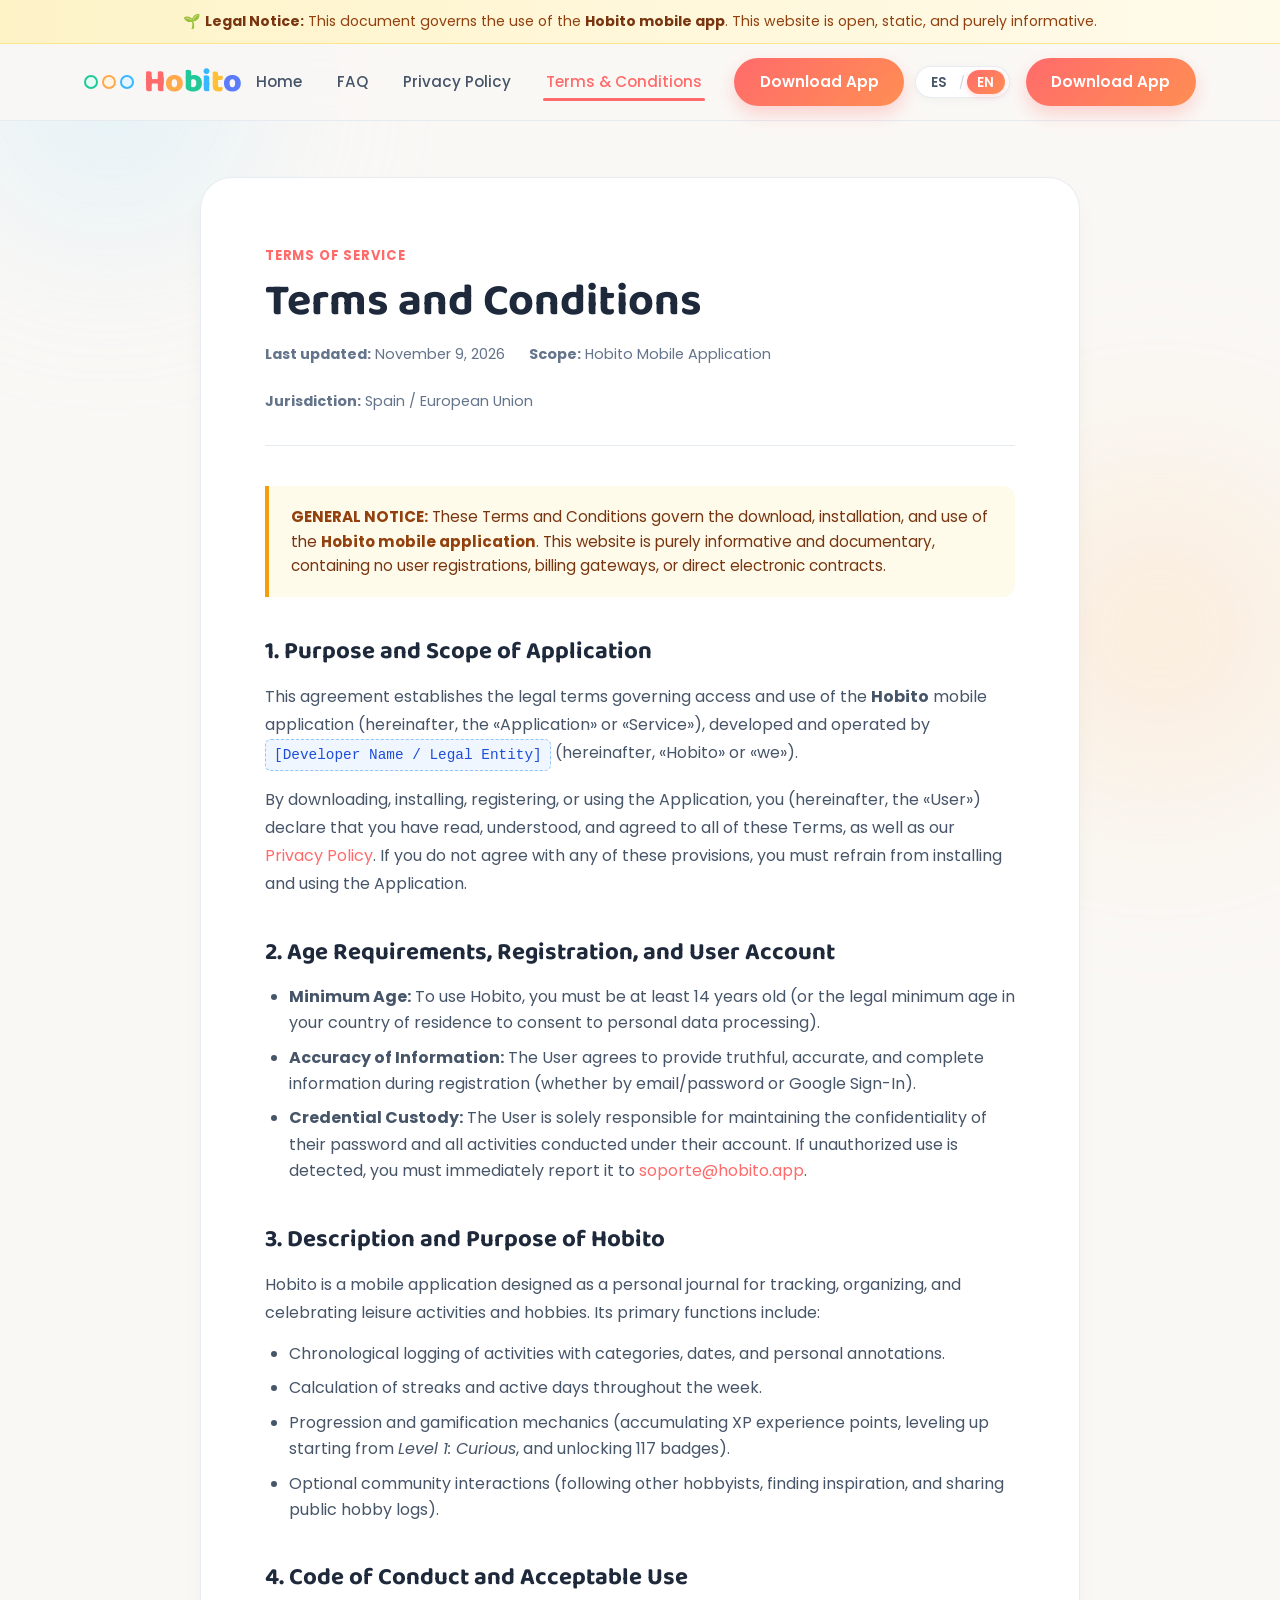
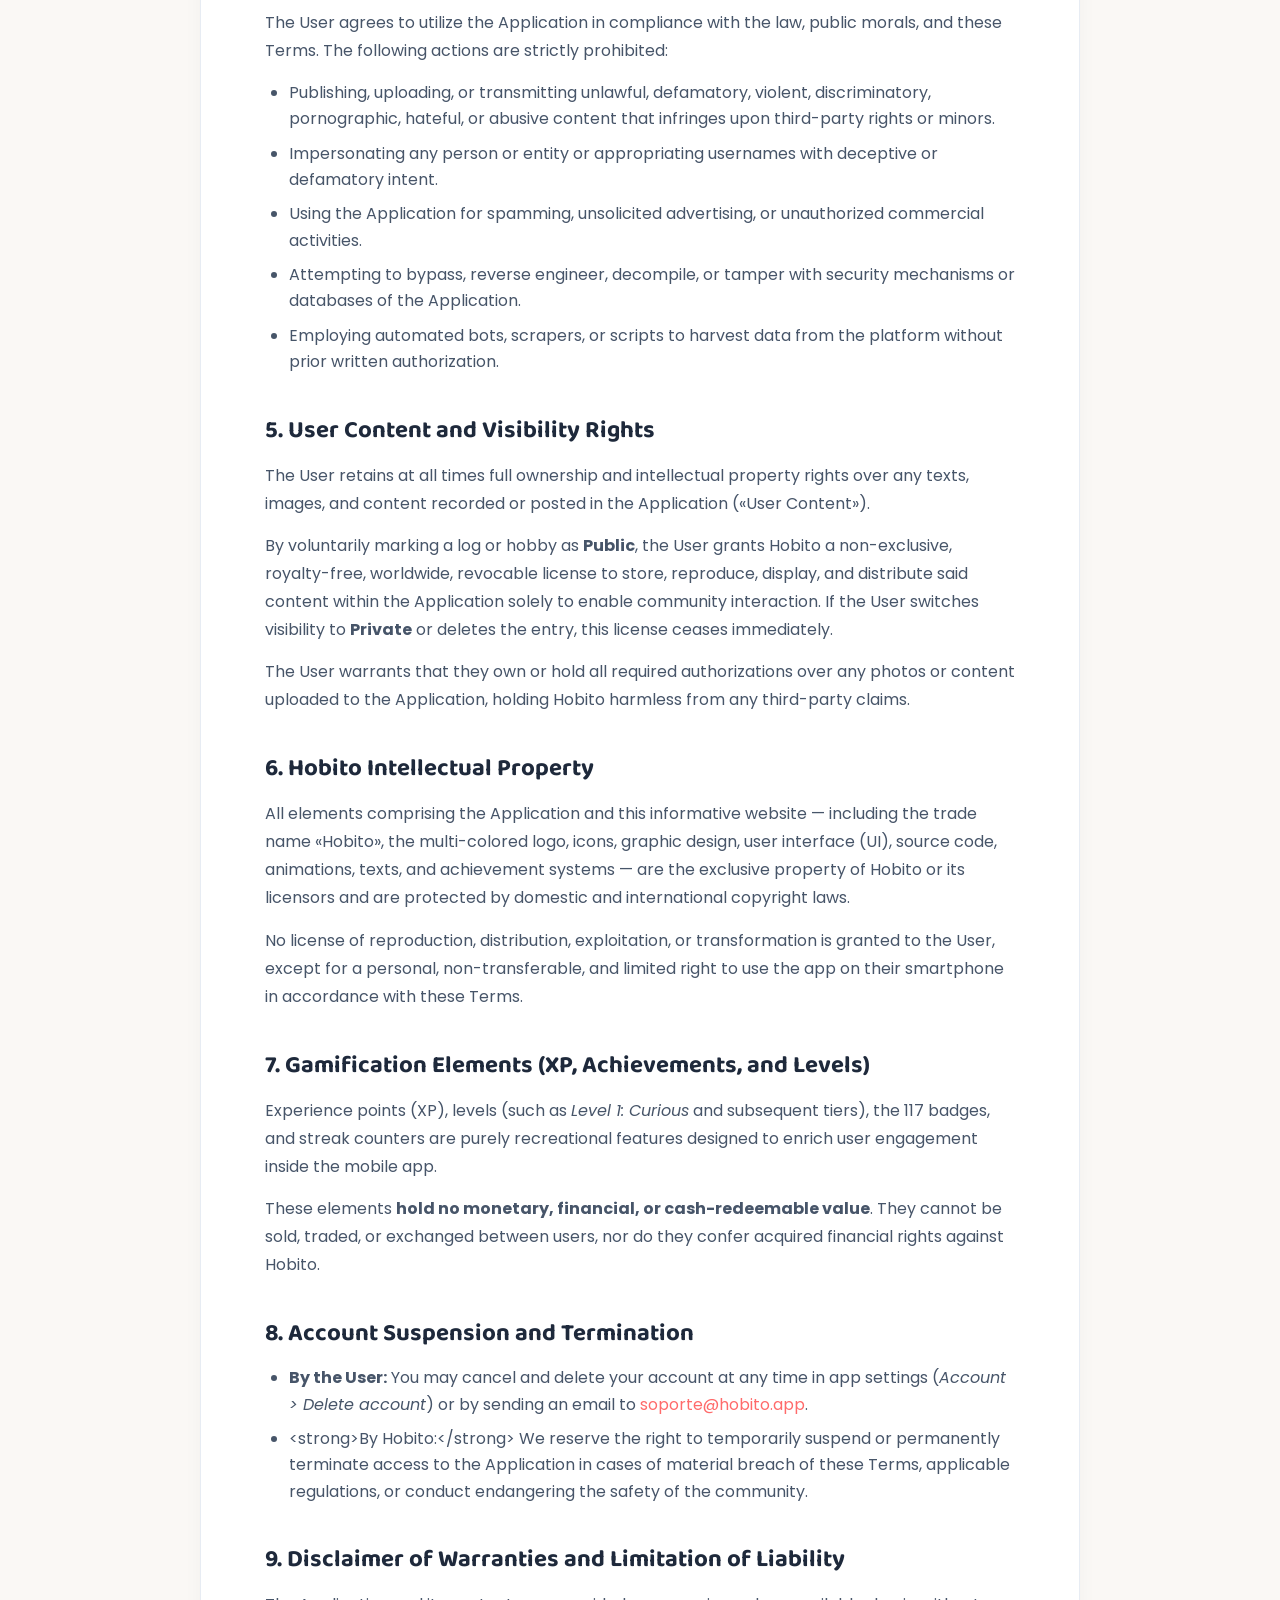
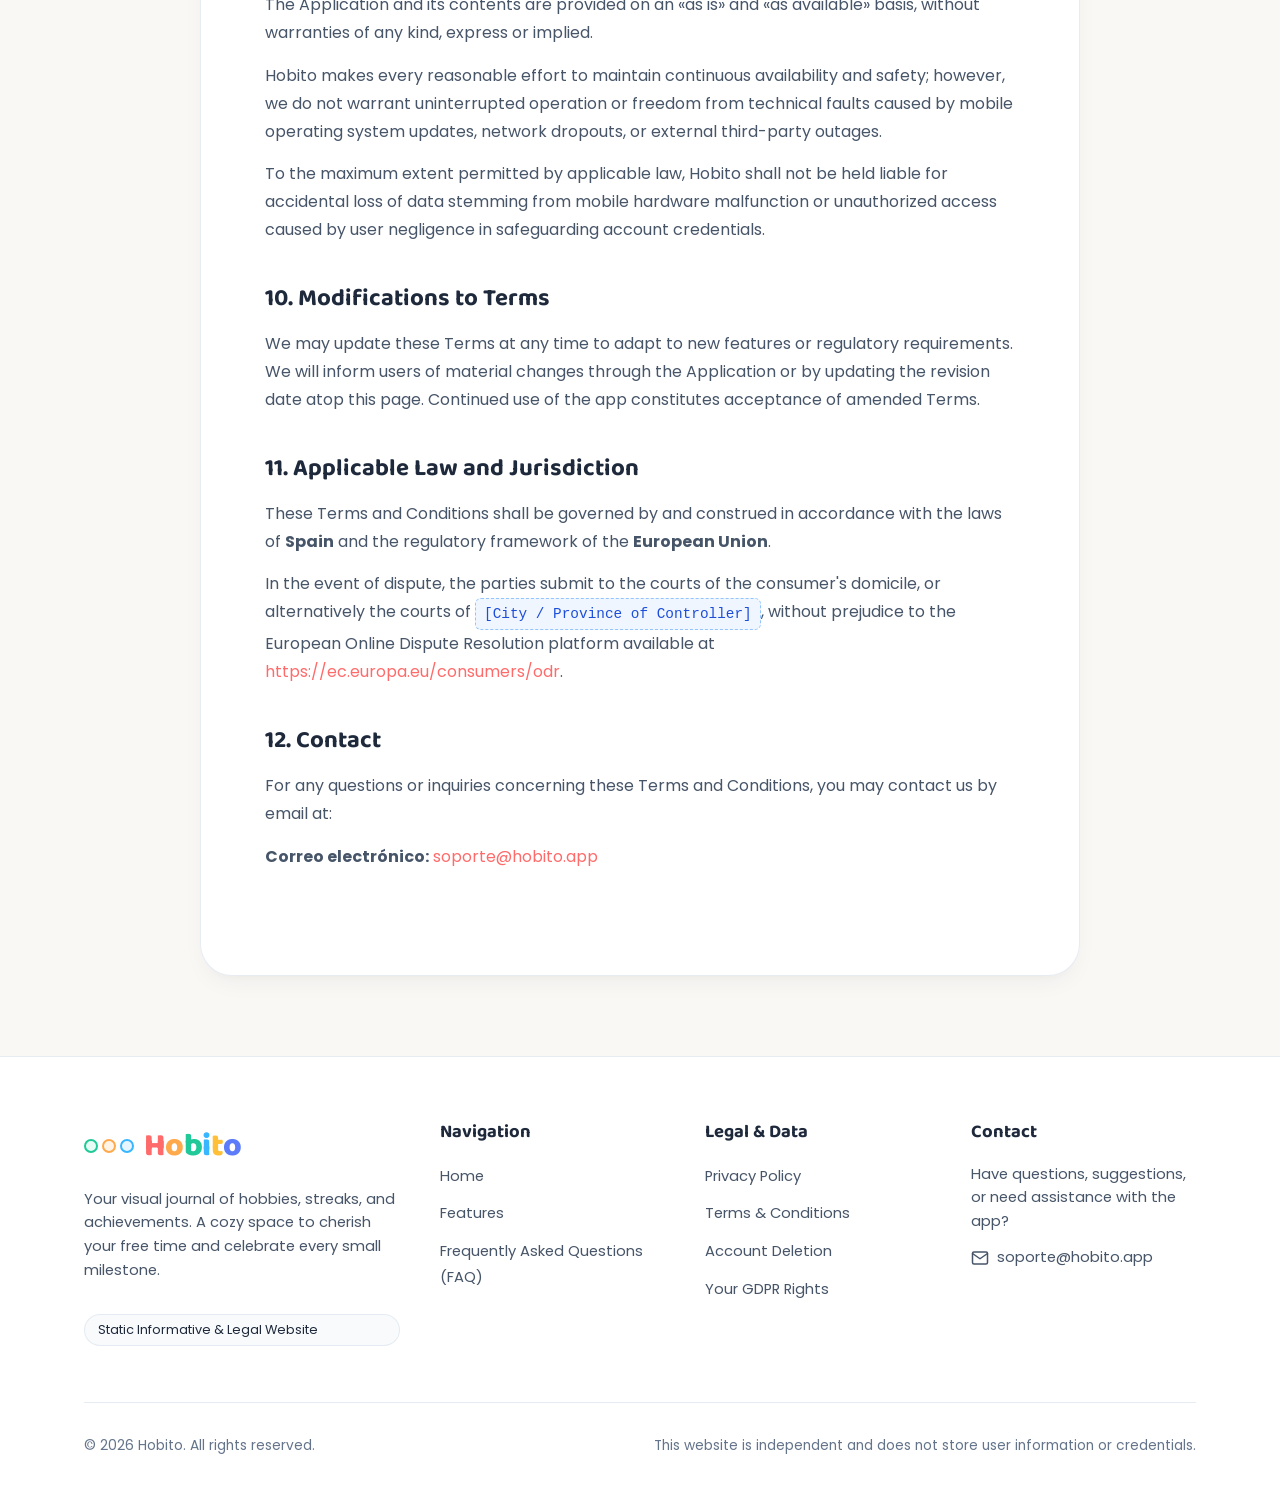
<file: terms-and-conditions.html>
<!DOCTYPE html>
<html lang="es">
<head>
  <meta charset="UTF-8">
  <meta name="viewport" content="width=device-width, initial-scale=1.0">
  <title>Términos y Condiciones - Hobito</title>
  <meta name="description" content="Términos y Condiciones de uso de la aplicación móvil Hobito. Conoce las normas de uso, responsabilidades, propiedad intelectual y condiciones del servicio." data-i18n-desc="meta.terms_desc">
  <meta name="robots" content="index, follow">

  <!-- Open Graph -->
  <meta property="og:type" content="article">
  <meta property="og:title" content="Términos y Condiciones - Hobito">
  <meta property="og:description" content="Condiciones de uso de la aplicación móvil Hobito, derechos del usuario, propiedad intelectual y responsabilidades.">
  <meta property="og:image" content="assets/images/og-image.svg">

  <!-- Favicon -->
  <link rel="icon" type="image/svg+xml" href="favicon.svg">
  <link rel="apple-touch-icon" href="favicon.svg">

  <!-- Estilos compartidos -->
  <link rel="stylesheet" href="assets/css/styles.css">
</head>
<body data-i18n-title="meta.terms_title">

  <div class="ambient-glow ambient-glow-top-left" aria-hidden="true"></div>
  <div class="ambient-glow ambient-glow-bottom-right" aria-hidden="true"></div>

  <!-- Banner informativo -->
  <aside class="legal-disclaimer-banner" role="note">
    <div class="container" data-i18n-html="banner.terms_disclaimer">
      🌱 <strong>Aviso legal:</strong> El presente documento regula el uso de la <strong>aplicación móvil Hobito</strong>. Este sitio web es de acceso libre, estático e informativo.
    </div>
  </aside>

  <!-- Barra de navegación -->
  <header class="site-header">
    <div class="container navbar">
      <a href="index.html" class="brand-logo" aria-label="Hobito - Inicio">
        <div class="brand-bubbles" aria-hidden="true">
          <span class="bubble-mini bubble-mint"></span>
          <span class="bubble-mini bubble-orange"></span>
          <span class="bubble-mini bubble-blue"></span>
        </div>
        <div class="brand-text">
          <span class="c-h">H</span><span class="c-o1">o</span><span class="c-b">b</span><span class="c-i">i</span><span class="c-t">t</span><span class="c-o2">o</span>
        </div>
      </a>

      <!-- Menú de enlaces -->
      <nav id="primary-nav" class="nav-menu" aria-label="Navegación principal">
        <a href="index.html" class="nav-link" data-i18n="nav.home">Inicio</a>
        <a href="faq.html" class="nav-link" data-i18n="nav.faq">FAQ</a>
        <a href="privacy-policy.html" class="nav-link" data-i18n="nav.privacy">Política de Privacidad</a>
        <a href="terms-and-conditions.html" class="nav-link active" aria-current="page" data-i18n="nav.terms">Términos y Condiciones</a>
        <div class="nav-cta-mobile">
          <a href="index.html#descargar" class="btn btn-primary" style="width: 100%;" data-i18n="nav.download">Descargar App</a>
        </div>
      </nav>

      <!-- Acciones de cabecera: selector de idioma + botón CTA + toggle móvil -->
      <div class="nav-actions">
        <!-- Selector de idioma (ES / EN) -->
        <div class="lang-switcher" role="group" aria-label="Selector de idioma / Language selector">
          <button type="button" class="lang-btn active" data-lang="es" aria-pressed="true">ES</button>
          <span class="lang-divider">/</span>
          <button type="button" class="lang-btn" data-lang="en" aria-pressed="false">EN</button>
        </div>

        <div class="nav-cta">
          <a href="index.html#descargar" class="btn btn-primary" data-i18n="nav.download">Descargar App</a>
        </div>

        <!-- Botón hamburguesa móvil -->
        <button class="nav-toggle" aria-label="Abrir menú de navegación" aria-expanded="false" aria-controls="primary-nav">
          <span></span>
          <span></span>
          <span></span>
        </button>
      </div>
    </div>
  </header>

  <main id="main-content" class="legal-wrapper">
    <div class="container">
      <article class="legal-card">
        
        <header class="legal-header">
          <span class="legal-badge" data-i18n="terms.badge">Condiciones Legales de Servicio</span>
          <h1 class="legal-title" data-i18n="terms.title">Términos y Condiciones</h1>
          <div class="legal-meta">
            <span data-i18n-html="terms.meta_updated"><strong>Última actualización:</strong> 9 de noviembre de 2026</span>
            <span data-i18n-html="terms.meta_scope"><strong>Ámbito:</strong> Aplicación Móvil Hobito</span>
            <span data-i18n-html="terms.meta_jur"><strong>Jurisdicción:</strong> España / Unión Europea</span>
          </div>
        </header>

        <div class="legal-notice-box" role="note" data-i18n-html="terms.notice_box">
          <strong>AVISO GENERAL:</strong> Los presentes Términos y Condiciones regulan la descarga, instalación y utilización de la <strong>aplicación móvil Hobito</strong>. Este sitio web en el que se encuentra es un espacio puramente informativo y documental, sin registro de usuarios, pasarelas de pago ni contratación electrónica directa.
        </div>

        <!-- 1. Objeto y Ámbito -->
        <section class="legal-section">
          <h2 data-i18n="terms.sec1_title">1. Objeto y Ámbito de Aplicación</h2>
          <p data-i18n-html="terms.sec1_p1">
            El presente acuerdo establece los términos jurídicos que rigen el acceso y uso de la aplicación móvil <strong>Hobito</strong> (en adelante, la «Aplicación» o el «Servicio»), desarrollada y operada por <span class="legal-placeholder">[Nombre del Desarrollador / Razón Social]</span> (en adelante, «Hobito» o «nosotros»).
          </p>
          <p data-i18n-html="terms.sec1_p2">
            Al descargar, instalar, registrarse o utilizar la Aplicación, usted (en adelante, el «Usuario») declara haber leído, comprendido y aceptado en su totalidad las presentes Condiciones, así como nuestra <a href="privacy-policy.html">Política de Privacidad</a>. Si no está de acuerdo con cualquiera de estas cláusulas, deberá abstenerse de instalar y utilizar la Aplicación.
          </p>
        </section>

        <!-- 2. Requisitos de Edad y Registro de Cuenta -->
        <section class="legal-section">
          <h2 data-i18n="terms.sec2_title">2. Requisitos de Edad, Registro y Cuenta de Usuario</h2>
          <ul>
            <li data-i18n-html="terms.sec2_1"><strong>Edad mínima:</strong> Para utilizar Hobito debe tener al menos 14 años (o la edad mínima legal exigida en su país de residencia para consentir el tratamiento de datos personales).</li>
            <li data-i18n-html="terms.sec2_2"><strong>Exactitud de la información:</strong> El Usuario se compromete a proporcionar información veraz, actualizada y completa durante el proceso de registro (sea mediante email y contraseña o a través de Google Sign-In).</li>
            <li data-i18n-html="terms.sec2_3"><strong>Custodia de credenciales:</strong> El Usuario es el único responsable de preservar la confidencialidad de su contraseña y de todas las actividades que se realicen bajo su cuenta. En caso de detectar cualquier uso no autorizado, deberá notificarlo de inmediato a <a href="mailto:soporte@hobito.app">soporte@hobito.app</a>.</li>
          </ul>
        </section>

        <!-- 3. Descripción del Servicio Móvil -->
        <section class="legal-section">
          <h2 data-i18n="terms.sec3_title">3. Descripción y Finalidad de Hobito</h2>
          <p data-i18n="terms.sec3_intro">
            Hobito es una aplicación móvil diseñada como diario personal para el seguimiento, organización y celebración de actividades de ocio y aficiones («hobbies»). Sus funciones principales comprenden:
          </p>
          <ul>
            <li data-i18n="terms.sec3_1">Registro cronológico de actividades con categorización, fechas y anotaciones personales.</li>
            <li data-i18n="terms.sec3_2">Contabilización de rachas y días activos durante la semana.</li>
            <li data-i18n-html="terms.sec3_3">Sistema de progreso y gamificación (acumulación de puntos de experiencia XP, avance de nivel como <em>Level 1: Curious</em> y catálogo de 117 logros).</li>
            <li data-i18n="terms.sec3_4">Interacciones comunitarias opcionales (posibilidad de seguir a otros usuarios, descubrir inspiración y compartir registros marcados como públicos).</li>
          </ul>
        </section>

        <!-- 4. Normas de Conducta y Uso Adecuado -->
        <section class="legal-section">
          <h2 data-i18n="terms.sec4_title">4. Normas de Conducta y Uso Aceptable</h2>
          <p data-i18n="terms.sec4_intro">
            El Usuario se compromete a utilizar la Aplicación conforme a la ley, la moral, el orden público y los presentes Términos. Queda terminantemente prohibido:
          </p>
          <ul>
            <li data-i18n="terms.sec4_1">Publicar, cargar o transmitir contenidos ilícitos, difamatorios, violentos, discriminatorios, pornográficos, de odio o que vulneren derechos de terceros o menores.</li>
            <li data-i18n="terms.sec4_2">Hacerse pasar por otra persona, entidad o usurpar nombres de usuario ajenos con intención de engaño o difamación.</li>
            <li data-i18n="terms.sec4_3">Utilizar la Aplicación para el envío masivo de spam, publicidad no solicitada o actividades comerciales no autorizadas.</li>
            <li data-i18n="terms.sec4_4">Intentar eludir, descompilar, aplicar ingeniería inversa o vulnerar los mecanismos de seguridad, cifrado o control de acceso de la Aplicación o sus servidores.</li>
            <li data-i18n="terms.sec4_5">Utilizar bots, scrapers o herramientas automatizadas para extraer datos de la plataforma sin autorización previa y por escrito.</li>
          </ul>
        </section>

        <!-- 5. Contenido del Usuario y Licencia -->
        <section class="legal-section">
          <h2 data-i18n="terms.sec5_title">5. Contenido del Usuario y Derechos de Visibilidad</h2>
          <p data-i18n-html="terms.sec5_p1">
            El Usuario conserva en todo momento la titularidad y todos los derechos de propiedad intelectual sobre los textos, imágenes y contenidos que registre o publique en la Aplicación («Contenido del Usuario»).
          </p>
          <p data-i18n-html="terms.sec5_p2">
            Al marcar voluntariamente un registro o hobby como <strong>Público</strong>, el Usuario concede a Hobito una licencia no exclusiva, gratuita, mundial y revocable para almacenar, reproducir, mostrar y distribuir dicho contenido dentro de la Aplicación con la única finalidad de permitir la interacción comunitaria con otros usuarios. Si el Usuario modifica la visibilidad a <strong>Privado</strong> o elimina el registro, dicha licencia cesará en lo sucesivo.
          </p>
          <p data-i18n="terms.sec5_p3">
            El Usuario garantiza que es titular o cuenta con las autorizaciones debidas sobre cualquier fotografía o contenido que incorpore a la Aplicación, eximiendo a Hobito de cualquier reclamación de terceros.
          </p>
        </section>

        <!-- 6. Propiedad Intelectual de Hobito -->
        <section class="legal-section">
          <h2 data-i18n="terms.sec6_title">6. Propiedad Intelectual e Industrial de Hobito</h2>
          <p data-i18n="terms.sec6_p1">
            Todos los elementos que componen la Aplicación y esta web informativa —incluyendo, a título enunciativo y no limitativo: el nombre comercial «Hobito», el logotipo multicolor, iconos, diseño gráfico, interfaz de usuario (UI), código fuente, animaciones, textos y el sistema de logros— son propiedad exclusiva de Hobito o de sus legítimos licenciantes y están protegidos por las leyes de propiedad intelectual e industrial nacionales e internacionales.
          </p>
          <p data-i18n="terms.sec6_p2">
            No se concede al Usuario ningún derecho de reproducción, explotación, distribución o transformación sobre dichos elementos salvo la licencia de uso personal, no transferible y limitada a la utilización de la app en su smartphone conforme a estos Términos.
          </p>
        </section>

        <!-- 7. Sistema de Gamificación, Logros y XP -->
        <section class="legal-section">
          <h2 data-i18n="terms.sec7_title">7. Elementos de Gamificación (XP, Logros y Niveles)</h2>
          <p data-i18n-html="terms.sec7_p1">
            Los puntos de experiencia (XP), los niveles (como <em>Level 1: Curious</em> y sucesivos), los 117 logros y los contadores de rachas son elementos puramente recreativos diseñados para enriquecer la experiencia de usuario dentro de la app móvil.
          </p>
          <p data-i18n-html="terms.sec7_p2">
            Dichos elementos <strong>no tienen ningún valor monetario, económico ni de canje por dinero real</strong>. No constituyen bienes transferibles, no pueden ser objeto de compraventa entre usuarios ni confieren derechos adquiridos exigibles frente a Hobito.
          </p>
        </section>

        <!-- 8. Suspensión y Cancelación de Cuentas -->
        <section class="legal-section">
          <h2 data-i18n="terms.sec8_title">8. Suspensión y Cancelación de Cuentas</h2>
          <ul>
            <li data-i18n-html="terms.sec8_1"><strong>Por el Usuario:</strong> Puede cancelar y eliminar su cuenta en cualquier momento desde los ajustes de la propia app (<em>Account &gt; Delete account</em>) o enviando un correo a <a href="mailto:soporte@hobito.app">soporte@hobito.app</a>.</li>
            <li data-i18n="terms.sec8_2"><strong>Por Hobito:</strong> Nos reservamos el derecho de suspender o rescindir temporal o definitivamente el acceso de un Usuario a la Aplicación en caso de incumplimiento grave o reiterado de estos Términos, de la legislación vigente o ante conductas que pongan en riesgo la seguridad de la comunidad.</li>
          </ul>
        </section>

        <!-- 9. Exclusión de Garantías y Limitación de Responsabilidad -->
        <section class="legal-section">
          <h2 data-i18n="terms.sec9_title">9. Exclusión de Garantías y Limitación de Responsabilidad</h2>
          <p data-i18n="terms.sec9_p1">
            La Aplicación y sus contenidos se proporcionan «tal cual» y «según disponibilidad», sin garantías de ningún tipo, expresas o implícitas.
          </p>
          <p data-i18n="terms.sec9_p2">
            Hobito realizará todos los esfuerzos razonables para garantizar la disponibilidad continua y la seguridad del Servicio; sin embargo, no garantiza que la Aplicación funcione de manera ininterrumpida o libre de errores derivados de fallos de conectividad, caídas del sistema operativo móvil o intervenciones de terceros ajenos a nuestro control.
          </p>
          <p data-i18n="terms.sec9_p3">
            En la máxima medida permitida por la legislación aplicable, Hobito no será responsable de pérdidas de datos fortuitas resultantes de fallos del dispositivo móvil, desinstalaciones accidentales o accesos no autorizados imputables a negligencia del usuario en la custodia de su contraseña.
          </p>
        </section>

        <!-- 10. Modificación de los Términos -->
        <section class="legal-section">
          <h2 data-i18n="terms.sec10_title">10. Modificación de los Términos</h2>
          <p data-i18n="terms.sec10_p">
            Podemos actualizar los presentes Términos en cualquier momento para adaptarlos a nuevas funcionalidades, mejoras técnicas o exigencias normativas. Notificaremos a los usuarios sobre modificaciones relevantes a través de la Aplicación o mediante la actualización de la fecha en la cabecera de este documento. El uso continuado de la app tras la entrada en vigor de los cambios constituirá su aceptación.
          </p>
        </section>

        <!-- 11. Legislación Aplicable y Fuero -->
        <section class="legal-section">
          <h2 data-i18n="terms.sec11_title">11. Legislación Aplicable y Jurisdicción</h2>
          <p data-i18n-html="terms.sec11_p1">
            Las presentes Condiciones se regirán e interpretarán de acuerdo con la legislación de <strong>España</strong> y el marco normativo de la <strong>Unión Europea</strong>.
          </p>
          <p data-i18n-html="terms.sec11_p2">
            En caso de controversia, las partes se someterán a los juzgados y tribunales del domicilio del usuario consumidor, o en su defecto a los tribunales competentes de <span class="legal-placeholder">[Ciudad / Provincia del Titular]</span>, sin perjuicio de la plataforma de resolución de litigios en línea de la Unión Europea accesible en <a href="https://ec.europa.eu/consumers/odr" target="_blank" rel="noopener noreferrer">https://ec.europa.eu/consumers/odr</a>.
          </p>
        </section>

        <!-- 12. Contacto -->
        <section class="legal-section">
          <h2 data-i18n="terms.sec12_title">12. Contacto</h2>
          <p data-i18n="terms.sec12_p">
            Para resolver dudas o plantear cualquier consulta relativa a estos Términos y Condiciones, puede dirigirse por escrito a:
          </p>
          <p>
            <strong>Correo electrónico:</strong> <a href="mailto:soporte@hobito.app">soporte@hobito.app</a>
          </p>
        </section>

      </article>
    </div>
  </main>

  <!-- Pie de página común -->
  <footer class="site-footer">
    <div class="container">
      <div class="footer-grid">
        <div class="footer-brand">
          <a href="index.html" class="brand-logo" aria-label="Hobito - Inicio">
            <div class="brand-bubbles" aria-hidden="true">
              <span class="bubble-mini bubble-mint"></span>
              <span class="bubble-mini bubble-orange"></span>
              <span class="bubble-mini bubble-blue"></span>
            </div>
            <div class="brand-text">
              <span class="c-h">H</span><span class="c-o1">o</span><span class="c-b">b</span><span class="c-i">i</span><span class="c-t">t</span><span class="c-o2">o</span>
            </div>
          </a>
          <p class="footer-description" data-i18n="footer.brand_desc">
            Tu diario visual de aficiones, rachas y logros. Un espacio acogedor donde celebrar tu tiempo personal.
          </p>
          <span class="footer-legal-tag" data-i18n="footer.legal_tag">Web Informativa y Legal Estática</span>
        </div>

        <div>
          <h4 class="footer-col-title" data-i18n="footer.nav_title">Navegación</h4>
          <ul class="footer-links">
            <li><a href="index.html" class="footer-link" data-i18n="nav.home">Inicio</a></li>
            <li><a href="index.html#caracteristicas" class="footer-link" data-i18n="footer.features">Funcionalidades</a></li>
            <li><a href="faq.html" class="footer-link" data-i18n="footer.faq">Preguntas Frecuentes (FAQ)</a></li>
          </ul>
        </div>

        <div>
          <h4 class="footer-col-title" data-i18n="footer.legal_title">Legalidad</h4>
          <ul class="footer-links">
            <li><a href="privacy-policy.html" class="footer-link" data-i18n="footer.privacy">Política de Privacidad</a></li>
            <li><a href="terms-and-conditions.html" class="footer-link" data-i18n="footer.terms">Términos y Condiciones</a></li>
            <li><a href="privacy-policy.html#eliminacion-cuenta" class="footer-link" data-i18n="footer.delete_account">Eliminación de Cuenta</a></li>
            <li><a href="privacy-policy.html#derechos-rgpd" class="footer-link" data-i18n="footer.gdpr_rights">Derechos RGPD</a></li>
          </ul>
        </div>

        <div>
          <h4 class="footer-col-title" data-i18n="footer.contact_title">Contacto</h4>
          <p class="footer-description" style="margin-bottom: 0.8rem;" data-i18n="footer.contact_desc">
            Consultas sobre términos o condiciones de uso:
          </p>
          <div class="footer-contact-item">
            <svg width="18" height="18" viewBox="0 0 24 24" fill="none" stroke="currentColor" stroke-width="2" stroke-linecap="round" stroke-linejoin="round" aria-hidden="true"><path d="M4 4h16c1.1 0 2 .9 2 2v12c0 1.1-.9 2-2 2H4c-1.1 0-2-.9-2-2V6c0-1.1.9-2 2-2z"></path><polyline points="22,6 12,13 2,6"></polyline></svg>
            <a href="mailto:soporte@hobito.app" class="footer-link">soporte@hobito.app</a>
          </div>
        </div>
      </div>

      <div class="footer-bottom">
        <div>
          © <span id="current-year">2026</span> Hobito. <span data-i18n="footer.rights_reserved">Todos los derechos reservados.</span>
        </div>
        <div data-i18n="footer.disclaimer_bottom">
          Esta web es independiente y no almacena información de usuario ni credenciales.
        </div>
      </div>
    </div>
  </footer>

  <!-- Scripts: diccionario de traducciones, motor i18n y scripts principales -->
  <script src="assets/js/translations.js"></script>
  <script src="assets/js/i18n.js"></script>
  <script src="assets/js/main.js"></script>
</body>
</html>
</file>
<file: assets/css/styles.css>
/* ==========================================================================
   Hobito Web - Estilos Globales y Compartidos
   Identidad visual natural, acogedora, moderna y redondeada.
   ========================================================================== */

@import url('https://fonts.googleapis.com/css2?family=Baloo+2:wght@500;600;700;800&family=Poppins:wght@300;400;500;600;700&display=swap');

:root {
  /* Paleta cromática Hobito */
  --color-coral: #FF6B6B;
  --color-peach: #FFA94D;
  --color-mint: #20C997;
  --color-sky: #38B6FF;
  --color-amber: #FFC038;
  --color-royal: #5C7CFA;

  /* Fondos y superficies */
  --bg-page: #FAF8F5;
  --bg-card: #FFFFFF;
  --bg-card-muted: #F8FAFC;
  --bg-card-hover: #FFFFFF;
  --border-card: rgba(226, 232, 240, 0.8);
  --border-focus: #38B6FF;

  /* Texto */
  --text-primary: #1E293B;
  --text-secondary: #475569;
  --text-muted: #64748B;
  --text-light: #94A3B8;

  /* Acentos de estado */
  --badge-coral-bg: #FFF1F2;
  --badge-coral-text: #E11D48;
  --badge-mint-bg: #ECFDF5;
  --badge-mint-text: #059669;
  --badge-amber-bg: #FEF3C7;
  --badge-amber-text: #D97706;
  --badge-sky-bg: #E0F2FE;
  --badge-sky-text: #0284C7;

  /* Tipografías */
  --font-heading: 'Baloo 2', cursive, -apple-system, BlinkMacSystemFont, sans-serif;
  --font-body: 'Poppins', -apple-system, BlinkMacSystemFont, sans-serif;

  /* Sombras */
  --shadow-sm: 0 2px 8px rgba(30, 41, 59, 0.04);
  --shadow-md: 0 10px 25px -5px rgba(30, 41, 59, 0.05), 0 8px 10px -6px rgba(30, 41, 59, 0.03);
  --shadow-lg: 0 20px 35px -8px rgba(30, 41, 59, 0.07), 0 10px 15px -5px rgba(30, 41, 59, 0.03);
  --shadow-floating: 0 25px 50px -12px rgba(255, 107, 107, 0.15);

  /* Bordes redondeados */
  --radius-sm: 12px;
  --radius-md: 18px;
  --radius-lg: 24px;
  --radius-xl: 32px;
  --radius-pill: 9999px;

  /* Contenedor */
  --max-width: 1160px;
  --transition: all 0.25s cubic-bezier(0.16, 1, 0.3, 1);
}

/* Reseteo básico */
*, *::before, *::after {
  box-sizing: border-box;
  margin: 0;
  padding: 0;
}

html {
  scroll-behavior: smooth;
  font-size: 16px;
  -webkit-text-size-adjust: 100%;
}

body {
  font-family: var(--font-body);
  background-color: var(--bg-page);
  color: var(--text-primary);
  line-height: 1.6;
  min-height: 100vh;
  display: flex;
  flex-direction: column;
  position: relative;
  overflow-x: hidden;
}

/* Destellos de fondo (Ambient Glows inspirados en la app) */
.ambient-glow {
  position: fixed;
  border-radius: 50%;
  filter: blur(90px);
  pointer-events: none;
  z-index: -1;
  opacity: 0.6;
}

.ambient-glow-top-left {
  top: -100px;
  left: -80px;
  width: 380px;
  height: 380px;
  background: radial-gradient(circle, #BAE6FD 0%, rgba(186, 230, 253, 0) 70%);
}

.ambient-glow-bottom-right {
  bottom: 50px;
  right: -100px;
  width: 440px;
  height: 440px;
  background: radial-gradient(circle, #FED7AA 0%, rgba(254, 215, 170, 0) 70%);
  opacity: 0.55;
}

.ambient-glow-center {
  top: 40%;
  left: 60%;
  width: 320px;
  height: 320px;
  background: radial-gradient(circle, #FEF08A 0%, rgba(254, 240, 138, 0) 70%);
  opacity: 0.35;
}

/* Tipografía base */
h1, h2, h3, h4, h5, h6 {
  font-family: var(--font-heading);
  color: var(--text-primary);
  font-weight: 700;
  line-height: 1.25;
}

h1 { font-size: clamp(2.2rem, 5vw, 3.5rem); }
h2 { font-size: clamp(1.8rem, 3.5vw, 2.5rem); }
h3 { font-size: clamp(1.3rem, 2.5vw, 1.7rem); }
h4 { font-size: 1.2rem; }

p {
  color: var(--text-secondary);
  font-size: 1.05rem;
  margin-bottom: 1rem;
}

p:last-child {
  margin-bottom: 0;
}

a {
  color: var(--color-coral);
  text-decoration: none;
  transition: var(--transition);
}

a:hover {
  color: #E11D48;
}

img {
  max-width: 100%;
  height: auto;
  display: block;
}

/* Contenedor estándar */
.container {
  width: 100%;
  max-width: var(--max-width);
  margin-left: auto;
  margin-right: auto;
  padding-left: 1.5rem;
  padding-right: 1.5rem;
}

/* ==========================================================================
   Barra de Navegación (Header / Navbar)
   ========================================================================== */
.site-header {
  position: sticky;
  top: 0;
  z-index: 100;
  background: rgba(250, 248, 245, 0.88);
  backdrop-filter: blur(14px);
  -webkit-backdrop-filter: blur(14px);
  border-bottom: 1px solid rgba(226, 232, 240, 0.8);
  transition: var(--transition);
}

.navbar {
  display: flex;
  align-items: center;
  justify-content: space-between;
  height: 76px;
}

.brand-logo {
  display: flex;
  align-items: center;
  gap: 0.6rem;
  text-decoration: none;
}

.brand-bubbles {
  display: flex;
  align-items: center;
  gap: 4px;
}

.bubble-mini {
  width: 14px;
  height: 14px;
  border-radius: 50%;
  border: 2px solid;
}
.bubble-mint { border-color: var(--color-mint); background: #E6FCF5; }
.bubble-orange { border-color: var(--color-peach); background: #FFF4E6; }
.bubble-blue { border-color: var(--color-sky); background: #E7F5FF; }

.brand-text {
  font-family: var(--font-heading);
  font-size: 2rem;
  font-weight: 800;
  letter-spacing: -0.5px;
  display: flex;
}

.brand-text .c-h { color: var(--color-coral); }
.brand-text .c-o1 { color: var(--color-peach); }
.brand-text .c-b { color: var(--color-mint); }
.brand-text .c-i { color: var(--color-sky); }
.brand-text .c-t { color: var(--color-amber); }
.brand-text .c-o2 { color: var(--color-royal); }

/* Acciones y Selector de Idioma (i18n) */
.nav-actions {
  display: flex;
  align-items: center;
  gap: 1rem;
}

.lang-switcher {
  display: inline-flex;
  align-items: center;
  background: #FFFFFF;
  border: 1.5px solid var(--border-card);
  border-radius: var(--radius-pill);
  padding: 3px 4px;
  box-shadow: var(--shadow-sm);
  gap: 2px;
}

.lang-btn {
  background: transparent;
  border: none;
  font-family: var(--font-body);
  font-size: 0.82rem;
  font-weight: 600;
  color: var(--text-secondary);
  padding: 0.35rem 0.65rem;
  border-radius: var(--radius-pill);
  cursor: pointer;
  transition: var(--transition);
  line-height: 1;
}

.lang-btn:hover {
  color: var(--color-coral);
}

.lang-btn.active {
  background: linear-gradient(135deg, var(--color-coral) 0%, #FF8E53 100%);
  color: #FFFFFF;
  box-shadow: 0 2px 6px rgba(255, 107, 107, 0.25);
}

.lang-divider {
  color: #CBD5E1;
  font-size: 0.75rem;
  user-select: none;
}

.nav-lang-mobile {
  display: none;
}

/* Enlaces del Navbar */
.nav-menu {
  display: flex;
  align-items: center;
  list-style: none;
  gap: 1.8rem;
}

.nav-link {
  font-family: var(--font-body);
  font-size: 0.95rem;
  font-weight: 500;
  color: var(--text-secondary);
  position: relative;
  padding: 0.4rem 0.2rem;
  transition: var(--transition);
}

.nav-link:hover,
.nav-link.active {
  color: var(--color-coral);
}

.nav-link.active::after {
  content: '';
  position: absolute;
  bottom: 0;
  left: 0;
  right: 0;
  height: 2.5px;
  background: var(--color-coral);
  border-radius: var(--radius-pill);
}

/* Botones */
.btn {
  display: inline-flex;
  align-items: center;
  justify-content: center;
  gap: 0.5rem;
  font-family: var(--font-body);
  font-size: 0.95rem;
  font-weight: 600;
  padding: 0.75rem 1.6rem;
  border-radius: var(--radius-pill);
  transition: var(--transition);
  cursor: pointer;
  border: none;
  text-decoration: none;
}

.btn-primary {
  background: linear-gradient(135deg, var(--color-coral) 0%, #FF8E53 100%);
  color: #FFFFFF;
  box-shadow: 0 8px 18px rgba(255, 107, 107, 0.28);
}

.btn-primary:hover {
  background: linear-gradient(135deg, #F05353 0%, #FF7A38 100%);
  color: #FFFFFF;
  transform: translateY(-2px);
  box-shadow: 0 12px 24px rgba(255, 107, 107, 0.35);
}

.btn-secondary {
  background: #FFFFFF;
  color: var(--text-primary);
  border: 1.5px solid var(--border-card);
  box-shadow: var(--shadow-sm);
}

.btn-secondary:hover {
  background: var(--bg-card-muted);
  border-color: var(--text-muted);
  color: var(--text-primary);
  transform: translateY(-2px);
}

.btn-play-store {
  background: #1E293B;
  color: #FFFFFF;
  padding: 0.65rem 1.4rem;
  border-radius: var(--radius-md);
  box-shadow: var(--shadow-md);
}

.btn-play-store:hover {
  background: #0F172A;
  color: #FFFFFF;
  transform: translateY(-2px);
  box-shadow: var(--shadow-lg);
}

/* Hamburguesa móvil */
.nav-toggle {
  display: none;
  background: transparent;
  border: none;
  cursor: pointer;
  padding: 0.5rem;
  width: 44px;
  height: 44px;
  position: relative;
  border-radius: var(--radius-sm);
}

.nav-toggle span {
  display: block;
  width: 24px;
  height: 2.5px;
  background: var(--text-primary);
  margin: 5px auto;
  border-radius: 2px;
  transition: var(--transition);
}

.nav-toggle.active span:nth-child(1) {
  transform: translateY(7.5px) rotate(45deg);
}
.nav-toggle.active span:nth-child(2) {
  opacity: 0;
}
.nav-toggle.active span:nth-child(3) {
  transform: translateY(-7.5px) rotate(-45deg);
}

/* ==========================================================================
   Banner Informativo (Aclaración Legal y No Recopilación)
   ========================================================================== */
.legal-disclaimer-banner {
  background: linear-gradient(90deg, #FEF3C7 0%, #FFFBEB 100%);
  border-bottom: 1px solid #FDE68A;
  padding: 0.65rem 1rem;
  font-size: 0.88rem;
  color: #92400E;
  text-align: center;
}

.legal-disclaimer-banner strong {
  color: #78350F;
}

/* ==========================================================================
   Hero Section (Inicio)
   ========================================================================== */
.hero {
  padding: 4.5rem 0 3.5rem;
  position: relative;
}

.hero-grid {
  display: grid;
  grid-template-columns: 1.15fr 0.85fr;
  gap: 3.5rem;
  align-items: center;
}

.hero-content {
  display: flex;
  flex-direction: column;
  gap: 1.4rem;
}

.pill-tag {
  display: inline-flex;
  align-items: center;
  gap: 0.5rem;
  background: #FFFFFF;
  border: 1px solid var(--border-card);
  padding: 0.45rem 1rem;
  border-radius: var(--radius-pill);
  font-size: 0.88rem;
  font-weight: 600;
  color: var(--text-secondary);
  width: fit-content;
  box-shadow: var(--shadow-sm);
}

.pill-tag .icon-dot {
  width: 8px;
  height: 8px;
  border-radius: 50%;
  background: var(--color-mint);
}

.hero-title {
  font-size: clamp(2.4rem, 4.5vw, 3.8rem);
  letter-spacing: -0.5px;
  color: var(--text-primary);
}

.hero-title .highlight-coral {
  color: var(--color-coral);
}

.hero-title .highlight-gradient {
  background: linear-gradient(135deg, var(--color-coral) 0%, var(--color-peach) 100%);
  -webkit-background-clip: text;
  -webkit-text-fill-color: transparent;
}

.hero-description {
  font-size: 1.15rem;
  color: var(--text-secondary);
  line-height: 1.7;
}

.hero-actions {
  display: flex;
  align-items: center;
  gap: 1rem;
  flex-wrap: wrap;
  margin-top: 0.5rem;
}

.hero-notes {
  display: flex;
  align-items: center;
  gap: 1.5rem;
  margin-top: 0.8rem;
  font-size: 0.85rem;
  color: var(--text-muted);
}

.hero-note-item {
  display: inline-flex;
  align-items: center;
  gap: 0.35rem;
}

/* Showcase visual / Mockup de Pantallas */
.hero-mockup-wrapper {
  position: relative;
  display: flex;
  justify-content: center;
  align-items: center;
}

.screens-duo {
  position: relative;
  width: 100%;
  max-width: 440px;
  height: 520px;
  display: flex;
  justify-content: center;
}

.phone-card {
  position: absolute;
  width: 250px;
  border-radius: 36px;
  overflow: hidden;
  box-shadow: 0 25px 50px -12px rgba(15, 23, 42, 0.2);
  border: 7px solid #FFFFFF;
  background: #FFFFFF;
  transition: var(--transition);
}

.phone-card img {
  width: 100%;
  height: auto;
  display: block;
}

.phone-card-front {
  left: 0;
  top: 15px;
  z-index: 2;
  transform: rotate(-3deg);
}

.phone-card-back {
  right: 0;
  top: 45px;
  z-index: 1;
  transform: rotate(4deg);
}

.phone-card:hover {
  transform: translateY(-6px) scale(1.02);
  z-index: 5;
  box-shadow: 0 30px 60px -15px rgba(15, 23, 42, 0.25);
}

/* Insignias flotantes en mockup */
.floating-badge {
  position: absolute;
  background: #FFFFFF;
  padding: 0.6rem 1rem;
  border-radius: var(--radius-md);
  box-shadow: var(--shadow-lg);
  border: 1px solid var(--border-card);
  display: flex;
  align-items: center;
  gap: 0.6rem;
  z-index: 10;
  font-size: 0.85rem;
  font-weight: 600;
  animation: floatUpDown 4s ease-in-out infinite;
}

.floating-badge-1 {
  bottom: 18px;
  left: -20px;
  animation-delay: 0s;
}

.floating-badge-2 {
  top: 25px;
  right: -25px;
  animation-delay: 2s;
}

@keyframes floatUpDown {
  0%, 100% { transform: translateY(0); }
  50% { transform: translateY(-8px); }
}

/* ==========================================================================
   Secciones y Títulos
   ========================================================================== */
.section {
  padding: 5rem 0;
}

.section-muted {
  background-color: rgba(255, 255, 255, 0.55);
}

.section-header {
  text-align: center;
  max-width: 680px;
  margin: 0 auto 3.5rem auto;
}

.section-badge {
  display: inline-block;
  font-family: var(--font-body);
  font-size: 0.82rem;
  font-weight: 700;
  text-transform: uppercase;
  letter-spacing: 1px;
  color: var(--color-coral);
  margin-bottom: 0.5rem;
}

.section-title {
  margin-bottom: 1rem;
}

.section-subtitle {
  font-size: 1.1rem;
  color: var(--text-secondary);
}

/* ==========================================================================
   Tarjetas de Características (Features Grid)
   ========================================================================== */
.features-grid {
  display: grid;
  grid-template-columns: repeat(auto-fit, minmax(320px, 1fr));
  gap: 2rem;
}

.feature-card {
  background: var(--bg-card);
  border-radius: var(--radius-lg);
  padding: 2.2rem;
  border: 1px solid var(--border-card);
  box-shadow: var(--shadow-md);
  transition: var(--transition);
  display: flex;
  flex-direction: column;
  gap: 1rem;
  position: relative;
}

.feature-card:hover {
  transform: translateY(-5px);
  box-shadow: var(--shadow-lg);
  border-color: rgba(203, 213, 225, 1);
}

.feature-icon-box {
  width: 54px;
  height: 54px;
  border-radius: var(--radius-md);
  display: flex;
  align-items: center;
  justify-content: center;
  font-size: 1.6rem;
}

.icon-box-coral { background: #FFF1F2; color: var(--color-coral); }
.icon-box-peach { background: #FFF4E6; color: var(--color-peach); }
.icon-box-mint { background: #E6FCF5; color: var(--color-mint); }
.icon-box-sky { background: #E7F5FF; color: var(--color-sky); }
.icon-box-amber { background: #FEF3C7; color: #D97706; }
.icon-box-royal { background: #EDF2FF; color: var(--color-royal); }

.feature-title {
  font-size: 1.35rem;
  color: var(--text-primary);
}

.feature-text {
  font-size: 0.98rem;
  color: var(--text-secondary);
  line-height: 1.6;
}

/* ==========================================================================
   Galería / Capturas de Pantalla
   ========================================================================== */
.screenshots-section {
  position: relative;
}

.screenshots-grid {
  display: grid;
  grid-template-columns: repeat(auto-fit, minmax(300px, 1fr));
  gap: 2.5rem;
  max-width: 900px;
  margin: 0 auto;
}

.screenshot-item {
  background: #FFFFFF;
  border-radius: var(--radius-xl);
  padding: 1.5rem;
  border: 1px solid var(--border-card);
  box-shadow: var(--shadow-md);
  text-align: center;
  display: flex;
  flex-direction: column;
  align-items: center;
  gap: 1.2rem;
  transition: var(--transition);
}

.screenshot-item:hover {
  transform: translateY(-4px);
  box-shadow: var(--shadow-lg);
}

.screenshot-frame {
  width: 100%;
  max-width: 270px;
  border-radius: 28px;
  overflow: hidden;
  box-shadow: 0 15px 30px rgba(15, 23, 42, 0.12);
  border: 5px solid #1E293B;
  background: #000000;
}

.screenshot-frame img {
  width: 100%;
  height: auto;
  display: block;
}

.screenshot-caption h4 {
  font-size: 1.25rem;
  margin-bottom: 0.35rem;
}

.screenshot-caption p {
  font-size: 0.92rem;
  color: var(--text-secondary);
}

/* ==========================================================================
   Llamada a la Acción (CTA de Descarga)
   ========================================================================== */
.cta-box {
  background: linear-gradient(135deg, #FFFFFF 0%, #FFF7ED 100%);
  border-radius: var(--radius-xl);
  padding: 4rem 2.5rem;
  border: 1px solid rgba(254, 215, 170, 0.6);
  box-shadow: var(--shadow-lg);
  text-align: center;
  position: relative;
  overflow: hidden;
}

.cta-box::before {
  content: '';
  position: absolute;
  top: -60px;
  right: -60px;
  width: 220px;
  height: 220px;
  background: radial-gradient(circle, #FED7AA 0%, transparent 70%);
  border-radius: 50%;
  pointer-events: none;
}

.cta-inner {
  max-width: 650px;
  margin: 0 auto;
  position: relative;
  z-index: 2;
  display: flex;
  flex-direction: column;
  align-items: center;
  gap: 1.2rem;
}

.cta-title {
  font-size: clamp(2rem, 3.5vw, 2.7rem);
}

.cta-text {
  font-size: 1.1rem;
  color: var(--text-secondary);
}

/* ==========================================================================
   Componente Acordeón (FAQ)
   ========================================================================== */
.faq-container {
  max-width: 820px;
  margin: 0 auto;
  display: flex;
  flex-direction: column;
  gap: 1rem;
}

.faq-category-title {
  margin: 2.5rem 0 1rem;
  font-size: 1.45rem;
  display: flex;
  align-items: center;
  gap: 0.6rem;
  color: var(--text-primary);
}

.faq-category-title:first-child {
  margin-top: 0;
}

.accordion-item {
  background: var(--bg-card);
  border-radius: var(--radius-md);
  border: 1px solid var(--border-card);
  box-shadow: var(--shadow-sm);
  overflow: hidden;
  transition: var(--transition);
}

.accordion-item:hover {
  border-color: #CBD5E1;
}

.accordion-item.active {
  border-color: #FED7AA;
  box-shadow: var(--shadow-md);
}

.accordion-header {
  width: 100%;
  background: transparent;
  border: none;
  padding: 1.3rem 1.6rem;
  display: flex;
  align-items: center;
  justify-content: space-between;
  text-align: left;
  cursor: pointer;
  font-family: var(--font-heading);
  font-size: 1.15rem;
  font-weight: 600;
  color: var(--text-primary);
  gap: 1rem;
  transition: var(--transition);
}

.accordion-header:hover {
  color: var(--color-coral);
}

.accordion-item.active .accordion-header {
  color: var(--color-coral);
}

.accordion-icon {
  width: 28px;
  height: 28px;
  min-width: 28px;
  border-radius: 50%;
  background: var(--bg-card-muted);
  display: flex;
  align-items: center;
  justify-content: center;
  font-size: 0.9rem;
  color: var(--text-secondary);
  transition: transform 0.3s cubic-bezier(0.16, 1, 0.3, 1), background-color 0.2s ease;
}

.accordion-item.active .accordion-icon {
  transform: rotate(180deg);
  background: var(--color-coral);
  color: #FFFFFF;
}

.accordion-body {
  max-height: 0;
  overflow: hidden;
  transition: max-height 0.35s cubic-bezier(0.16, 1, 0.3, 1), padding 0.35s ease;
  padding: 0 1.6rem;
}

.accordion-item.active .accordion-body {
  padding: 0 1.6rem 1.4rem;
}

.accordion-content {
  font-size: 0.98rem;
  color: var(--text-secondary);
  line-height: 1.7;
}

.accordion-content ul,
.accordion-content ol {
  margin: 0.6rem 0 0.8rem 1.4rem;
}

.accordion-content li {
  margin-bottom: 0.35rem;
}

/* ==========================================================================
   Páginas Legales (Privacy Policy & Terms)
   ========================================================================== */
.legal-wrapper {
  padding: 3.5rem 0 5rem;
}

.legal-card {
  background: var(--bg-card);
  border-radius: var(--radius-xl);
  padding: clamp(2rem, 5vw, 4rem);
  border: 1px solid var(--border-card);
  box-shadow: var(--shadow-md);
  max-width: 880px;
  margin: 0 auto;
}

.legal-header {
  border-bottom: 1px solid var(--border-card);
  padding-bottom: 2rem;
  margin-bottom: 2.5rem;
}

.legal-badge {
  display: inline-block;
  font-size: 0.82rem;
  font-weight: 700;
  color: var(--color-coral);
  text-transform: uppercase;
  letter-spacing: 0.8px;
  margin-bottom: 0.5rem;
}

.legal-title {
  font-size: clamp(2rem, 4vw, 2.8rem);
  margin-bottom: 0.8rem;
}

.legal-meta {
  display: flex;
  align-items: center;
  gap: 1.5rem;
  font-size: 0.9rem;
  color: var(--text-muted);
  flex-wrap: wrap;
}

.legal-notice-box {
  background: #FFFBEB;
  border-left: 4px solid #F59E0B;
  padding: 1.2rem 1.4rem;
  border-radius: 0 var(--radius-sm) var(--radius-sm) 0;
  margin-bottom: 2.5rem;
  font-size: 0.95rem;
  color: #78350F;
}

.legal-notice-box strong {
  color: #92400E;
}

.legal-section {
  margin-bottom: 2.5rem;
}

.legal-section h2 {
  font-size: 1.5rem;
  margin-bottom: 1rem;
  color: var(--text-primary);
  display: flex;
  align-items: center;
  gap: 0.5rem;
}

.legal-section h3 {
  font-size: 1.2rem;
  margin: 1.2rem 0 0.6rem;
  color: var(--text-primary);
}

.legal-section p {
  font-size: 1rem;
  margin-bottom: 0.9rem;
  line-height: 1.75;
}

.legal-section ul,
.legal-section ol {
  margin: 0.6rem 0 1.2rem 1.5rem;
  color: var(--text-secondary);
}

.legal-section li {
  margin-bottom: 0.5rem;
  line-height: 1.65;
}

.legal-placeholder {
  display: inline-block;
  background: #EFF6FF;
  color: #1D4ED8;
  padding: 0.15rem 0.5rem;
  border-radius: 6px;
  font-family: monospace;
  font-size: 0.9em;
  border: 1px dashed #93C5FD;
}

.data-table {
  width: 100%;
  border-collapse: collapse;
  margin: 1.5rem 0;
  font-size: 0.92rem;
}

.data-table th,
.data-table td {
  padding: 0.85rem 1rem;
  border: 1px solid var(--border-card);
  text-align: left;
}

.data-table th {
  background: var(--bg-card-muted);
  font-weight: 600;
  color: var(--text-primary);
}

/* ==========================================================================
   Pie de Página (Footer)
   ========================================================================== */
.site-footer {
  margin-top: auto;
  background: #FFFFFF;
  border-top: 1px solid var(--border-card);
  padding: 4rem 0 2rem;
  position: relative;
}

.footer-grid {
  display: grid;
  grid-template-columns: 1.4fr 1fr 1fr 1fr;
  gap: 2.5rem;
  margin-bottom: 3.5rem;
}

.footer-brand {
  display: flex;
  flex-direction: column;
  gap: 1rem;
}

.footer-description {
  font-size: 0.92rem;
  color: var(--text-secondary);
  line-height: 1.6;
}

.footer-col-title {
  font-family: var(--font-heading);
  font-size: 1.15rem;
  font-weight: 700;
  color: var(--text-primary);
  margin-bottom: 1.2rem;
}

.footer-links {
  list-style: none;
  display: flex;
  flex-direction: column;
  gap: 0.75rem;
}

.footer-link {
  font-size: 0.92rem;
  color: var(--text-secondary);
  text-decoration: none;
  transition: var(--transition);
}

.footer-link:hover {
  color: var(--color-coral);
  transform: translateX(3px);
}

.footer-contact-item {
  font-size: 0.92rem;
  color: var(--text-secondary);
  display: flex;
  align-items: center;
  gap: 0.5rem;
  margin-bottom: 0.5rem;
}

.footer-bottom {
  border-top: 1px solid var(--border-card);
  padding-top: 2rem;
  display: flex;
  align-items: center;
  justify-content: space-between;
  flex-wrap: wrap;
  gap: 1rem;
  font-size: 0.86rem;
  color: var(--text-muted);
}

.footer-legal-tag {
  font-size: 0.8rem;
  background: var(--bg-card-muted);
  padding: 0.3rem 0.8rem;
  border-radius: var(--radius-pill);
  border: 1px solid var(--border-card);
}

/* ==========================================================================
   Responsive (Media Queries Mobile-First / Breakpoints)
   ========================================================================== */
@media (max-width: 992px) {
  .hero-grid {
    grid-template-columns: 1fr;
    gap: 3rem;
    text-align: center;
  }

  .hero-content {
    align-items: center;
  }

  .hero-actions {
    justify-content: center;
  }

  .hero-notes {
    justify-content: center;
  }

  .footer-grid {
    grid-template-columns: 1fr 1fr;
    gap: 2rem;
  }
}

@media (max-width: 768px) {
  .nav-menu {
    position: fixed;
    top: 76px;
    left: 0;
    right: 0;
    background: rgba(250, 248, 245, 0.98);
    backdrop-filter: blur(20px);
    -webkit-backdrop-filter: blur(20px);
    flex-direction: column;
    padding: 2rem 1.5rem;
    gap: 1.2rem;
    border-bottom: 1px solid var(--border-card);
    transform: translateY(-120%);
    opacity: 0;
    pointer-events: none;
    transition: transform 0.3s cubic-bezier(0.16, 1, 0.3, 1), opacity 0.25s ease;
    box-shadow: var(--shadow-lg);
  }

  .nav-menu.open {
    transform: translateY(0);
    opacity: 1;
    pointer-events: auto;
  }

  .nav-toggle {
    display: block;
  }

  .nav-cta {
    display: none;
  }

  .nav-actions {
    gap: 0.6rem;
  }

  .nav-menu .nav-cta-mobile {
    display: block;
    width: 100%;
    margin-top: 0.5rem;
  }

  .screens-duo {
    height: 440px;
    max-width: 360px;
  }

  .phone-card {
    width: 190px;
  }

  .phone-card-front {
    left: 10px;
  }

  .phone-card-back {
    right: 10px;
  }

  .floating-badge {
    font-size: 0.78rem;
    padding: 0.5rem 0.8rem;
  }

  .floating-badge-1 {
    bottom: 5px;
    left: -5px;
  }

  .floating-badge-2 {
    top: 10px;
    right: -10px;
  }

  .footer-grid {
    grid-template-columns: 1fr;
  }

  .footer-bottom {
    flex-direction: column;
    text-align: center;
  }
}

@media (max-width: 480px) {
  .hero {
    padding: 2.5rem 0 2rem;
  }

  .features-grid {
    grid-template-columns: 1fr;
  }

  .screens-duo {
    height: 380px;
    max-width: 310px;
  }

  .phone-card {
    width: 160px;
    border-radius: 26px;
    border-width: 5px;
  }

  .accordion-header {
    padding: 1.1rem 1.2rem;
    font-size: 1.05rem;
  }

  .accordion-body {
    padding: 0 1.2rem;
  }

  .accordion-item.active .accordion-body {
    padding: 0 1.2rem 1.2rem;
  }

  .legal-card {
    padding: 1.5rem;
  }
}
</file>
